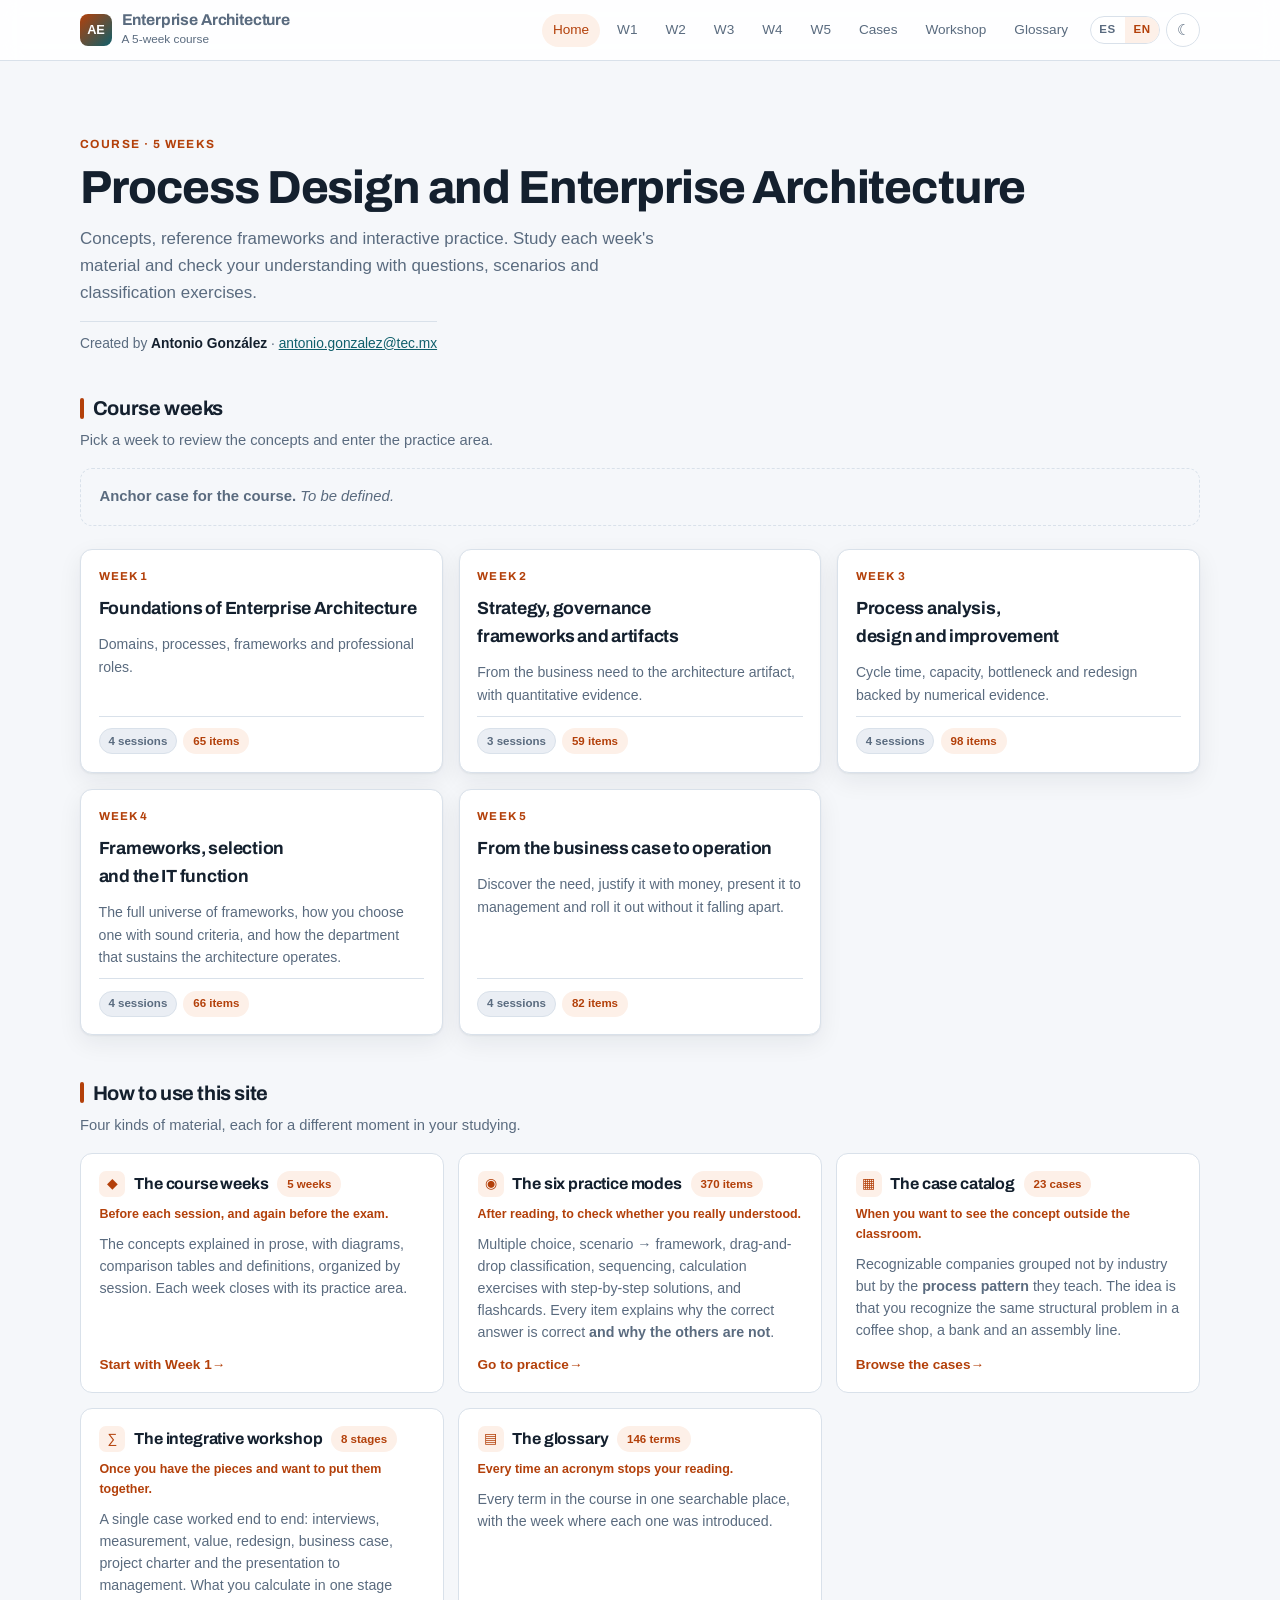
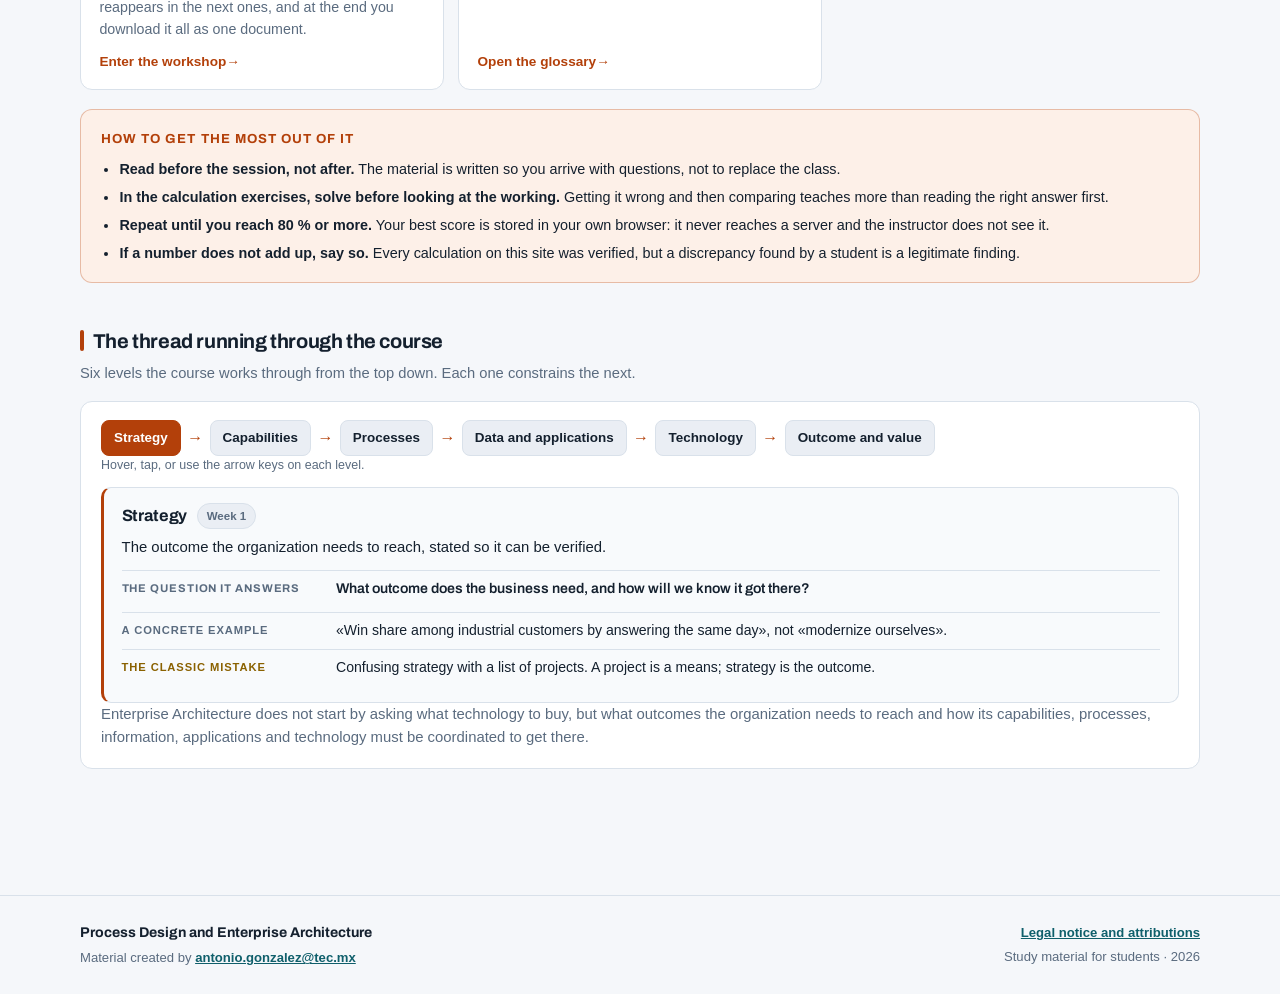
<file: index.html>
<!DOCTYPE html>
<html lang="es">
<head>
<meta charset="utf-8">
<meta http-equiv="Cache-Control" content="no-cache, must-revalidate">
<meta name="viewport" content="width=device-width, initial-scale=1">
<title data-t-titulo="inicio.tituloDoc">Diseño de Procesos y Arquitectura Empresarial</title>
<meta name="description" content="Material de estudio y práctica interactiva del curso Diseño de Procesos y Arquitectura Empresarial.">
<link rel="icon" href="data:image/svg+xml,<svg xmlns='http://www.w3.org/2000/svg' viewBox='0 0 100 100'><rect width='100' height='100' rx='22' fill='%23b3400a'/><text y='68' x='50' text-anchor='middle' font-size='52' font-family='sans-serif' font-weight='bold' fill='white'>AE</text></svg>">
<link rel="preconnect" href="https://fonts.googleapis.com">
<link rel="preconnect" href="https://fonts.gstatic.com" crossorigin>
<link rel="stylesheet" href="https://fonts.googleapis.com/css2?family=Archivo:wght@600;700&family=IBM+Plex+Mono&display=swap">
<link rel="stylesheet" href="assets/css/styles.css?v=202609021205">
<script src="assets/js/nucleo.js?v=202609021205"></script>
<script src="assets/js/idioma.js?v=202609021205"></script>
</head>
<body>

<header class="sitio"><div class="contenedor barra"></div></header>

<main>
  <div class="contenedor">

    <section class="hero">
      <div class="kicker" data-t="inicio.kicker">Curso · 5 semanas</div>
      <h1 data-t="inicio.h1">Diseño de Procesos y Arquitectura Empresarial</h1>
      <p class="lead" data-t="inicio.lead">Conceptos, marcos de referencia y práctica interactiva. Estudia el material de cada semana y comprueba lo que entendiste con reactivos, escenarios y ejercicios de clasificación.</p>
      <p class="firma" data-t="inicio.firma">Material elaborado por <b>Antonio González</b> · <a href="mailto:antonio.gonzalez@tec.mx">antonio.gonzalez@tec.mx</a></p>
    </section>

    <section class="seccion">
      <h2 data-t="inicio.semanas">Semanas del curso</h2>
      <p class="sub" data-t="inicio.semanasSub">Selecciona una semana para revisar los conceptos y entrar a la zona de práctica.</p>
      <div id="semanas"></div>
    </section>

    <section class="seccion">
      <h2 data-t="inicio.comoUsar">Cómo usar este sitio</h2>
      <p class="sub" data-t="inicio.comoUsarSub">Cuatro tipos de material, cada uno para un momento distinto del estudio.</p>
      <div id="guia"></div>
    </section>

    <section class="seccion">
      <h2 data-t="inicio.hilo">Hilo conductor del curso</h2>
      <p class="sub" data-t="inicio.hiloSub">Seis niveles que el curso recorre de arriba abajo. Cada uno acota al siguiente.</p>
      <div class="bloque">
        <div id="hilo"></div>
        <p class="hilo-cierre" data-t="inicio.hiloTexto">La Arquitectura Empresarial no comienza preguntando qué tecnología comprar, sino qué resultados necesita alcanzar la organización y cómo deben coordinarse sus capacidades, procesos, información, aplicaciones y tecnología para lograrlos.</p>
      </div>
    </section>

  </div>
</main>

<footer class="sitio"><div class="contenedor"></div></footer>

<script src="data/curso.js?v=202609021205"></script>
<script src="data/semana-1.js?v=202609021205"></script>
<script src="data/semana-2.js?v=202609021205"></script>
<script src="data/semana-3.js?v=202609021205"></script>
<script src="data/semana-4.js?v=202609021205"></script>
<script src="data/semana-5.js?v=202609021205"></script>
<script src="data/casos.js?v=202609021205"></script>
<script src="data/taller.js?v=202609021205"></script>
<script src="assets/js/vistas.js?v=202609021205"></script>
<script>
  EA.montarCascaron("inicio");
  EA.vistas.renderPortada(document.getElementById("semanas"));
  EA.vistas.renderGuia(document.getElementById("guia"));
  EA.vistas.renderHilo(document.getElementById("hilo"));
</script>
</body>
</html>
</file>
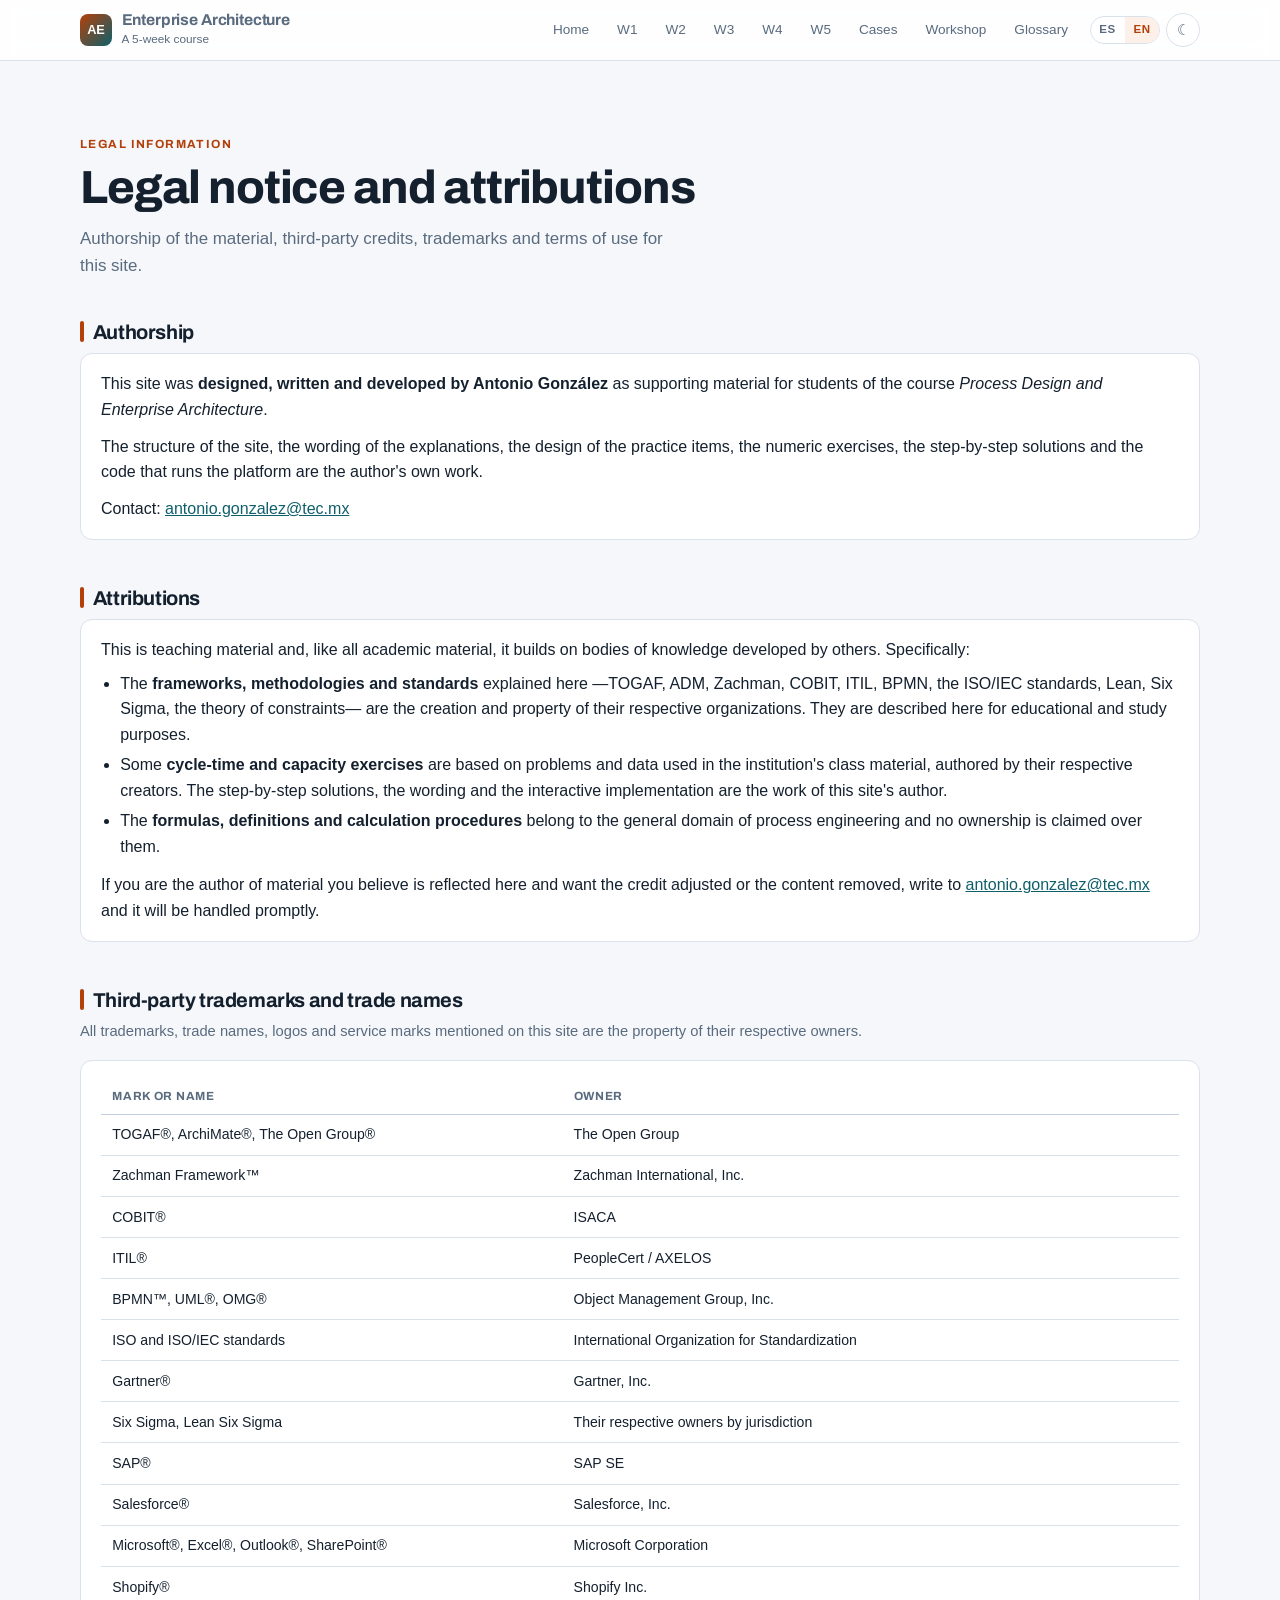
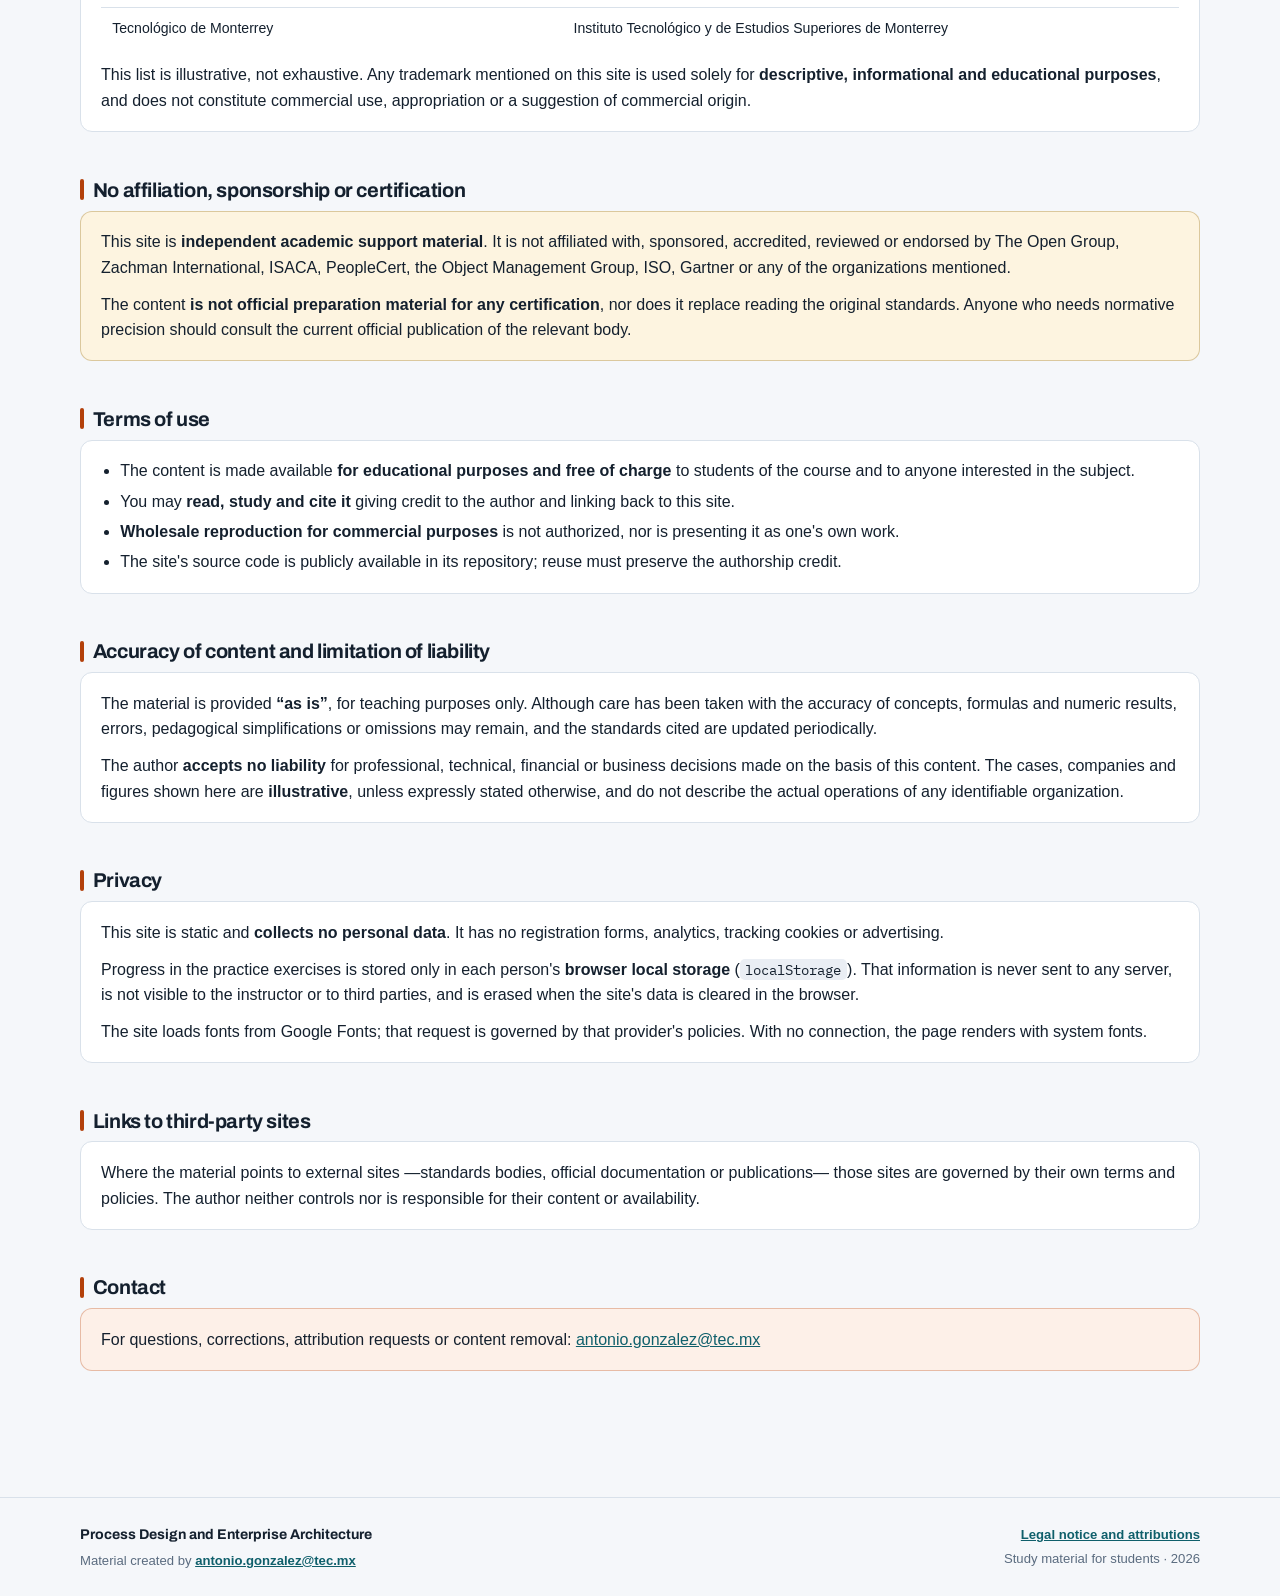
<file: aviso-legal.html>
<!DOCTYPE html>
<html lang="es">
<head>
<meta charset="utf-8">
<meta http-equiv="Cache-Control" content="no-cache, must-revalidate">
<meta name="viewport" content="width=device-width, initial-scale=1">
<title data-t-titulo="legal.tituloDoc">Aviso legal y atribuciones · Arquitectura Empresarial</title>
<meta name="description" content="Autoría, atribuciones, marcas de terceros y condiciones de uso del material del curso.">
<link rel="icon" href="data:image/svg+xml,<svg xmlns='http://www.w3.org/2000/svg' viewBox='0 0 100 100'><rect width='100' height='100' rx='22' fill='%23b3400a'/><text y='68' x='50' text-anchor='middle' font-size='52' font-family='sans-serif' font-weight='bold' fill='white'>AE</text></svg>">
<link rel="preconnect" href="https://fonts.googleapis.com">
<link rel="preconnect" href="https://fonts.gstatic.com" crossorigin>
<link rel="stylesheet" href="https://fonts.googleapis.com/css2?family=Archivo:wght@600;700&family=IBM+Plex+Mono&display=swap">
<link rel="stylesheet" href="assets/css/styles.css?v=202609021205">
<script src="assets/js/nucleo.js?v=202609021205"></script>
<script src="assets/js/idioma.js?v=202609021205"></script>
</head>
<body>

<header class="sitio"><div class="contenedor barra"></div></header>

<main>
  <div class="contenedor">

    <section class="hero">
      <div class="kicker" data-t="legal.kicker">Información legal</div>
      <h1 data-t="legal.h1">Aviso legal y atribuciones</h1>
      <p class="lead" data-t="legal.lead">Autoría del material, créditos de terceros, marcas registradas y condiciones de uso de este sitio.</p>
    </section>

    <section class="seccion">
      <h2 data-t="legal.autoria.h">Autoría</h2>
      <div class="bloque">
        <p data-t="legal.autoria.p1">Este sitio fue <b>diseñado, redactado y desarrollado por Antonio González</b> como material de apoyo
        para los estudiantes del curso <i>Diseño de Procesos y Arquitectura Empresarial</i>.</p>
        <p data-t="legal.autoria.p2">La estructura del sitio, la redacción de las explicaciones, el diseño de los reactivos de práctica,
        los ejercicios numéricos, las soluciones paso a paso y el código que hace funcionar la plataforma son
        obra del autor.</p>
        <p data-t="legal.autoria.p3">Contacto: <a href="mailto:antonio.gonzalez@tec.mx">antonio.gonzalez@tec.mx</a></p>
      </div>
    </section>

    <section class="seccion">
      <h2 data-t="legal.atrib.h">Atribuciones</h2>
      <div class="bloque">
        <p data-t="legal.atrib.p1">Este material es de naturaleza didáctica y, como todo material académico, se apoya en cuerpos de
        conocimiento desarrollados por terceros. En particular:</p>
        <ul>
          <li data-t="legal.atrib.li1">Los <b>marcos de referencia, metodologías y estándares</b> que aquí se explican —TOGAF, ADM,
          Zachman, COBIT, ITIL, BPMN, las normas ISO/IEC, Lean, Six Sigma, la teoría de restricciones— son
          creación y propiedad de sus respectivas organizaciones. Aquí se describen con fines educativos y
          de estudio.</li>
          <li data-t="legal.atrib.li2">Algunos <b>ejercicios de cálculo de tiempo de ciclo y capacidad</b> se basan en planteamientos y
          datos utilizados en el material de clase de la institución, cuya autoría corresponde a sus
          respectivos elaboradores. Las soluciones paso a paso, la redacción y la implementación interactiva
          son del autor de este sitio.</li>
          <li data-t="legal.atrib.li3">Las <b>fórmulas, definiciones y procedimientos de cálculo</b> pertenecen al dominio general de la
          ingeniería de procesos y no se reclama titularidad sobre ellos.</li>
        </ul>
        <p data-t="legal.atrib.p2">Si eres autor de algún material que consideras reflejado aquí y deseas que se ajuste el crédito o
        se retire el contenido, escribe a <a href="mailto:antonio.gonzalez@tec.mx">antonio.gonzalez@tec.mx</a>
        y se atenderá a la brevedad.</p>
      </div>
    </section>

    <section class="seccion">
      <h2 data-t="legal.marcas.h">Marcas y nombres comerciales de terceros</h2>
      <p class="sub" data-t="legal.marcas.sub">Todas las marcas, nombres comerciales, logotipos y marcas de servicio mencionados en este
      sitio son propiedad de sus respectivos titulares.</p>

      <div class="bloque">
        <div class="tabla-envoltura">
          <table class="datos">
            <thead>
              <tr><th data-t="legal.marcas.th1">Marca o denominación</th><th data-t="legal.marcas.th2">Titular</th></tr>
            </thead>
            <tbody>
              <tr><td>TOGAF®, ArchiMate®, The Open Group®</td><td>The Open Group</td></tr>
              <tr><td>Zachman Framework™</td><td>Zachman International, Inc.</td></tr>
              <tr><td>COBIT®</td><td>ISACA</td></tr>
              <tr><td>ITIL®</td><td>PeopleCert / AXELOS</td></tr>
              <tr><td>BPMN™, UML®, OMG®</td><td>Object Management Group, Inc.</td></tr>
              <tr><td data-t="legal.marcas.iso">Normas ISO e ISO/IEC</td><td>International Organization for Standardization</td></tr>
              <tr><td>Gartner®</td><td>Gartner, Inc.</td></tr>
              <tr><td>Six Sigma, Lean Six Sigma</td><td data-t="legal.marcas.six">Sus respectivos titulares según jurisdicción</td></tr>
              <tr><td>SAP®</td><td>SAP SE</td></tr>
              <tr><td>Salesforce®</td><td>Salesforce, Inc.</td></tr>
              <tr><td>Microsoft®, Excel®, Outlook®, SharePoint®</td><td>Microsoft Corporation</td></tr>
              <tr><td>Shopify®</td><td>Shopify Inc.</td></tr>
              <tr><td>Tecnológico de Monterrey</td><td>Instituto Tecnológico y de Estudios Superiores de Monterrey</td></tr>
            </tbody>
          </table>
        </div>
        <p style="margin-top:.9rem" data-t="legal.marcas.p">Esta lista es enunciativa y no limitativa. La mención de cualquier marca en
        este sitio se hace únicamente con <b>fines descriptivos, informativos y educativos</b>, y no constituye
        uso comercial, apropiación ni sugerencia de origen empresarial.</p>
      </div>
    </section>

    <section class="seccion">
      <h2 data-t="legal.afil.h">Ausencia de afiliación, patrocinio y certificación</h2>
      <div class="bloque nota">
        <p data-t="legal.afil.p1">Este sitio es un <b>material de apoyo académico independiente</b>. No está afiliado, patrocinado,
        acreditado, revisado ni avalado por The Open Group, Zachman International, ISACA, PeopleCert, el
        Object Management Group, ISO, Gartner ni por ninguna de las organizaciones mencionadas.</p>
        <p data-t="legal.afil.p2">El contenido <b>no constituye material oficial de preparación para ninguna certificación</b>, ni
        sustituye la lectura de los estándares originales. Quien requiera precisión normativa debe consultar
        la publicación oficial vigente del organismo correspondiente.</p>
      </div>
    </section>

    <section class="seccion">
      <h2 data-t="legal.uso.h">Condiciones de uso</h2>
      <div class="bloque">
        <ul>
          <li data-t="legal.uso.li1">El contenido se pone a disposición <b>con fines educativos y sin costo</b> para los estudiantes
          del curso y para cualquier persona interesada en el tema.</li>
          <li data-t="legal.uso.li2">Se permite <b>consultarlo, estudiarlo y citarlo</b> dando crédito al autor y enlazando a este sitio.</li>
          <li data-t="legal.uso.li3">No se autoriza su <b>reproducción total con fines comerciales</b> ni su presentación como obra
          propia por parte de terceros.</li>
          <li data-t="legal.uso.li4">El código fuente del sitio está disponible públicamente en su repositorio; su reutilización
          debe conservar el crédito de autoría.</li>
        </ul>
      </div>
    </section>

    <section class="seccion">
      <h2 data-t="legal.exact.h">Exactitud del contenido y limitación de responsabilidad</h2>
      <div class="bloque">
        <p data-t="legal.exact.p1">El material se ofrece <b>“tal cual”</b>, con propósitos exclusivamente didácticos. Aunque se ha
        procurado la exactitud de conceptos, fórmulas y resultados numéricos, pueden existir errores,
        simplificaciones pedagógicas u omisiones, y los estándares citados se actualizan periódicamente.</p>
        <p data-t="legal.exact.p2">El autor <b>no asume responsabilidad</b> por decisiones profesionales, técnicas, financieras o de
        negocio que se tomen con base en este contenido. Los casos, empresas y cifras que aquí aparecen son
        <b>ilustrativos y ficticios</b>, salvo mención expresa, y no describen la operación real de ninguna
        organización identificable.</p>
      </div>
    </section>

    <section class="seccion">
      <h2 data-t="legal.priv.h">Privacidad</h2>
      <div class="bloque">
        <p data-t="legal.priv.p1">Este sitio es estático y <b>no recolecta datos personales</b>. No tiene formularios de registro,
        analítica, cookies de seguimiento ni publicidad.</p>
        <p data-t="legal.priv.p2">El avance en los ejercicios de práctica se guarda únicamente en el <b>almacenamiento local del
        navegador</b> de cada persona (<code>localStorage</code>). Esa información no se transmite a ningún
        servidor, no es visible para el profesor ni para terceros, y se elimina al borrar los datos del
        sitio en el navegador.</p>
        <p data-t="legal.priv.p3">El sitio carga tipografías desde Google Fonts; esa solicitud se rige por las políticas de dicho
        proveedor. Si no hay conexión, la página se muestra con las tipografías del sistema.</p>
      </div>
    </section>

    <section class="seccion">
      <h2 data-t="legal.enlaces.h">Enlaces a sitios de terceros</h2>
      <div class="bloque">
        <p data-t="legal.enlaces.p">Cuando el material remite a sitios externos —organismos de estandarización, documentación oficial o
        publicaciones—, dichos sitios se rigen por sus propios términos y políticas. El autor no controla ni
        se responsabiliza por su contenido ni por su disponibilidad.</p>
      </div>
    </section>

    <section class="seccion">
      <h2 data-t="legal.contacto.h">Contacto</h2>
      <div class="bloque clave">
        <p data-t="legal.contacto.p">Para dudas, correcciones, solicitudes de atribución o de retiro de contenido:
        <a href="mailto:antonio.gonzalez@tec.mx">antonio.gonzalez@tec.mx</a></p>
      </div>
    </section>

  </div>
</main>

<footer class="sitio"><div class="contenedor"></div></footer>

<script src="data/curso.js?v=202609021205"></script>
<script src="data/semana-1.js?v=202609021205"></script>
<script src="data/semana-2.js?v=202609021205"></script>
<script src="data/semana-3.js?v=202609021205"></script>
<script src="data/semana-4.js?v=202609021205"></script>
<script src="data/semana-5.js?v=202609021205"></script>
<script>
  EA.montarCascaron("aviso");
</script>
</body>
</html>
</file>
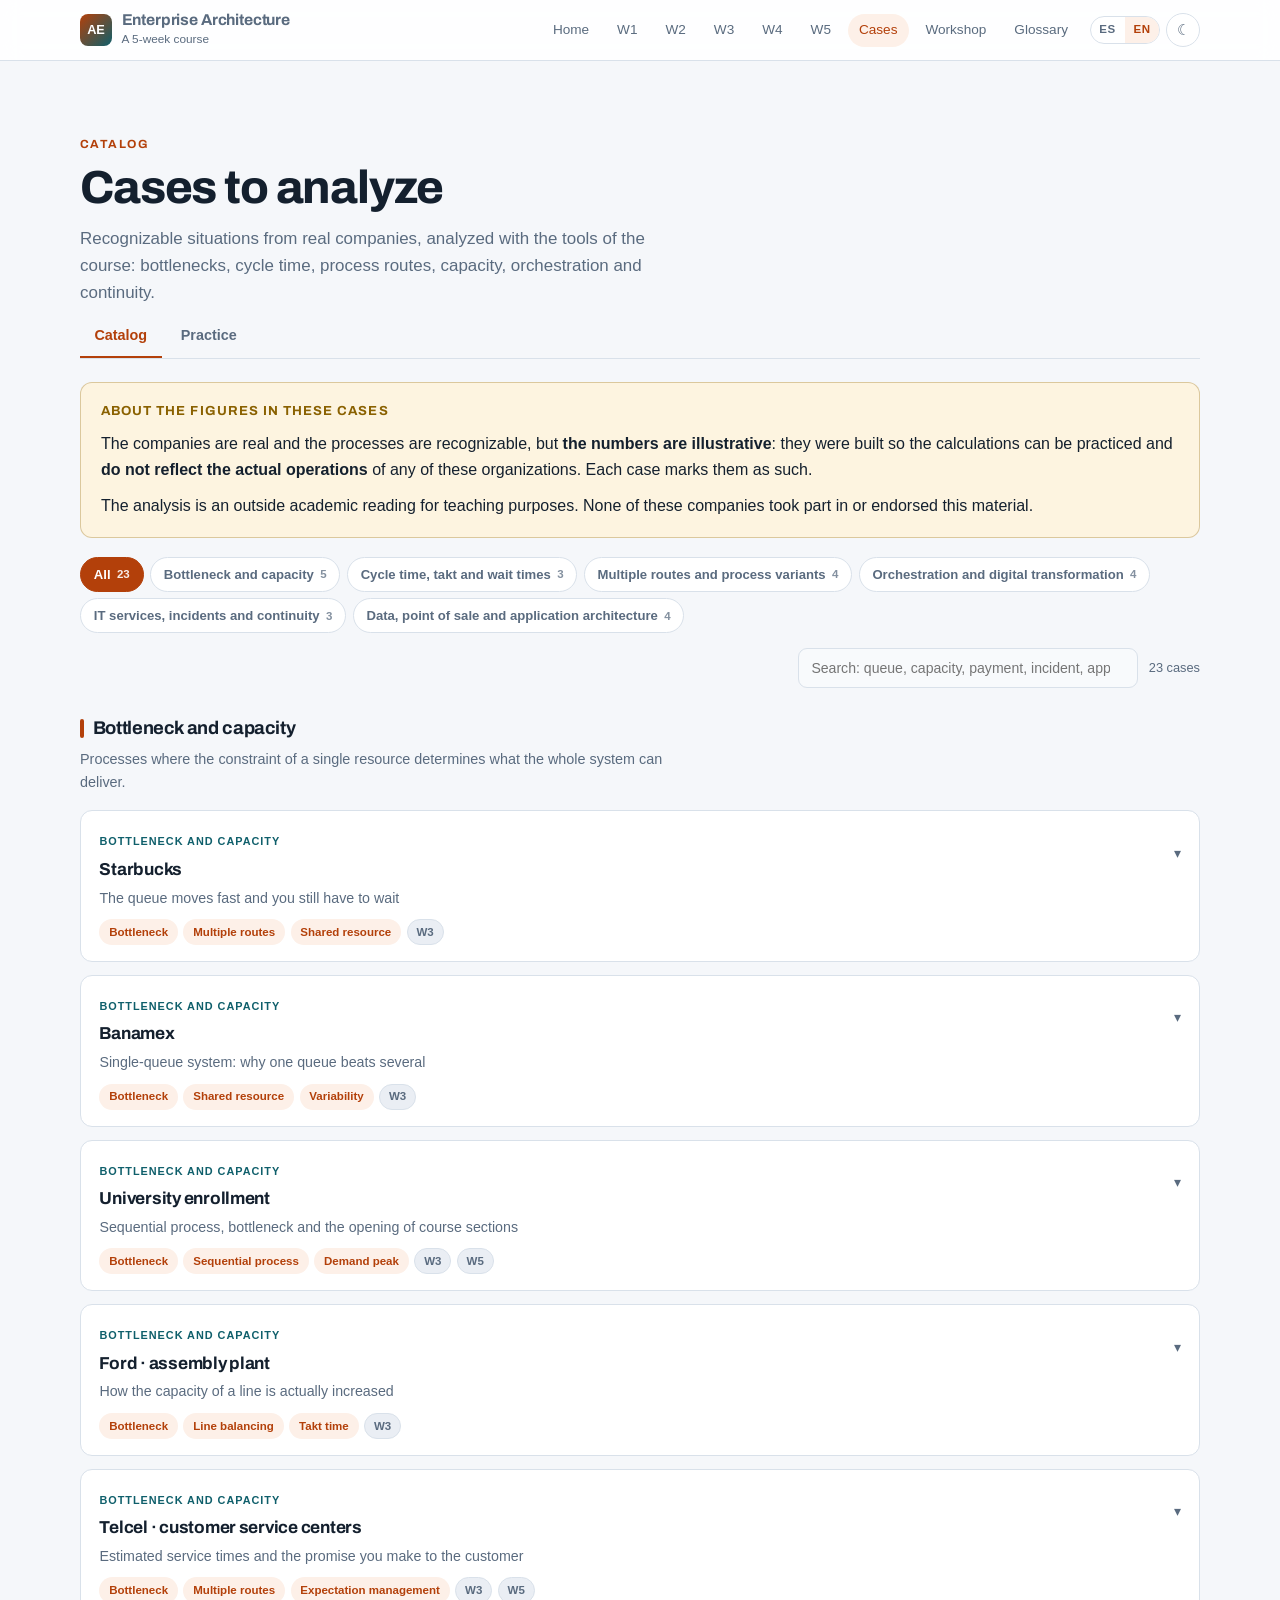
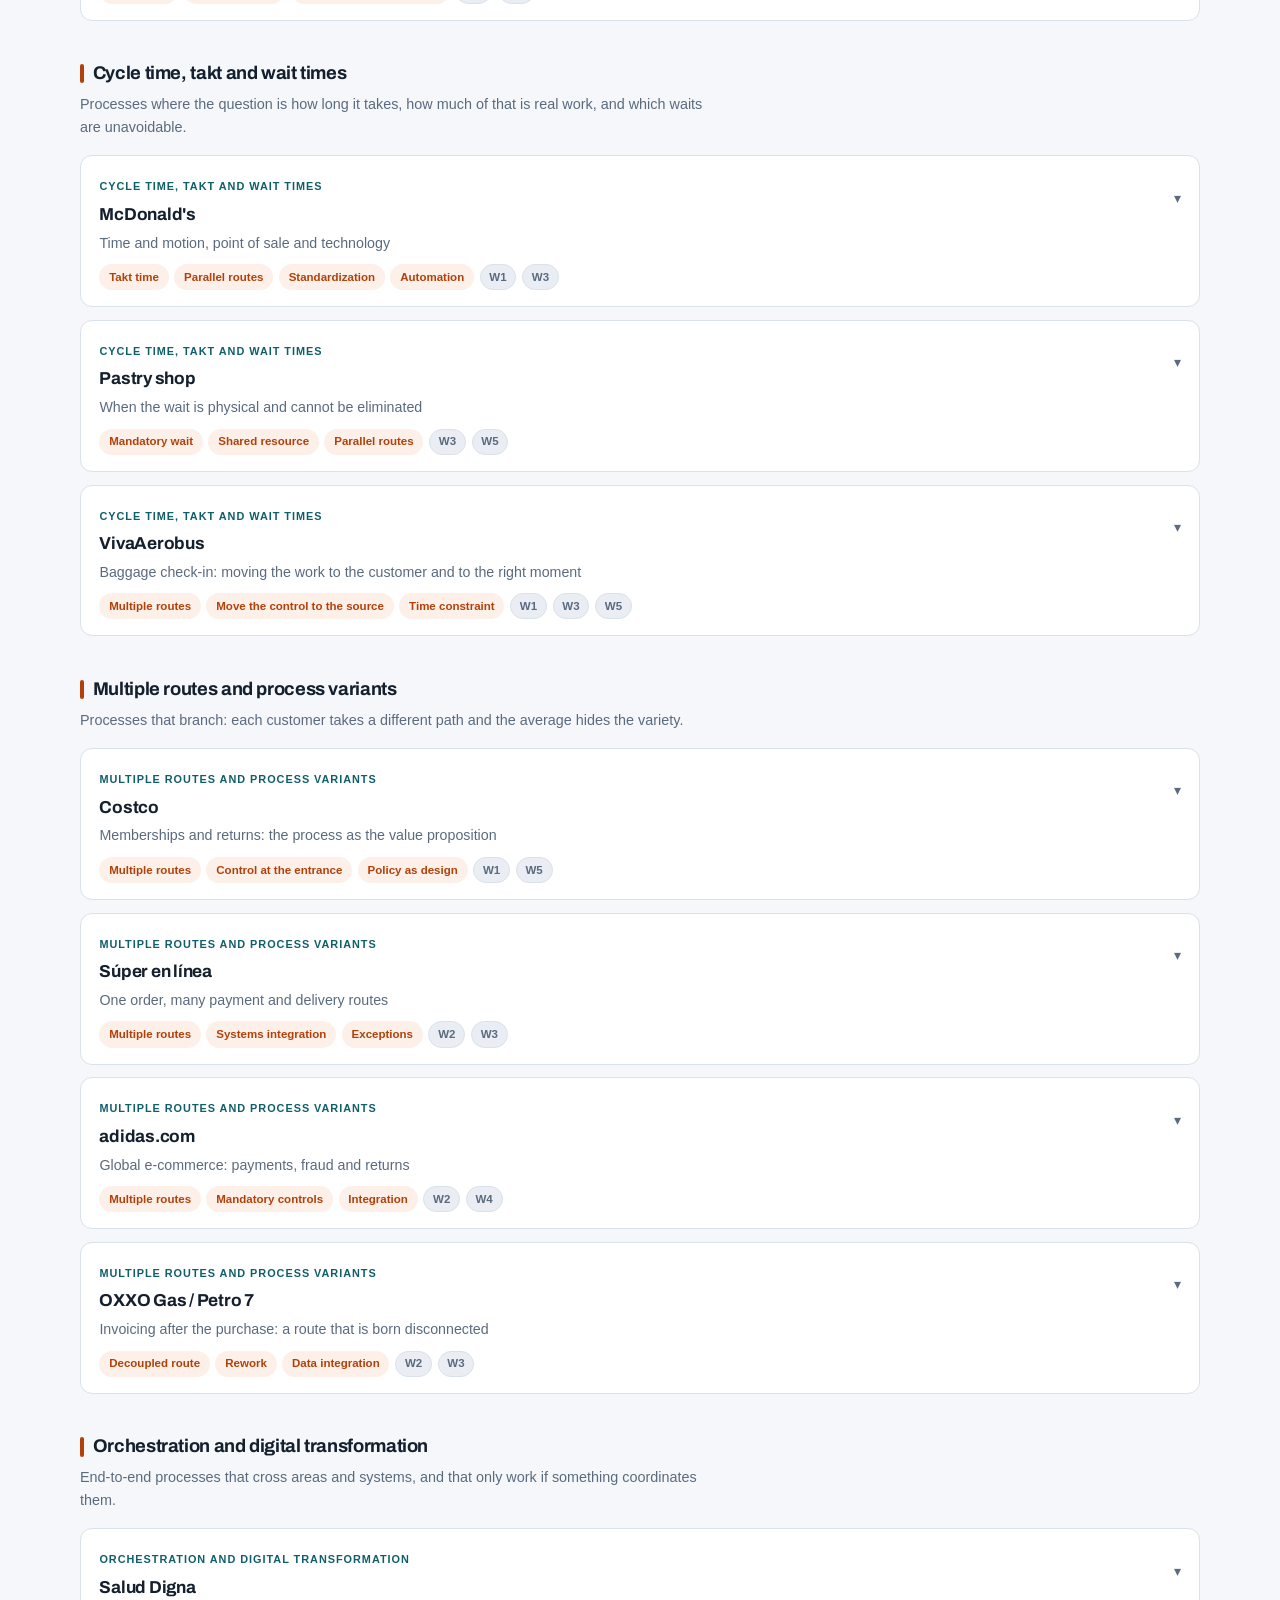
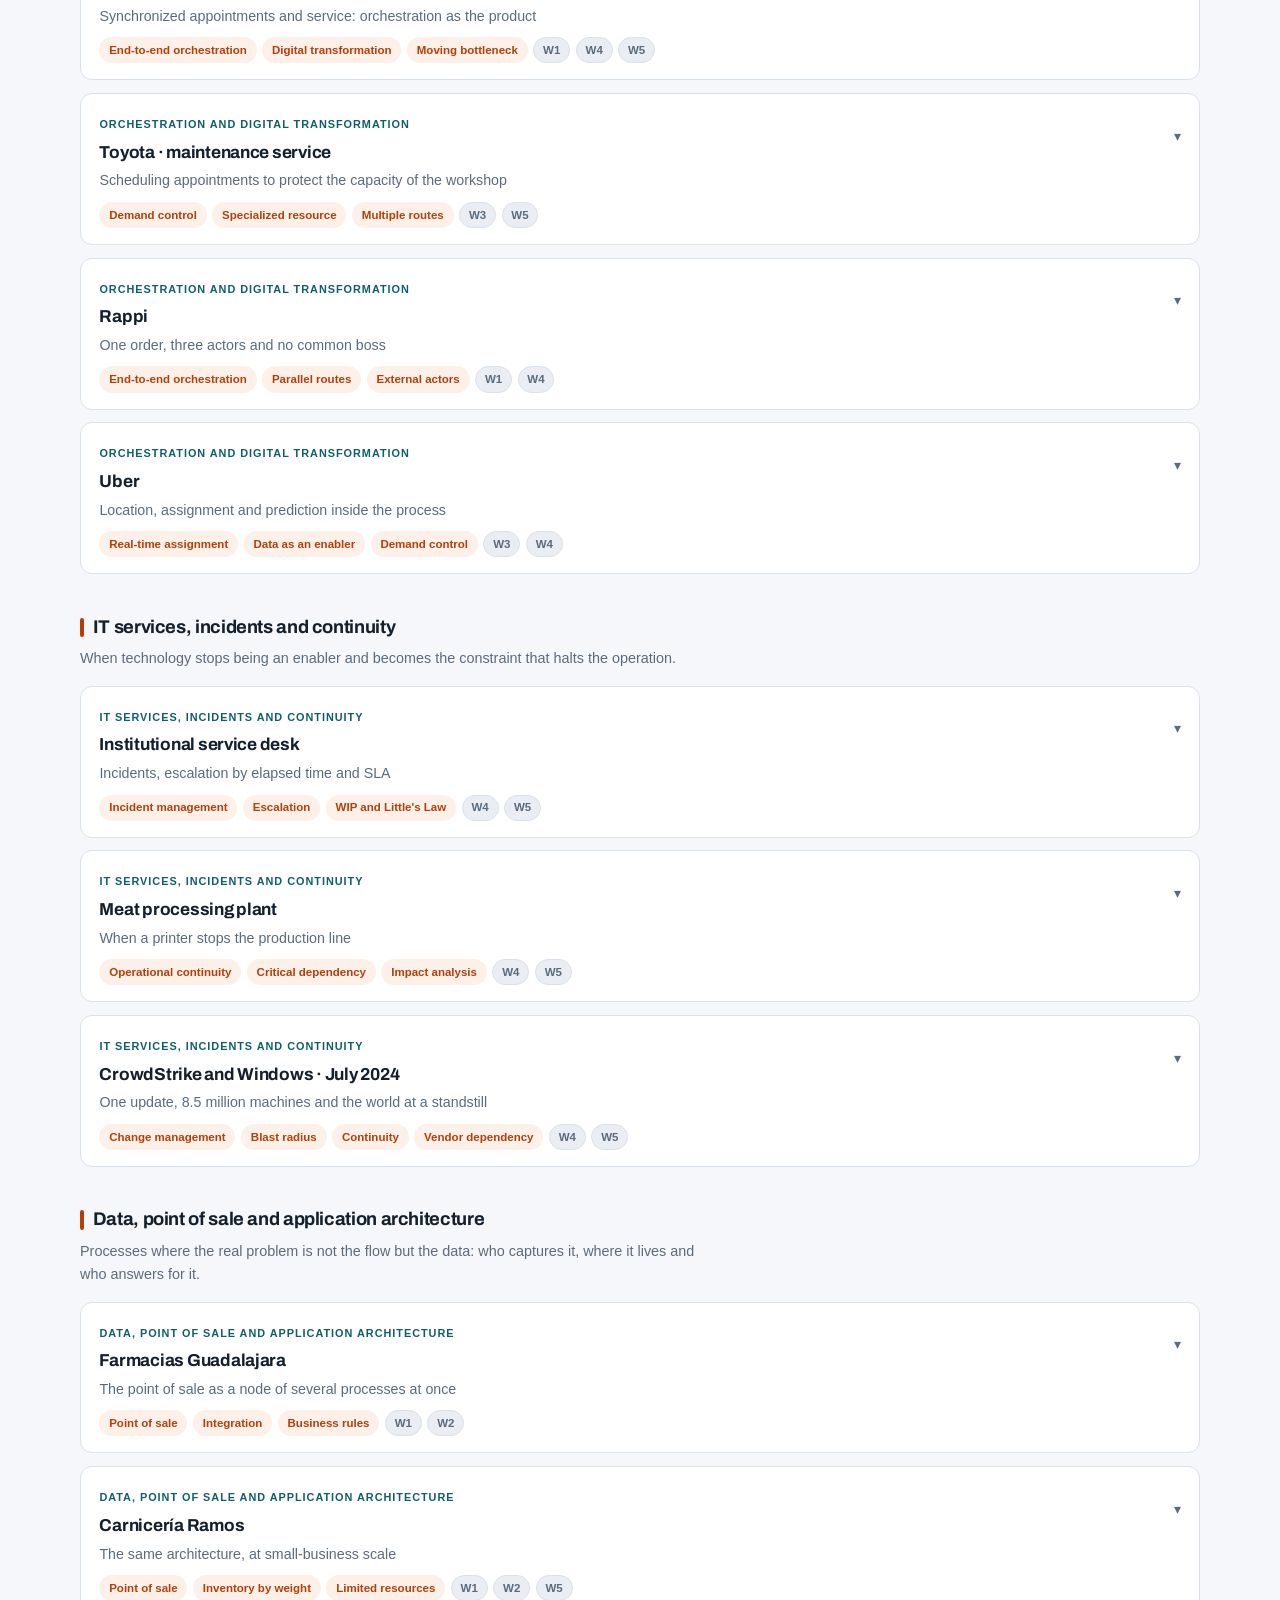
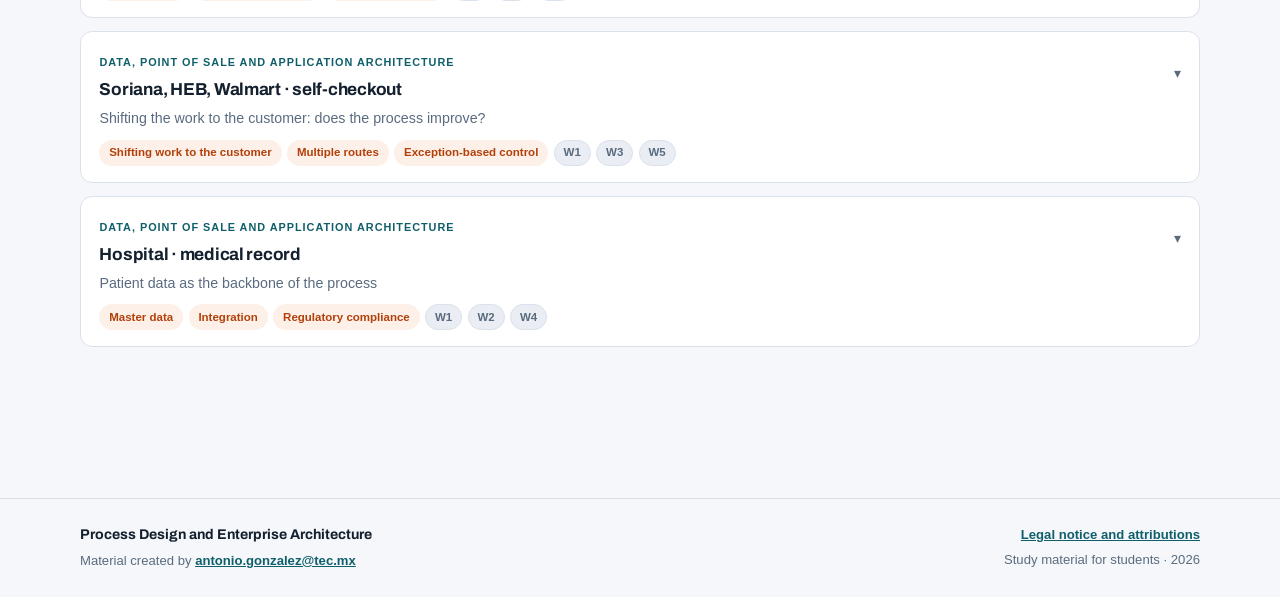
<file: casos.html>
<!DOCTYPE html>
<html lang="es">
<head>
<meta charset="utf-8">
<meta http-equiv="Cache-Control" content="no-cache, must-revalidate">
<meta name="viewport" content="width=device-width, initial-scale=1">
<title data-t-titulo="casos.tituloDoc">Casos · Arquitectura Empresarial</title>
<meta name="description" content="Catálogo de casos reales de diseño de procesos y arquitectura empresarial para analizar en clase.">
<link rel="icon" href="data:image/svg+xml,<svg xmlns='http://www.w3.org/2000/svg' viewBox='0 0 100 100'><rect width='100' height='100' rx='22' fill='%23b3400a'/><text y='68' x='50' text-anchor='middle' font-size='52' font-family='sans-serif' font-weight='bold' fill='white'>AE</text></svg>">
<link rel="preconnect" href="https://fonts.googleapis.com">
<link rel="preconnect" href="https://fonts.gstatic.com" crossorigin>
<link rel="stylesheet" href="https://fonts.googleapis.com/css2?family=Archivo:wght@600;700&family=IBM+Plex+Mono&display=swap">
<link rel="stylesheet" href="assets/css/styles.css?v=202609021205">
<script src="assets/js/nucleo.js?v=202609021205"></script>
<script src="assets/js/idioma.js?v=202609021205"></script>
</head>
<body>

<header class="sitio"><div class="contenedor barra"></div></header>

<main>
  <div class="contenedor">

    <section class="hero">
      <div class="kicker" data-t="casos.kicker">Catálogo</div>
      <h1 data-t="casos.titulo">Casos para analizar</h1>
      <p class="lead" data-t="casos.lead">Situaciones reconocibles de empresas reales, analizadas con las herramientas del curso: cuellos de botella, tiempo de ciclo, rutas del proceso, capacidad, orquestación y continuidad.</p>
    </section>

    <div class="pestanas" role="tablist">
      <button id="tab-casos" role="tab" aria-selected="true" data-t="casos.tab">Catálogo</button>
      <button id="tab-practica" role="tab" aria-selected="false" data-t="tab.practica">Práctica</button>
    </div>

    <div id="panel-casos" role="tabpanel">

      <div class="bloque nota" style="margin-bottom:1.2rem">
        <h4 data-t="casos.avisoTitulo">Sobre las cifras de estos casos</h4>
        <p data-t="casos.avisoP1">Las empresas son reales y los procesos son reconocibles, pero <b>los números son ilustrativos</b>: se
        construyeron para poder practicar el cálculo y <b>no corresponden a la operación real</b> de ninguna de
        estas organizaciones. Están marcados como tales en cada ficha.</p>
        <p data-t="casos.avisoP2">El análisis es una lectura académica desde afuera, con fines didácticos. Ninguna de estas empresas
        participó ni avaló este material.</p>
      </div>

      <div class="barra-filtros">
        <div class="chips" id="filtros"></div>
        <div class="busqueda-casos">
          <input id="buscar-caso" type="search" data-t-attr="placeholder:casos.buscar" placeholder="Buscar: cola, capacidad, pago, incidente, cita…">
          <span class="contador" id="contador"></span>
        </div>
      </div>

      <div id="catalogo"></div>
    </div>

    <div id="panel-practica" role="tabpanel" hidden></div>

  </div>
</main>

<footer class="sitio"><div class="contenedor"></div></footer>

<script src="data/curso.js?v=202609021205"></script>
<script src="data/semana-1.js?v=202609021205"></script>
<script src="data/semana-2.js?v=202609021205"></script>
<script src="data/semana-3.js?v=202609021205"></script>
<script src="data/semana-4.js?v=202609021205"></script>
<script src="data/semana-5.js?v=202609021205"></script>
<script src="assets/js/vistas.js?v=202609021205"></script>
<script src="assets/js/practica.js?v=202609021205"></script>
<script src="assets/js/casos.js?v=202609021205"></script>
<script src="data/casos.js?v=202609021205"></script>
<script>
(function () {
  EA.montarCascaron("casos");

  EA.vistas.renderCatalogoCasos(
    document.getElementById("catalogo"),
    document.getElementById("filtros"),
    document.getElementById("buscar-caso"),
    document.getElementById("contador")
  );

  const banco = EA.obtenerCasos();
  EA.practica.crear({ id: "casos", practica: banco.practica || {} },
                    document.getElementById("panel-practica"));

  const tabC = document.getElementById("tab-casos");
  const tabP = document.getElementById("tab-practica");
  const panC = document.getElementById("panel-casos");
  const panP = document.getElementById("panel-practica");

  function activa(cual) {
    const esCatalogo = cual === "casos";
    tabC.setAttribute("aria-selected", String(esCatalogo));
    tabP.setAttribute("aria-selected", String(!esCatalogo));
    panC.hidden = !esCatalogo;
    panP.hidden = esCatalogo;
  }
  tabC.addEventListener("click", function () { activa("casos"); });
  tabP.addEventListener("click", function () { activa("practica"); });
})();
</script>
</body>
</html>
</file>
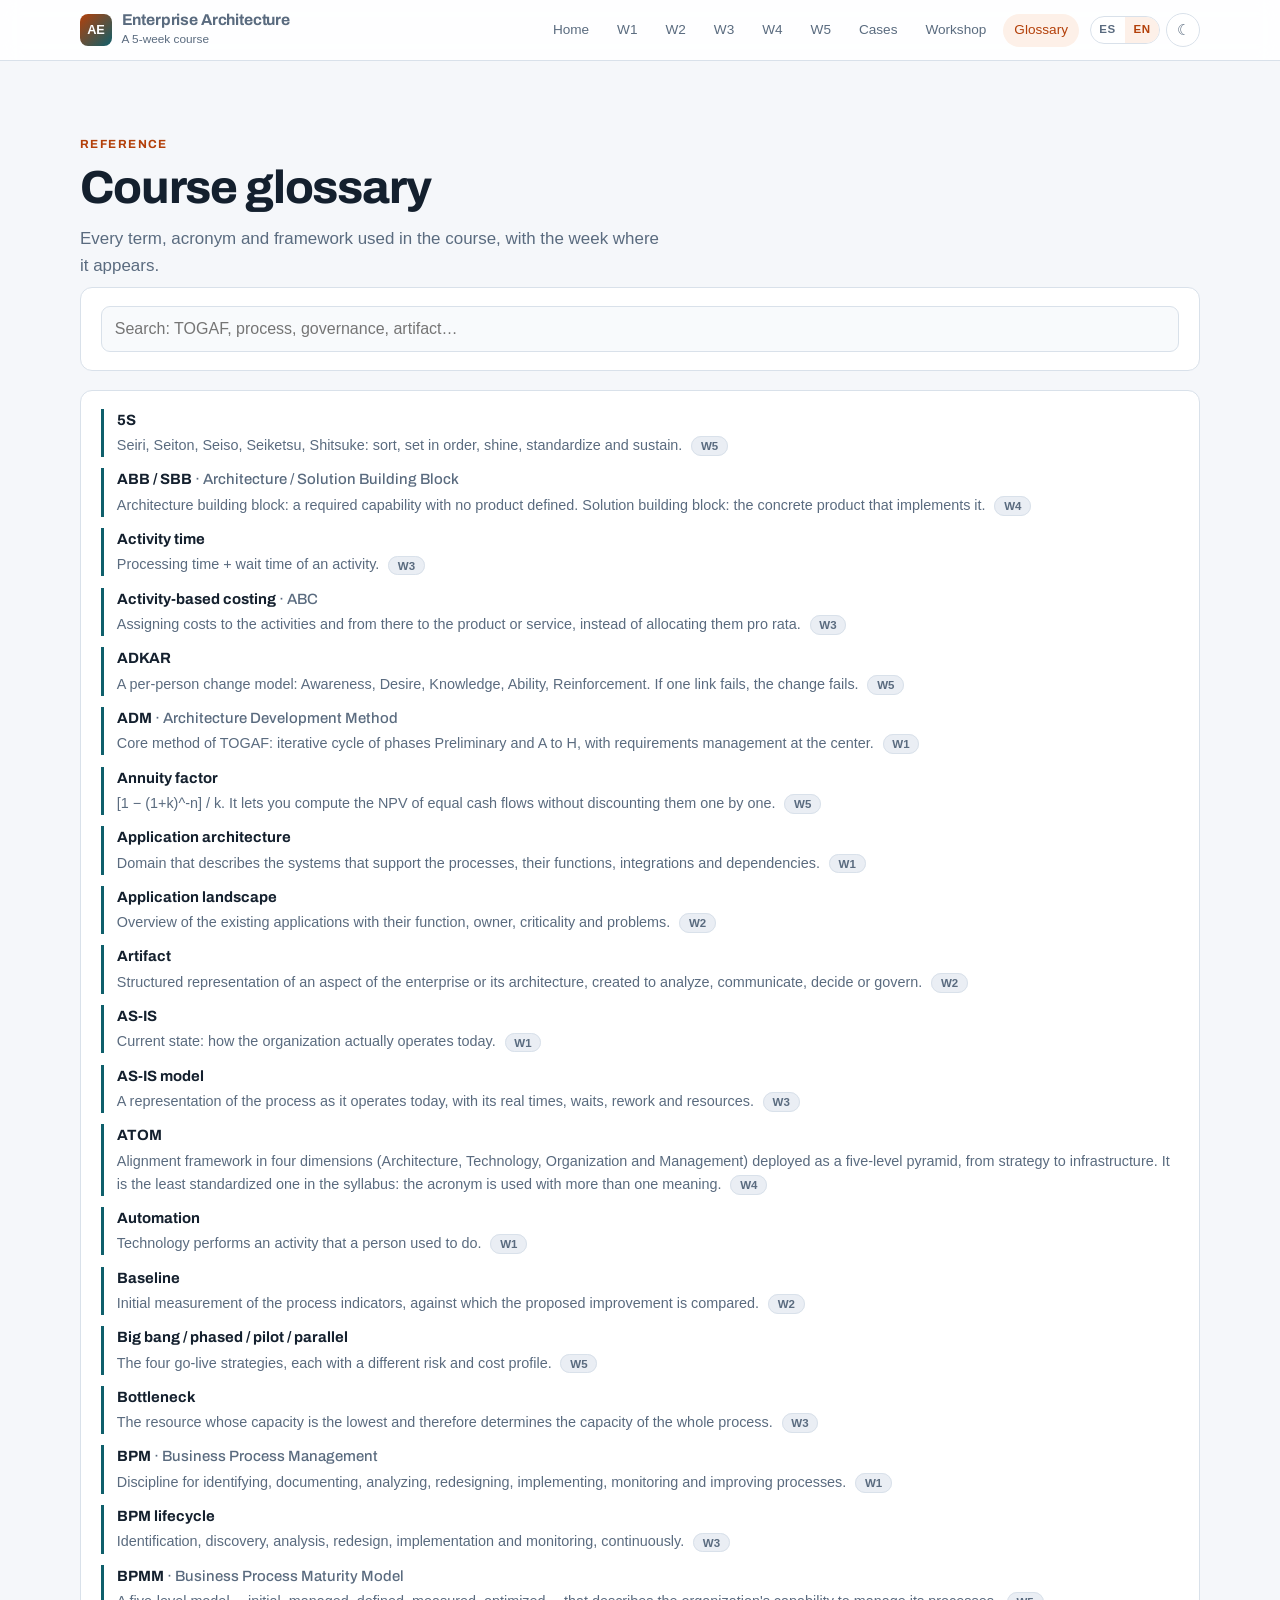
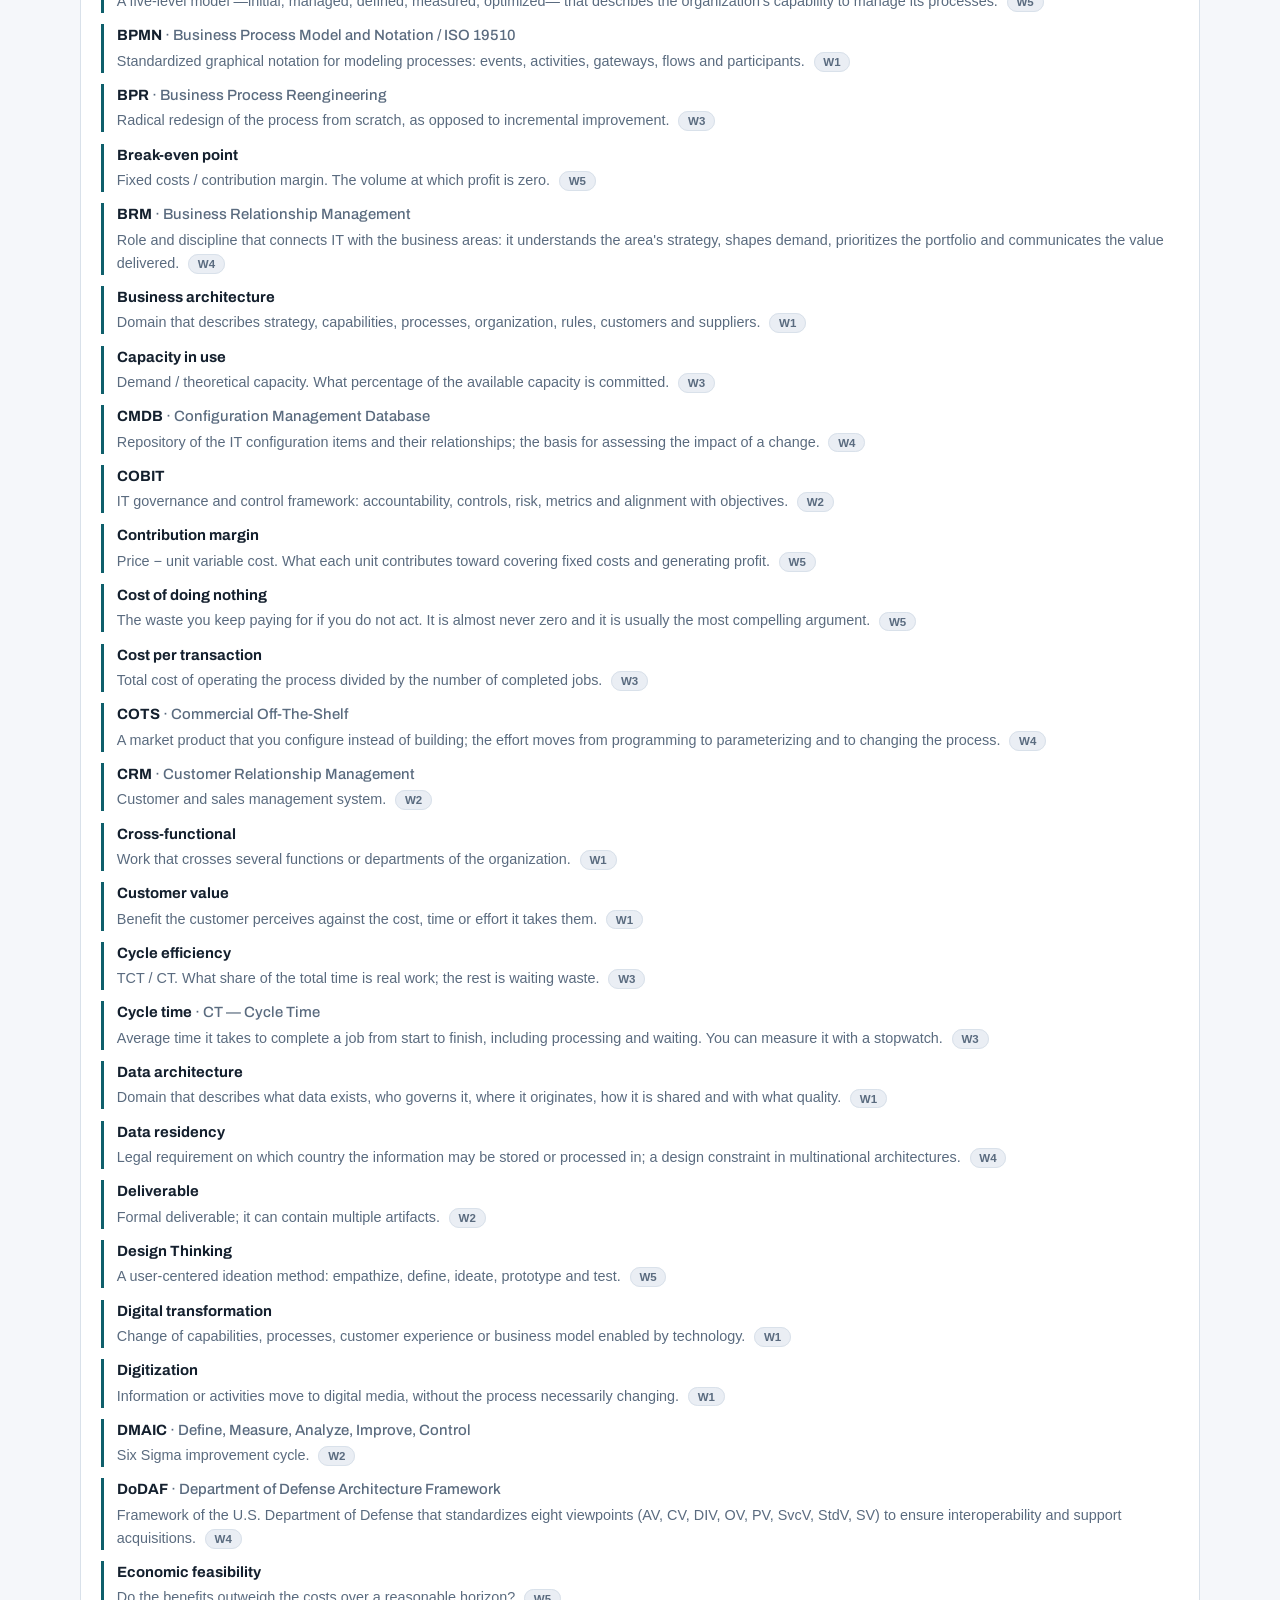
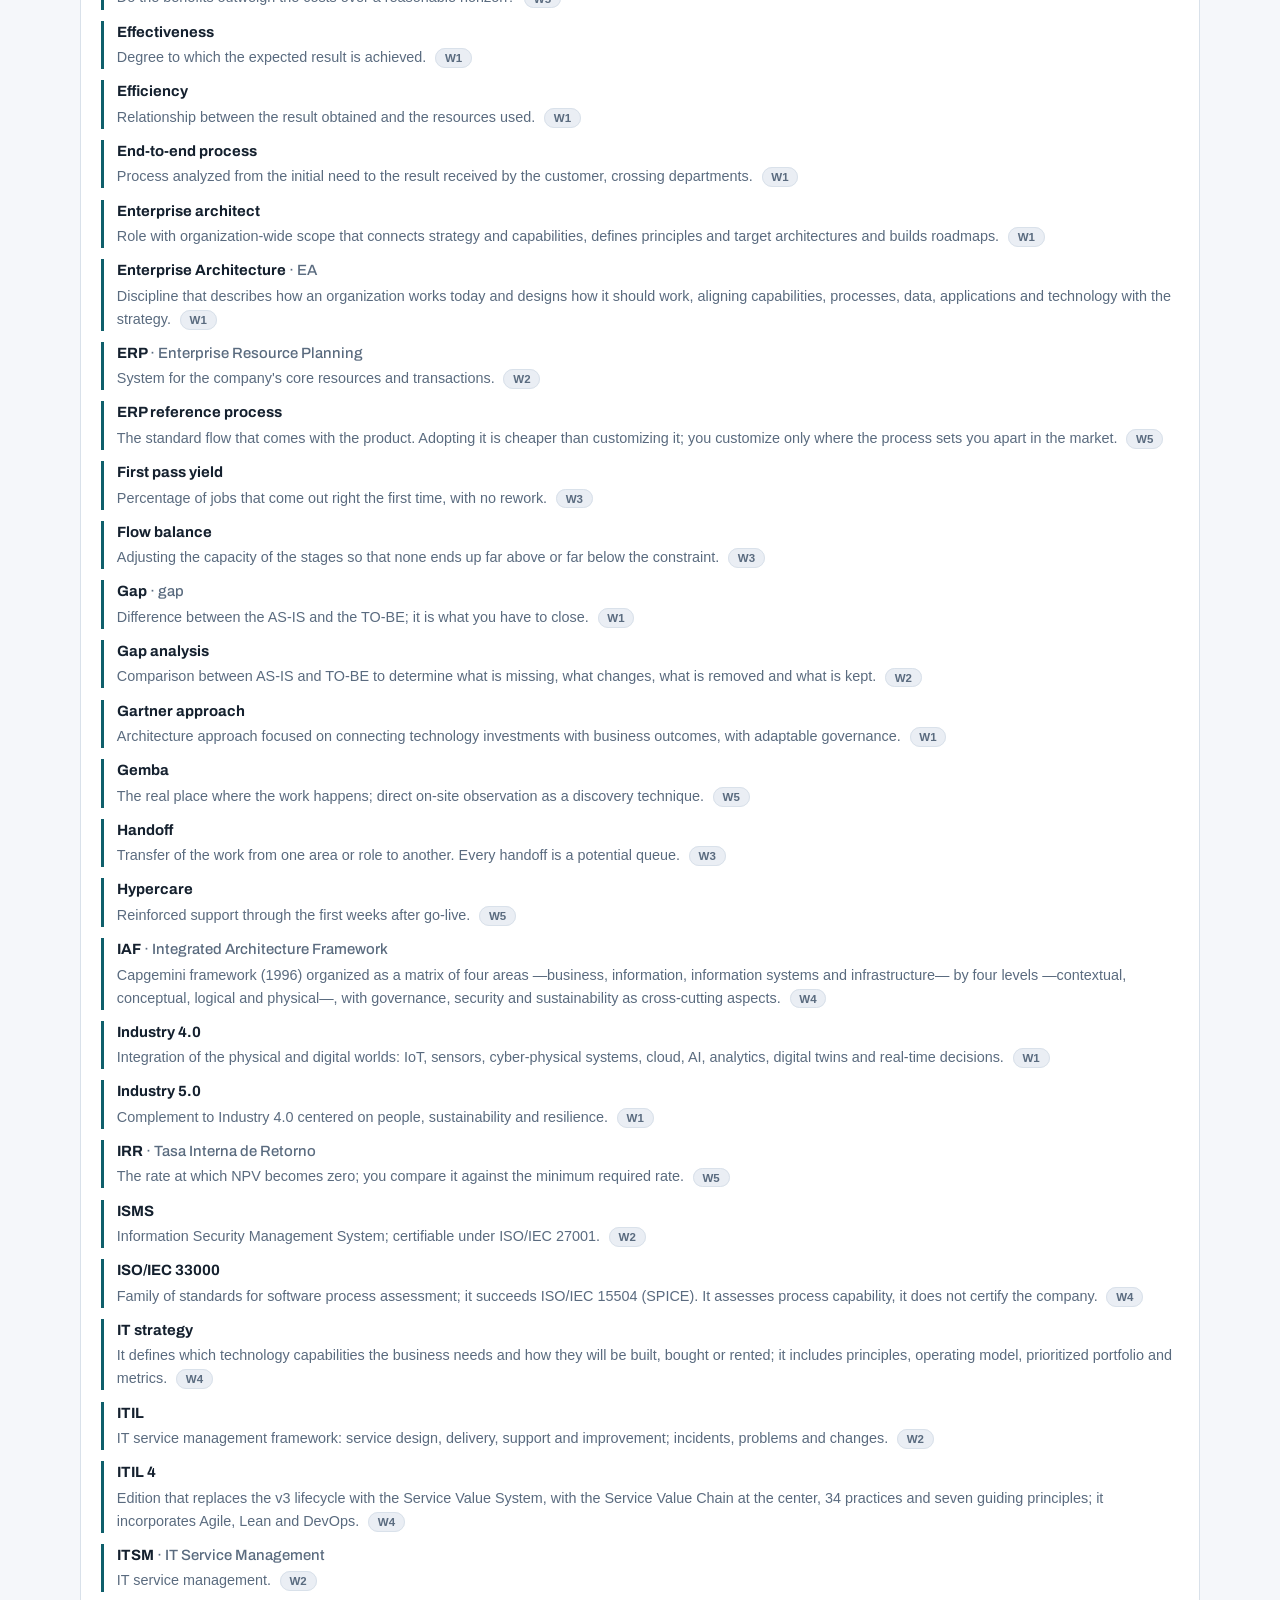
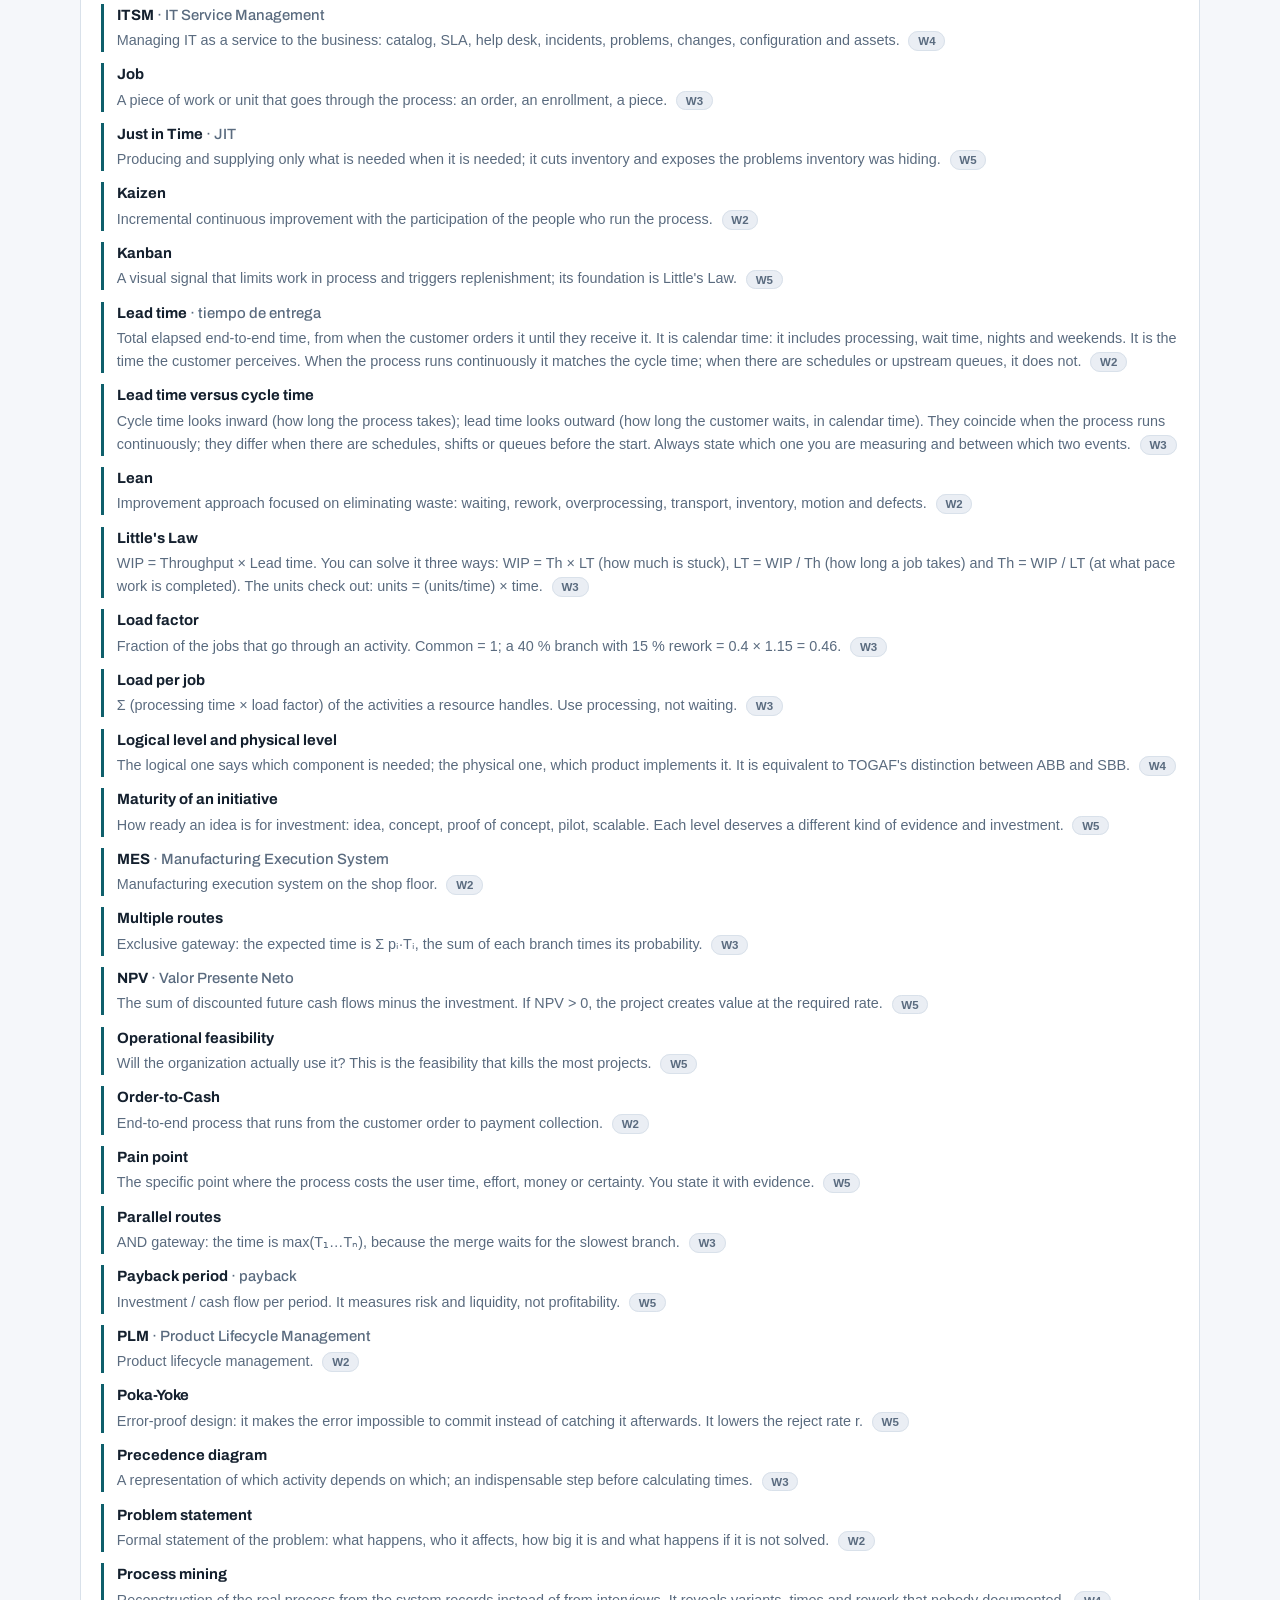
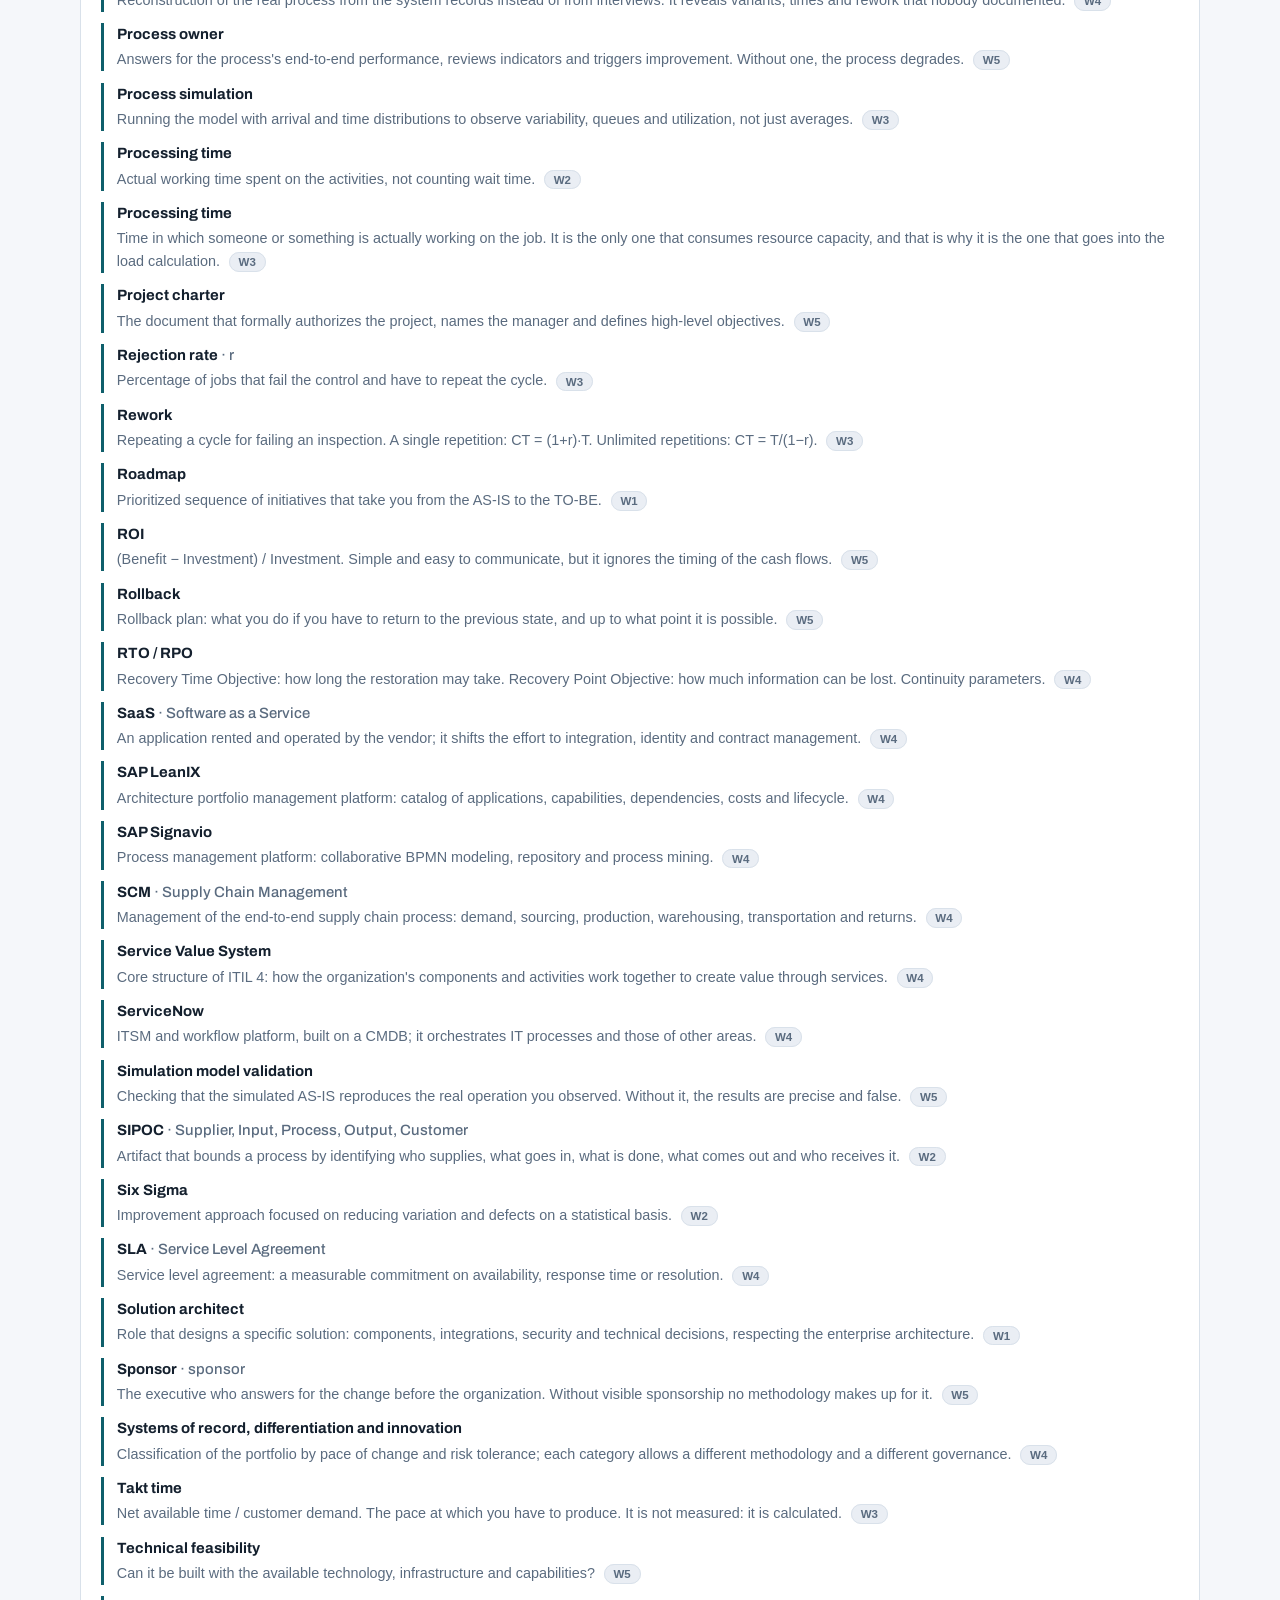
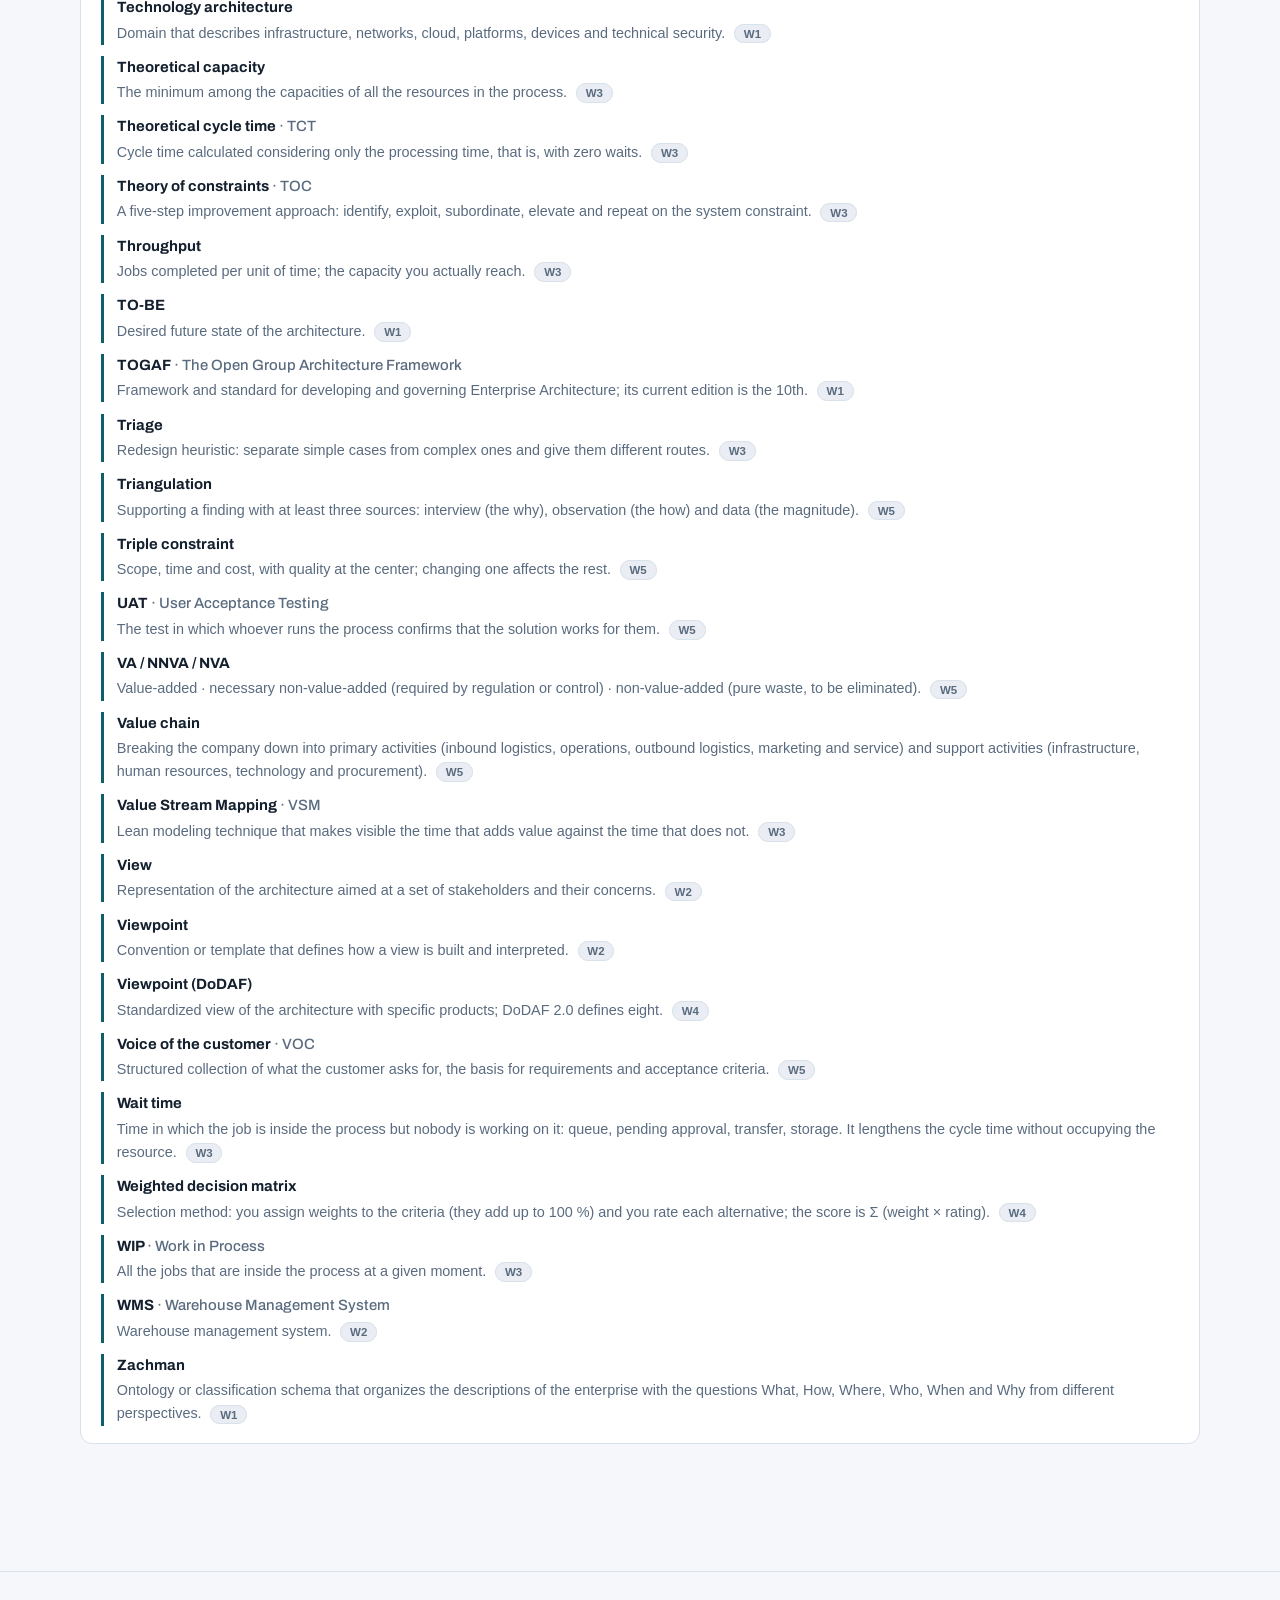
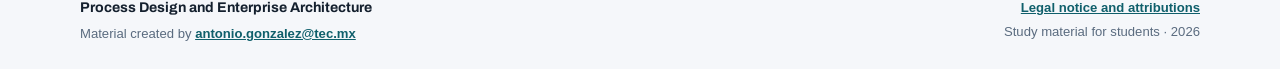
<file: glosario.html>
<!DOCTYPE html>
<html lang="es">
<head>
<meta charset="utf-8">
<meta http-equiv="Cache-Control" content="no-cache, must-revalidate">
<meta name="viewport" content="width=device-width, initial-scale=1">
<title data-t-titulo="glosario.tituloDoc">Glosario · Arquitectura Empresarial</title>
<link rel="icon" href="data:image/svg+xml,<svg xmlns='http://www.w3.org/2000/svg' viewBox='0 0 100 100'><rect width='100' height='100' rx='22' fill='%23b3400a'/><text y='68' x='50' text-anchor='middle' font-size='52' font-family='sans-serif' font-weight='bold' fill='white'>AE</text></svg>">
<link rel="preconnect" href="https://fonts.googleapis.com">
<link rel="preconnect" href="https://fonts.gstatic.com" crossorigin>
<link rel="stylesheet" href="https://fonts.googleapis.com/css2?family=Archivo:wght@600;700&family=IBM+Plex+Mono&display=swap">
<link rel="stylesheet" href="assets/css/styles.css?v=202609021205">
<script src="assets/js/nucleo.js?v=202609021205"></script>
<script src="assets/js/idioma.js?v=202609021205"></script>
</head>
<body>

<header class="sitio"><div class="contenedor barra"></div></header>

<main>
  <div class="contenedor">
    <section class="hero">
      <div class="kicker" data-t="glosario.kicker">Referencia</div>
      <h1 data-t="glosario.h1">Glosario del curso</h1>
      <p class="lead" data-t="glosario.lead">Todos los términos, siglas y marcos que aparecen en el curso, con la semana en la que se ven.</p>
    </section>

    <div class="bloque" style="margin-bottom:1.2rem">
      <input id="buscar" type="search" data-t-attr="placeholder:glosario.buscar" placeholder="Buscar: TOGAF, proceso, gobierno, artefacto…"
             style="width:100%;font:inherit;padding:.6rem .8rem;border-radius:9px;border:1px solid var(--border);background:var(--surface-2);color:var(--text)">
    </div>

    <div id="glosario"></div>
  </div>
</main>

<footer class="sitio"><div class="contenedor"></div></footer>

<script src="data/curso.js?v=202609021205"></script>
<script src="data/semana-1.js?v=202609021205"></script>
<script src="data/semana-2.js?v=202609021205"></script>
<script src="data/semana-3.js?v=202609021205"></script>
<script src="data/semana-4.js?v=202609021205"></script>
<script src="data/semana-5.js?v=202609021205"></script>
<script src="assets/js/vistas.js?v=202609021205"></script>
<script>
  EA.montarCascaron("glosario");
  EA.vistas.renderGlosario(document.getElementById("glosario"), document.getElementById("buscar"));
</script>
</body>
</html>
</file>
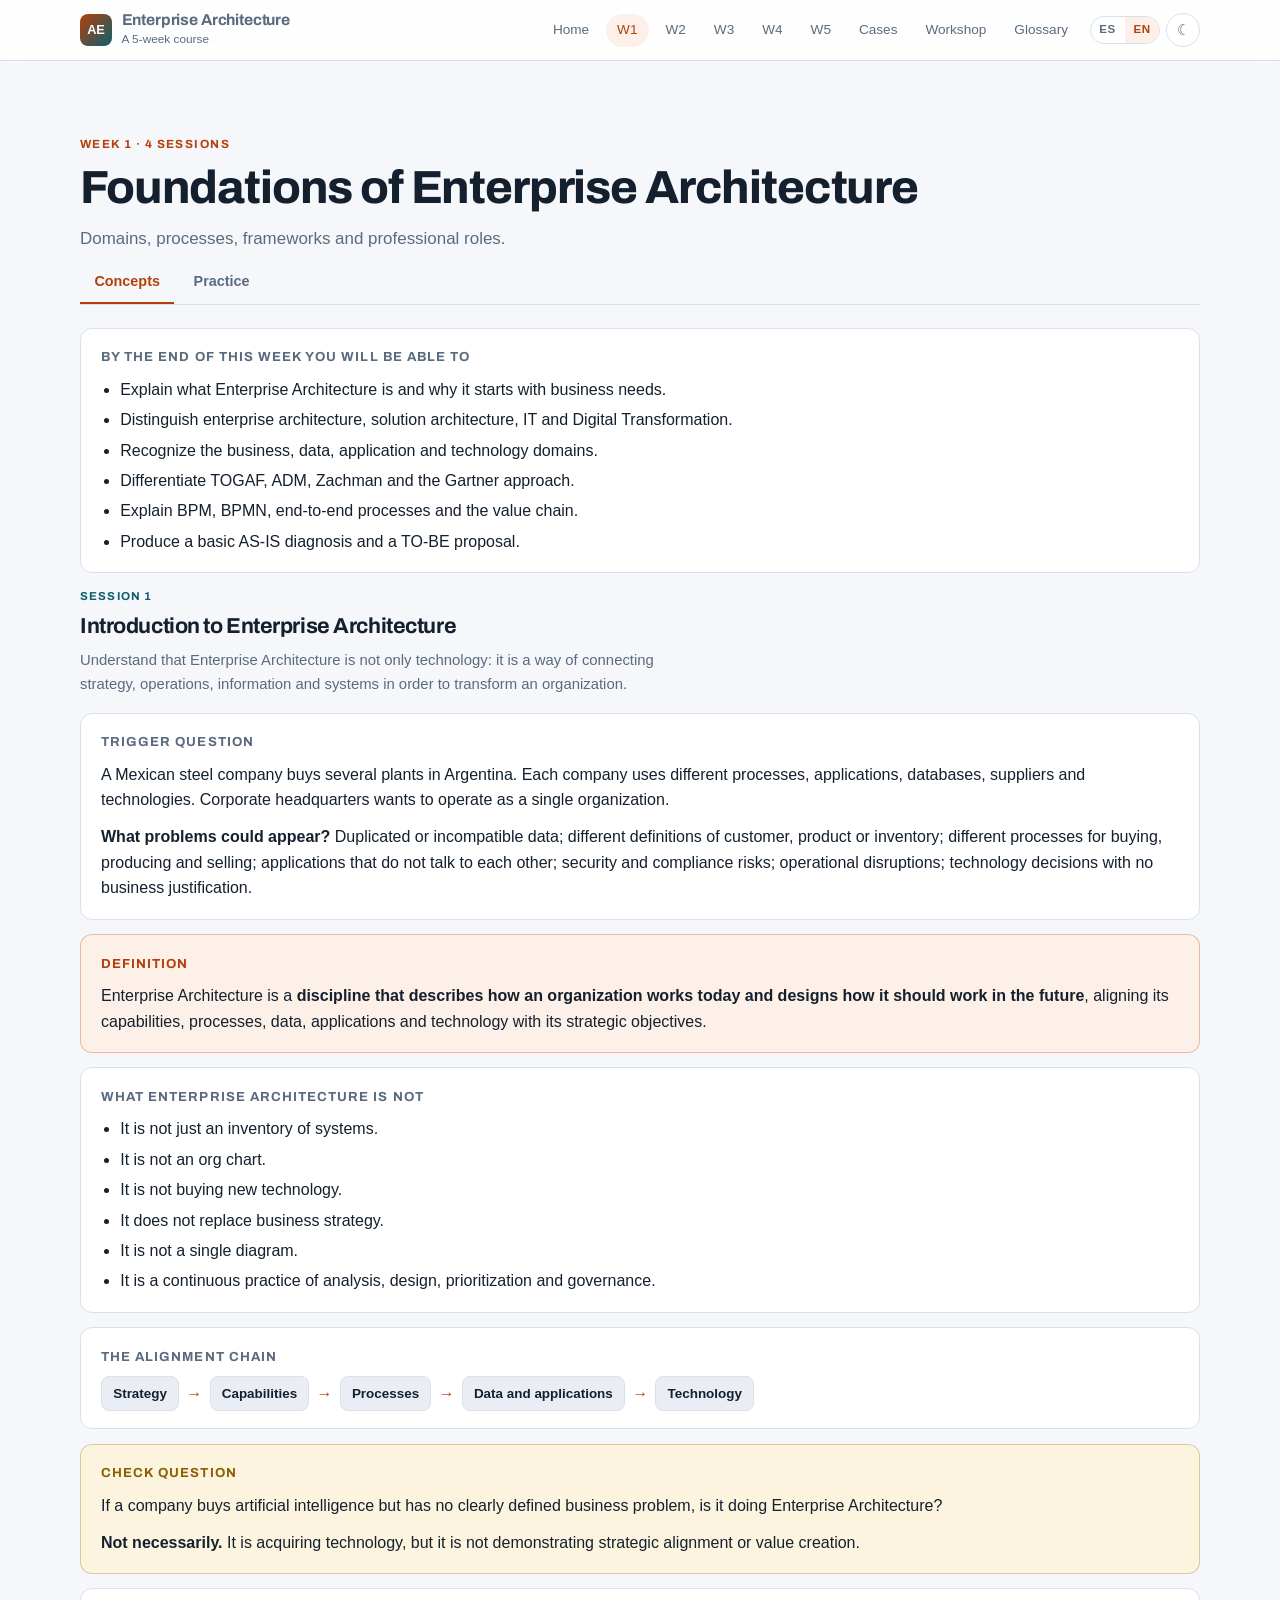
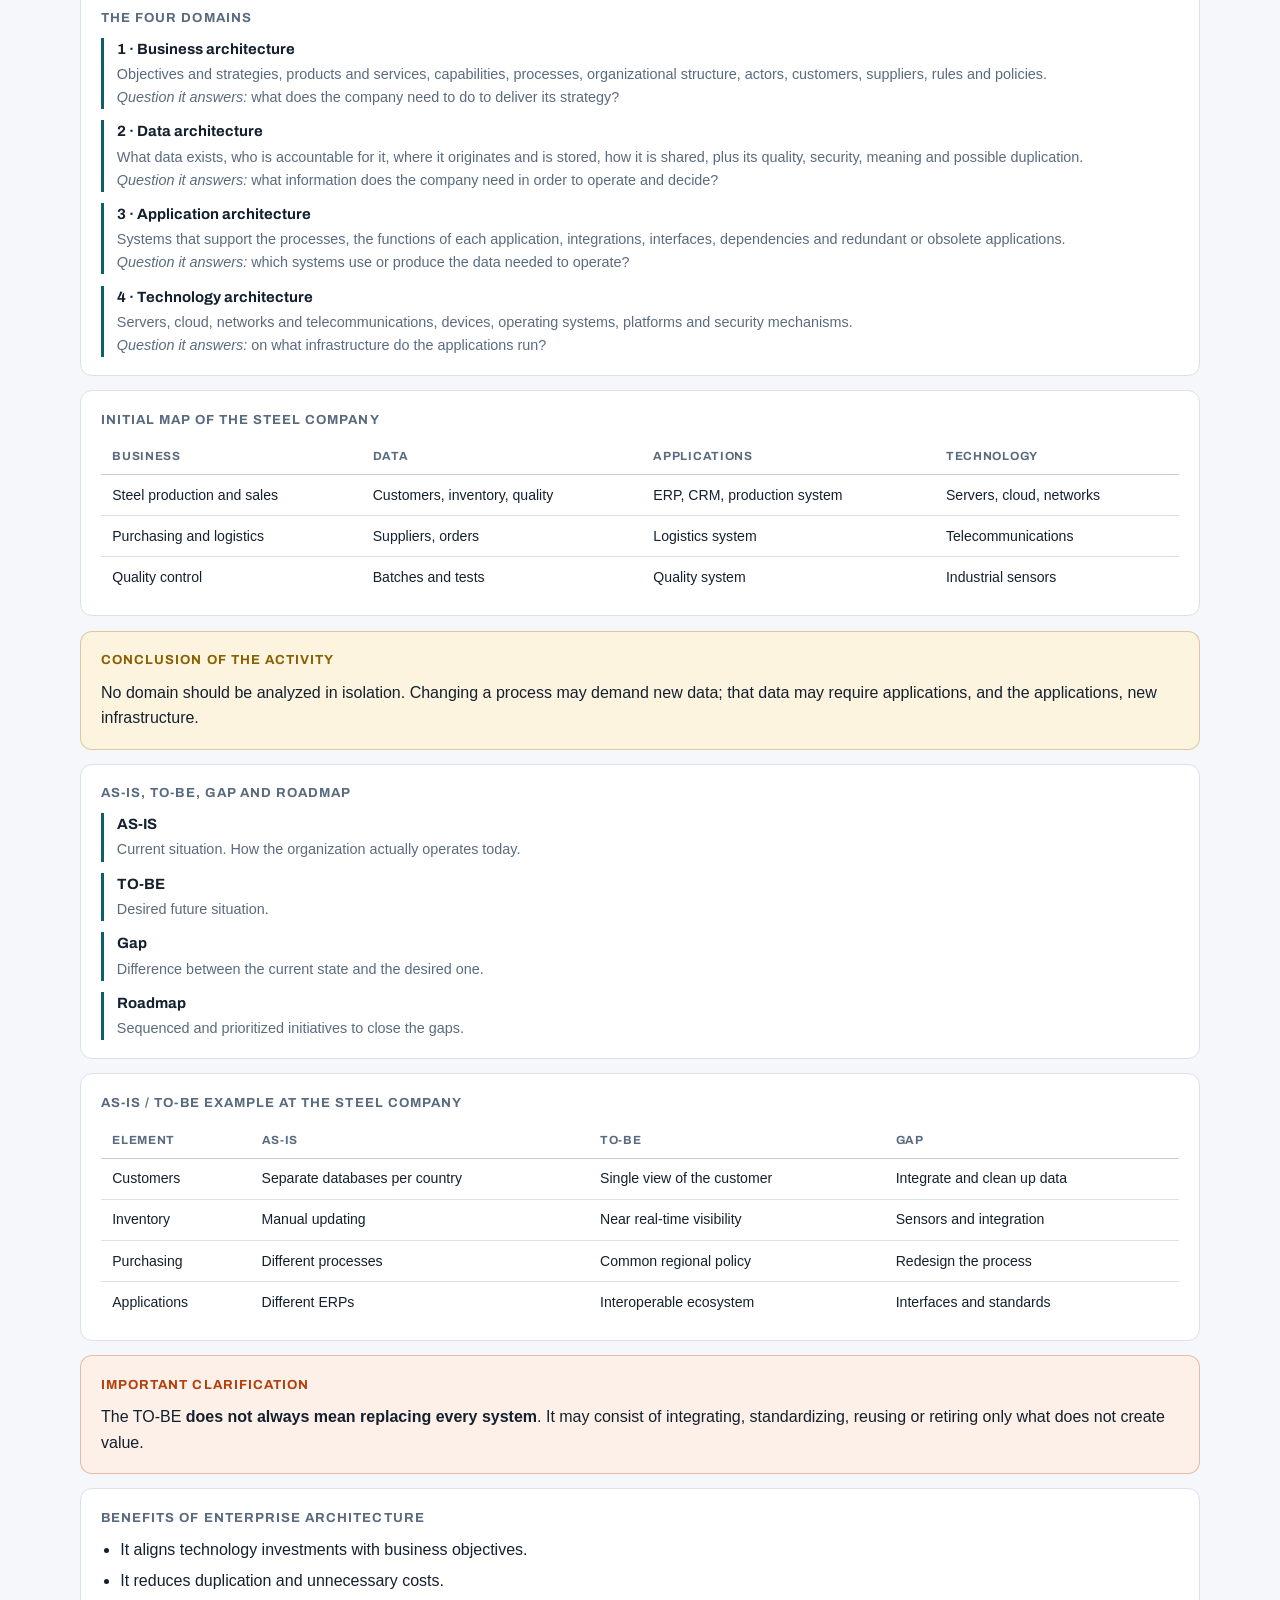
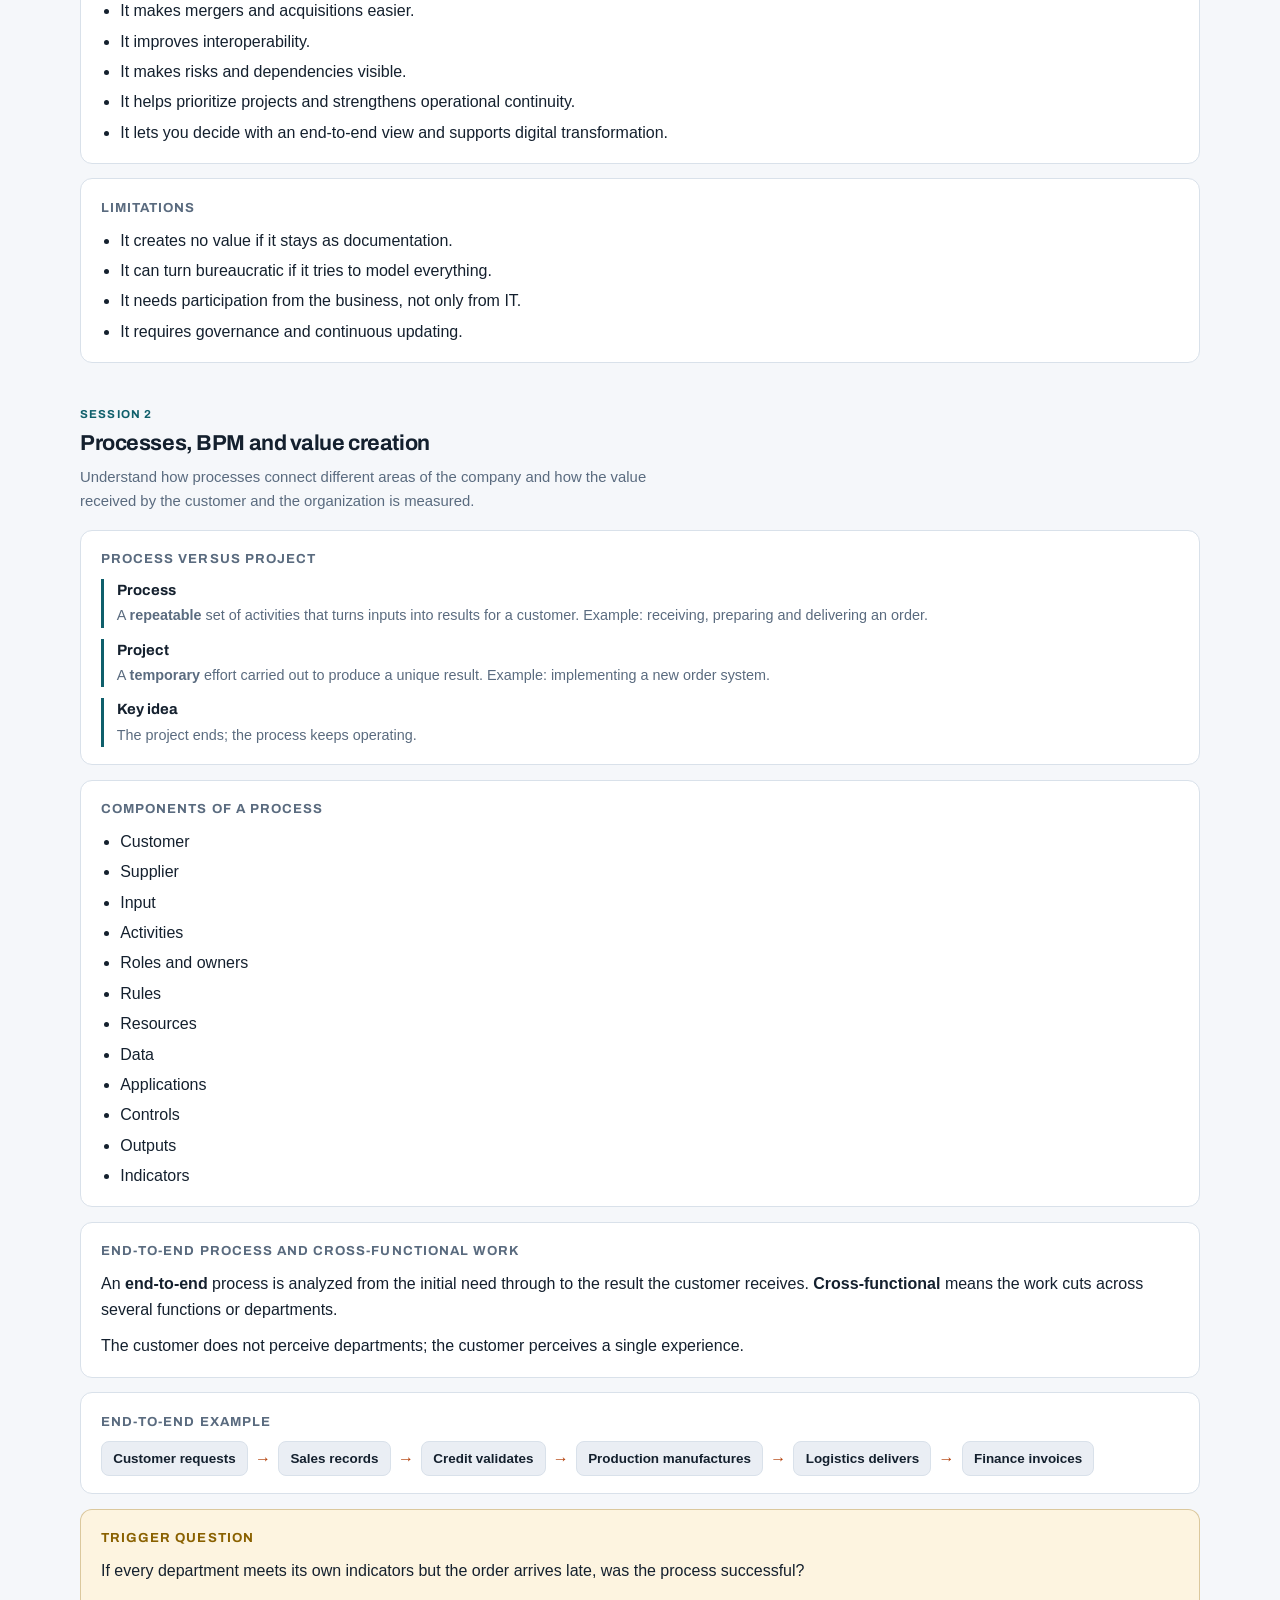
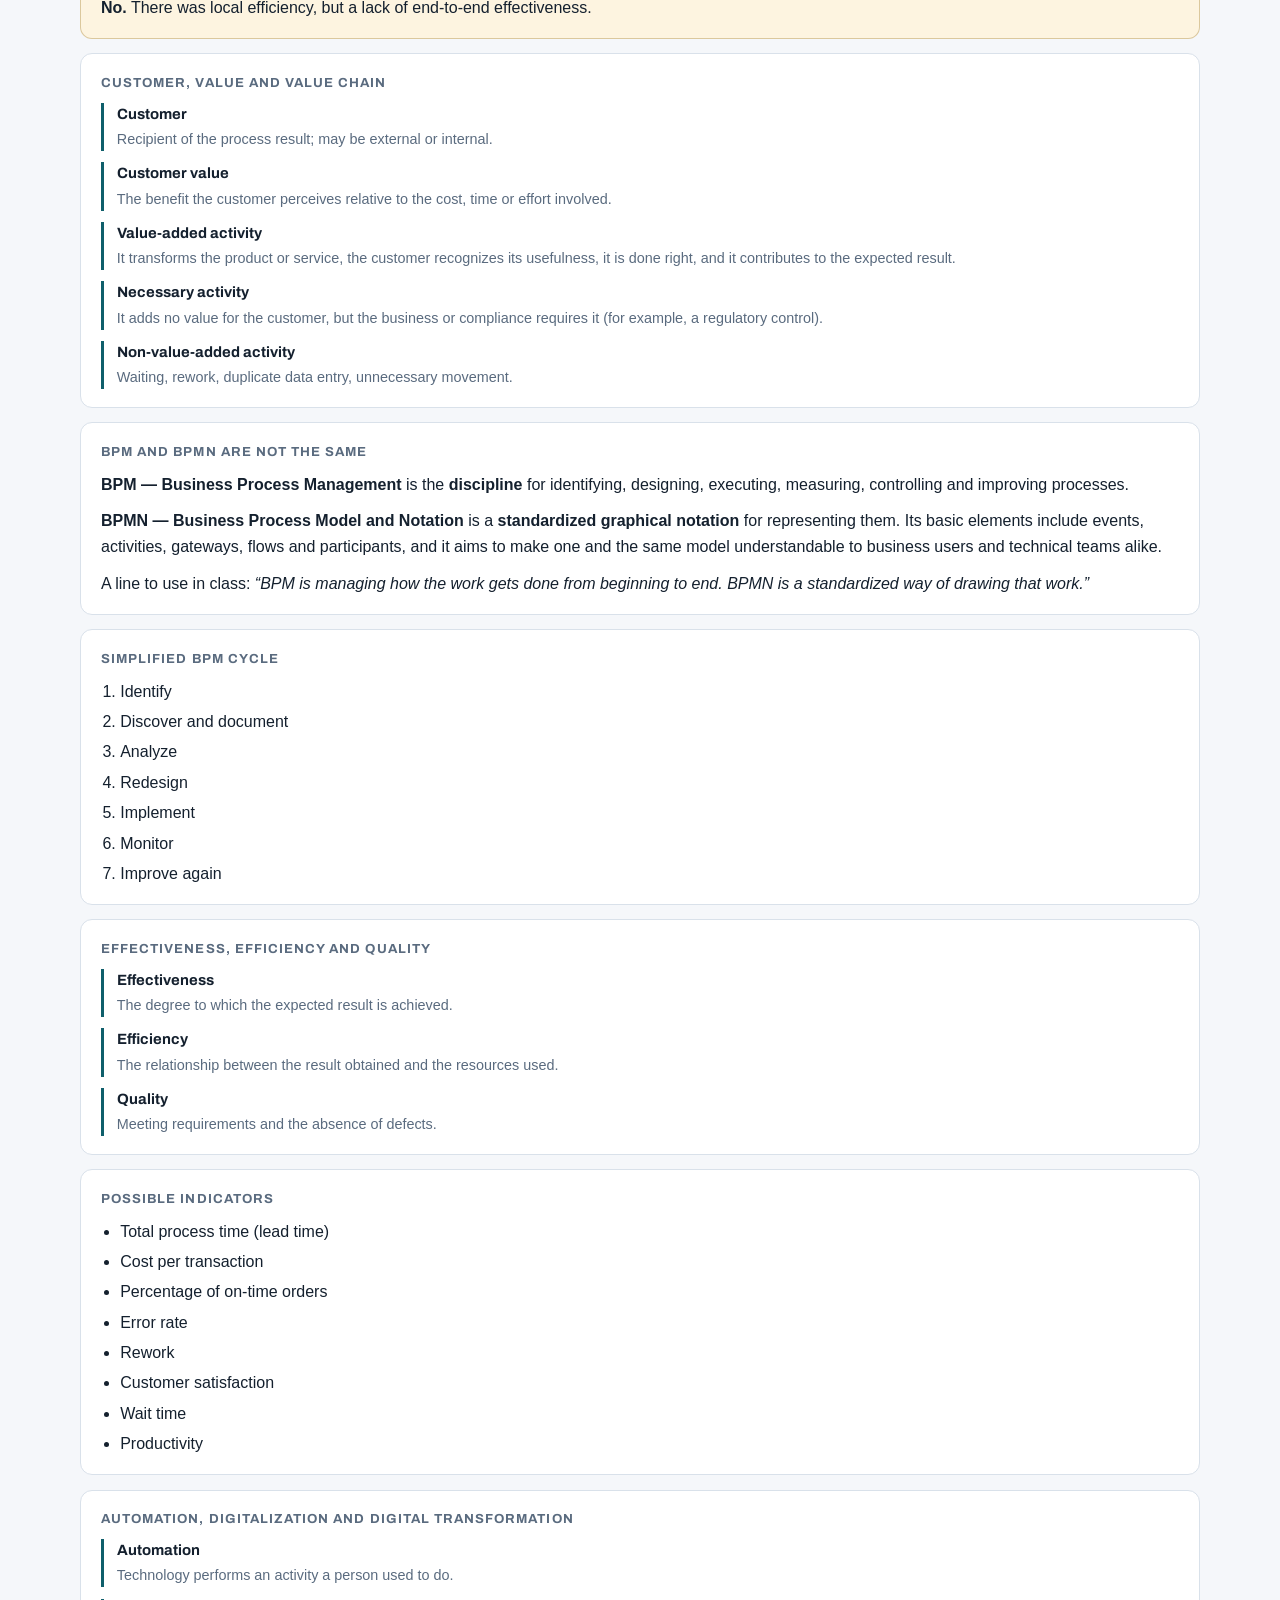
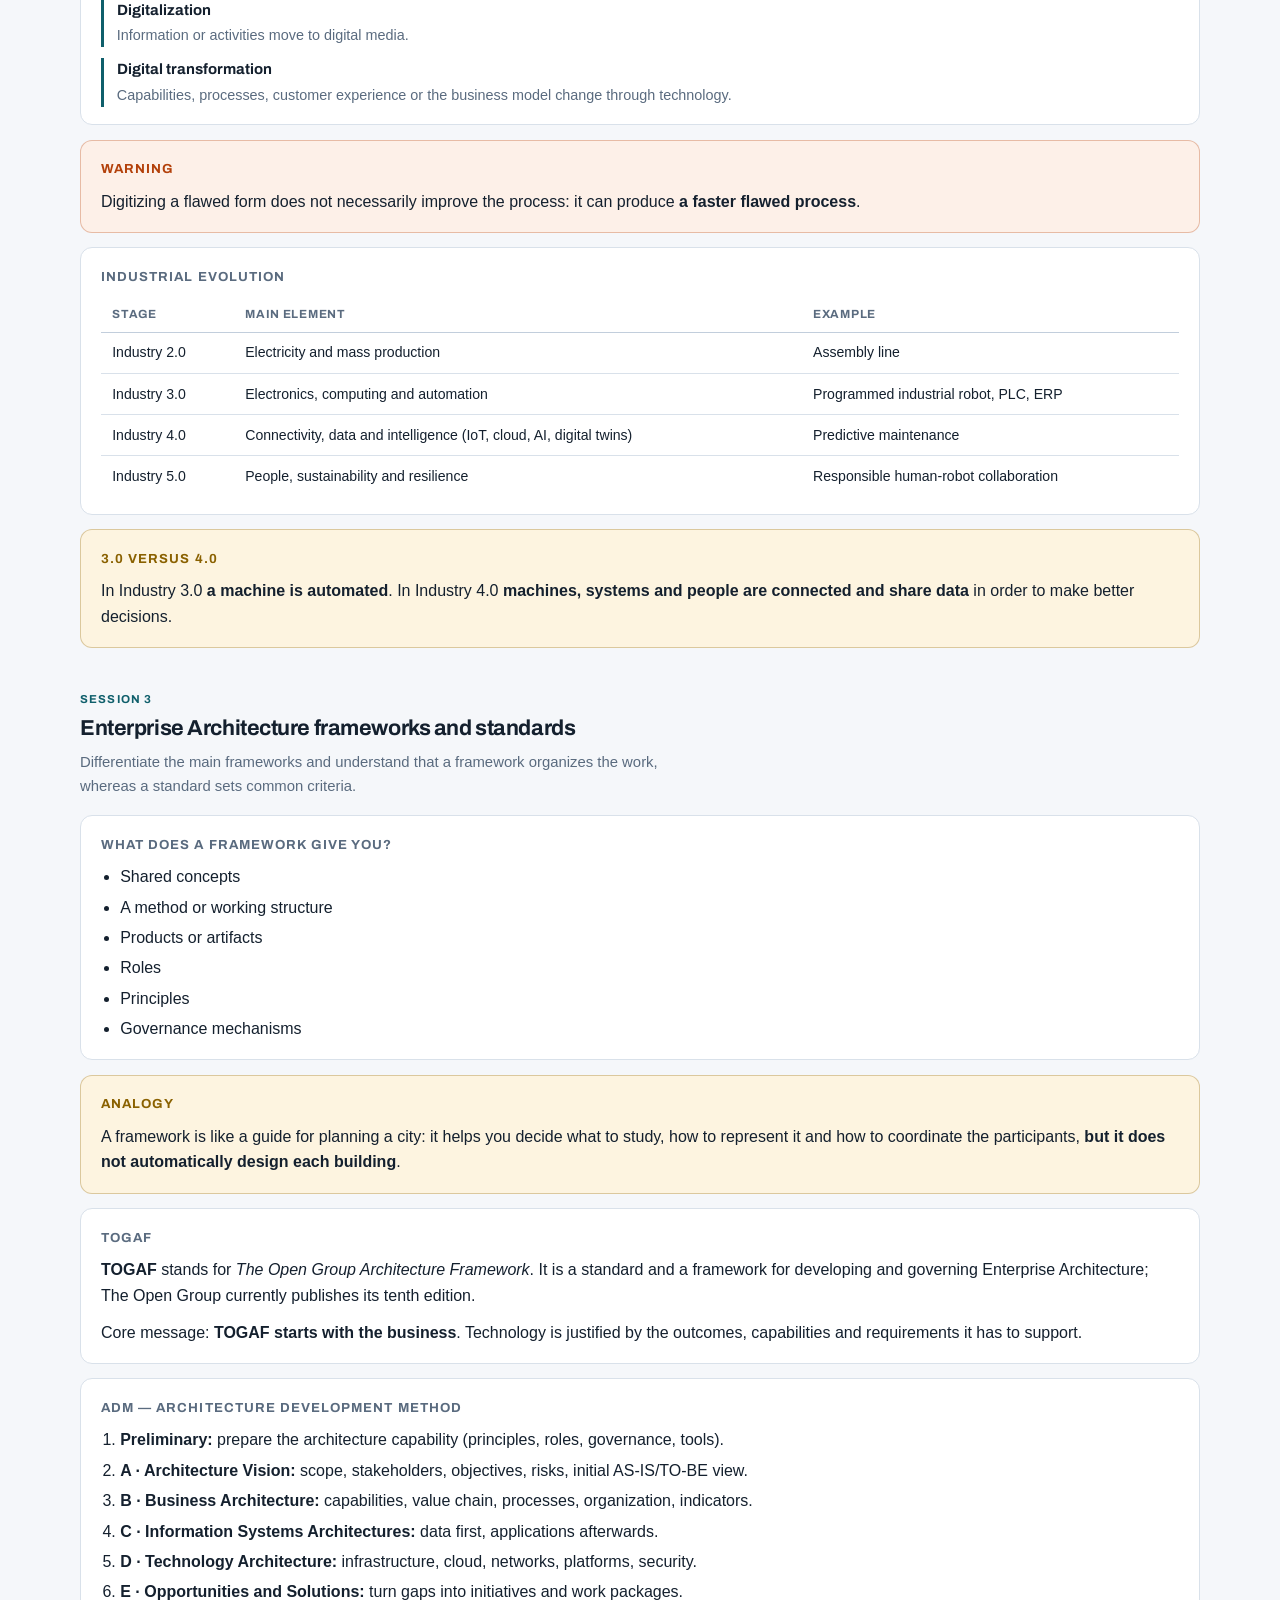
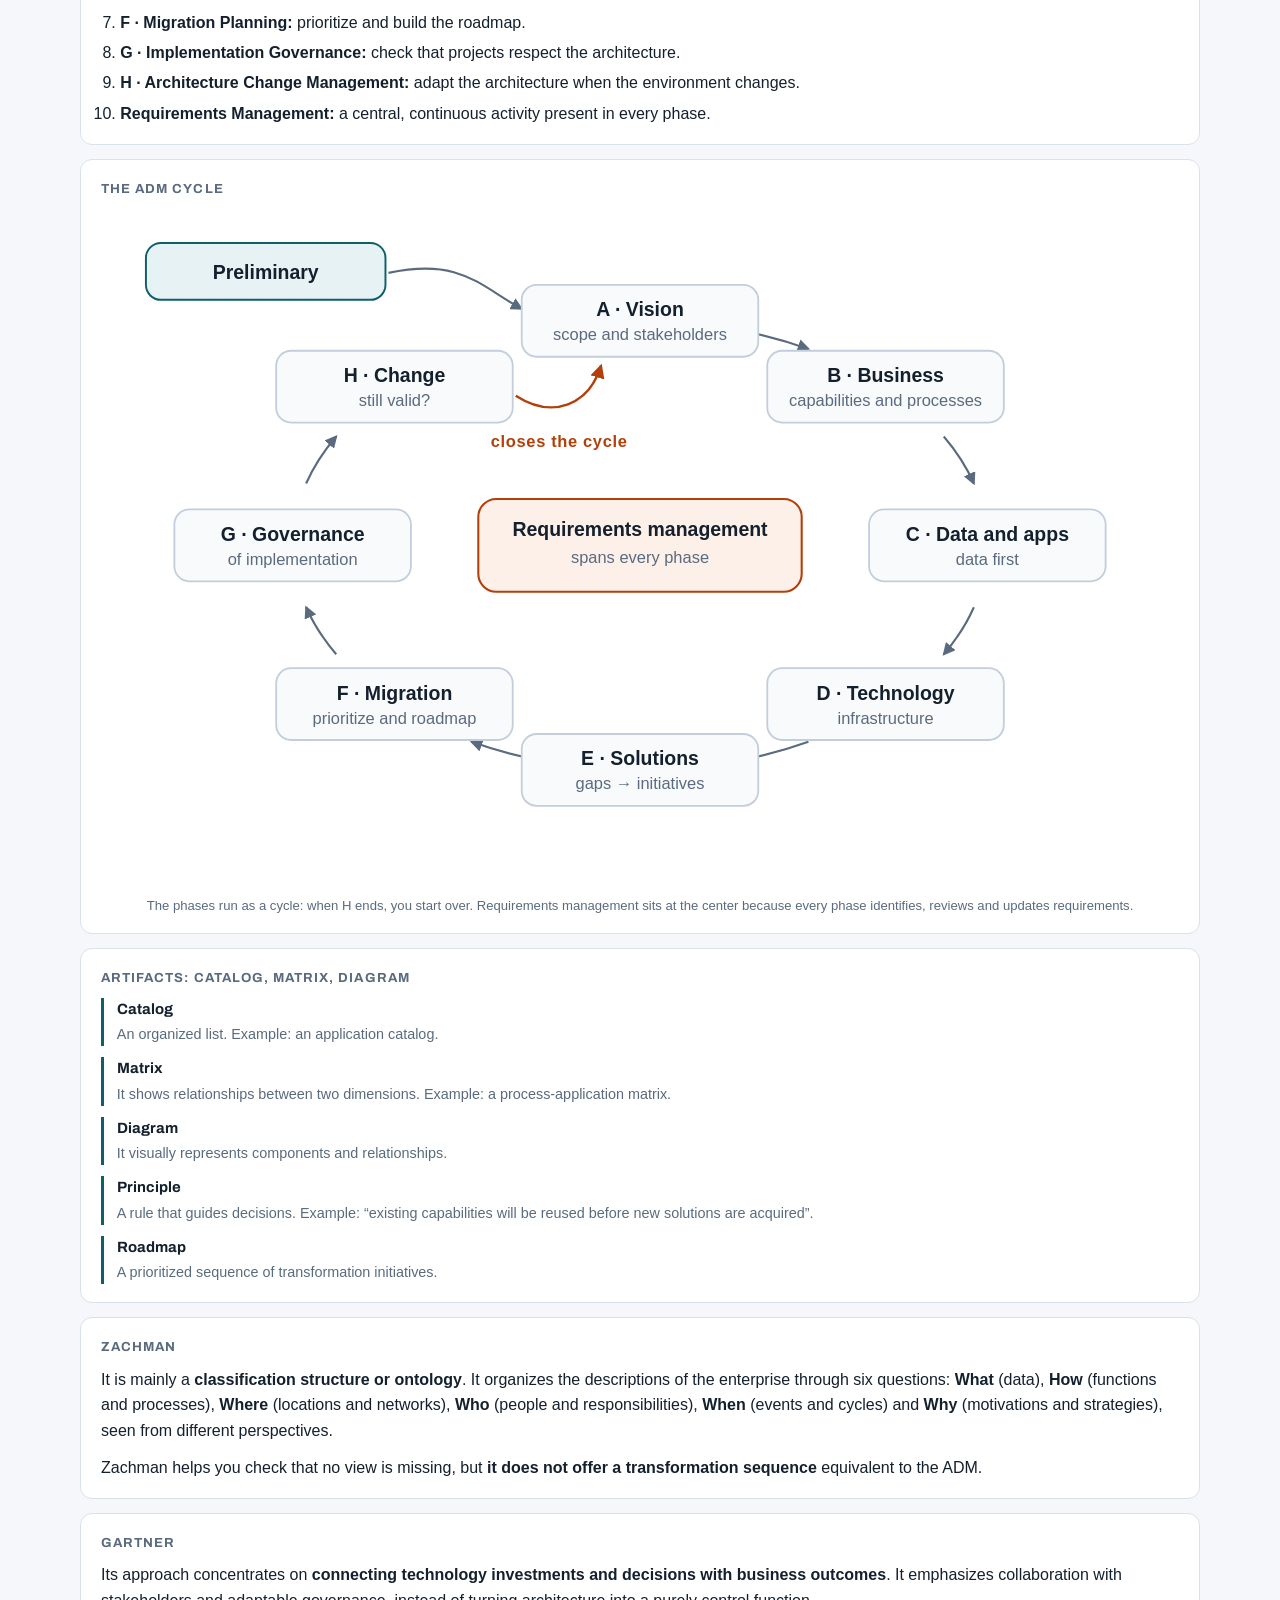
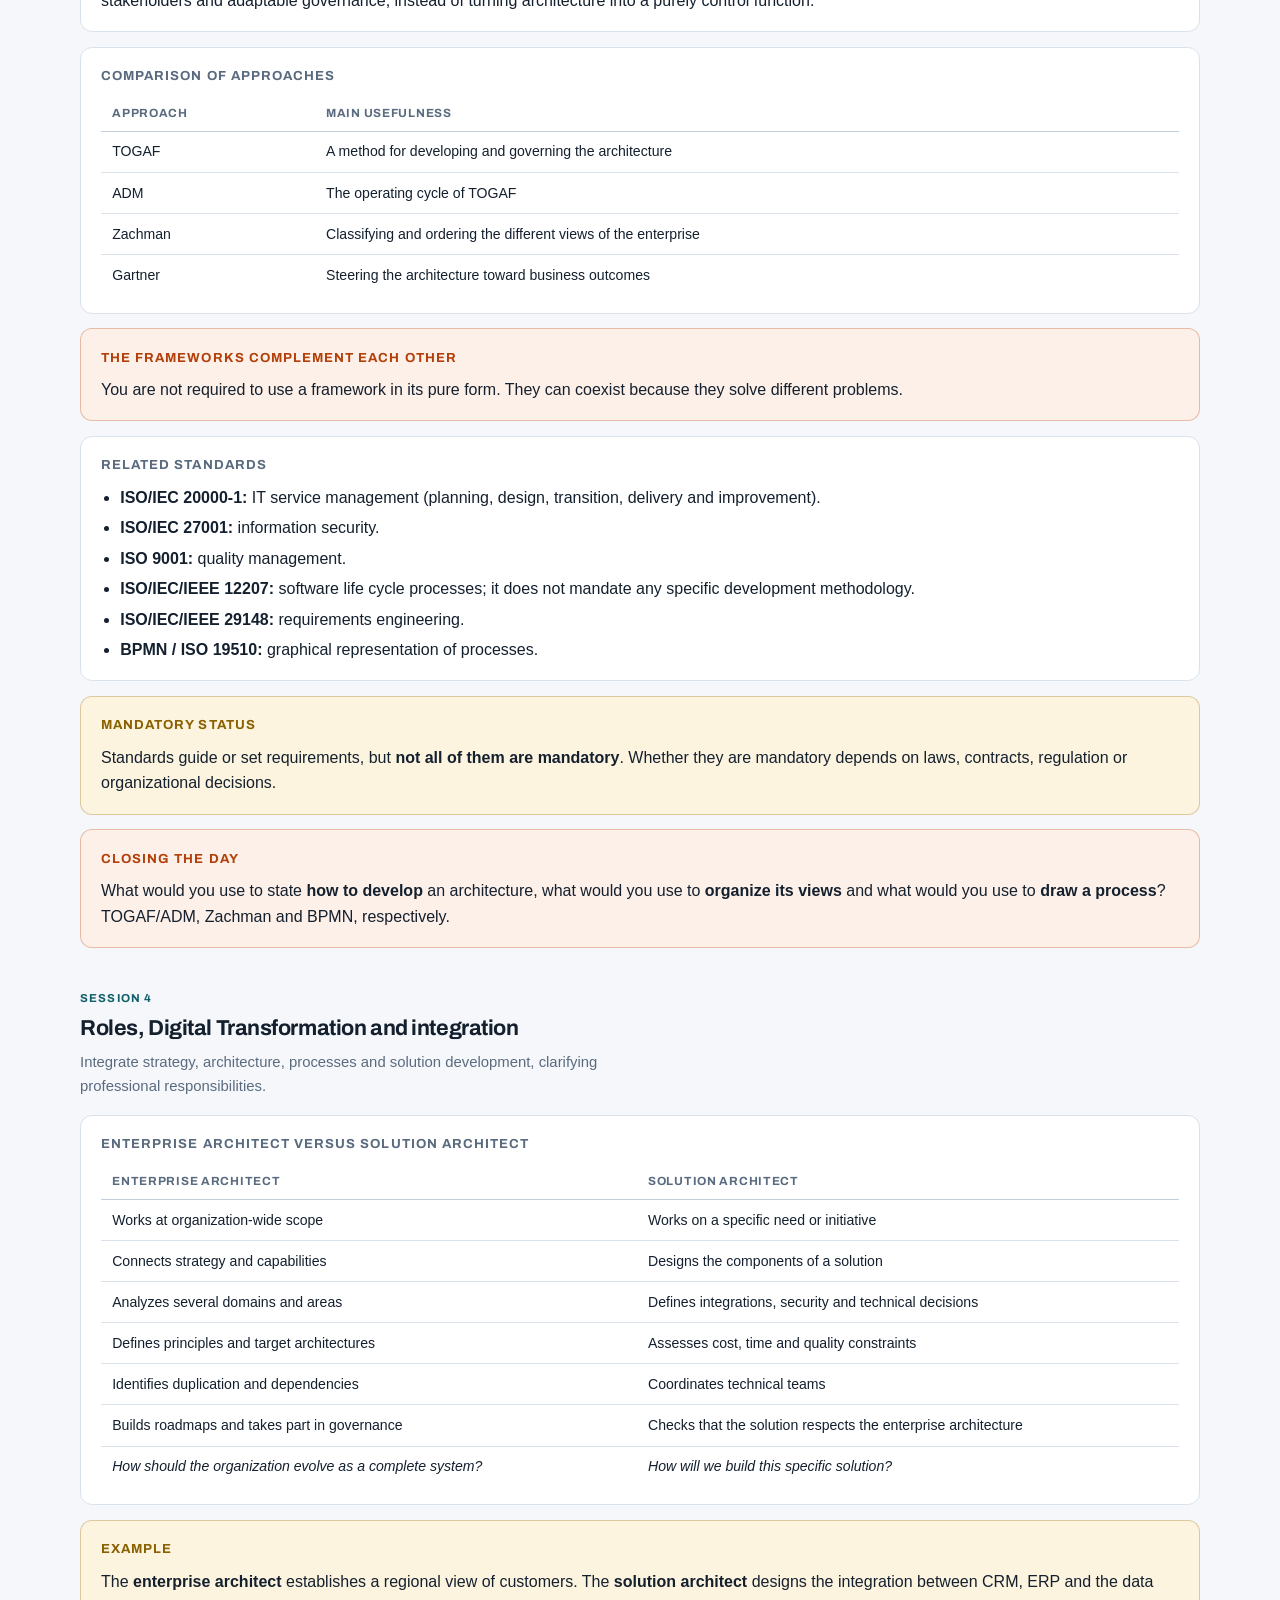
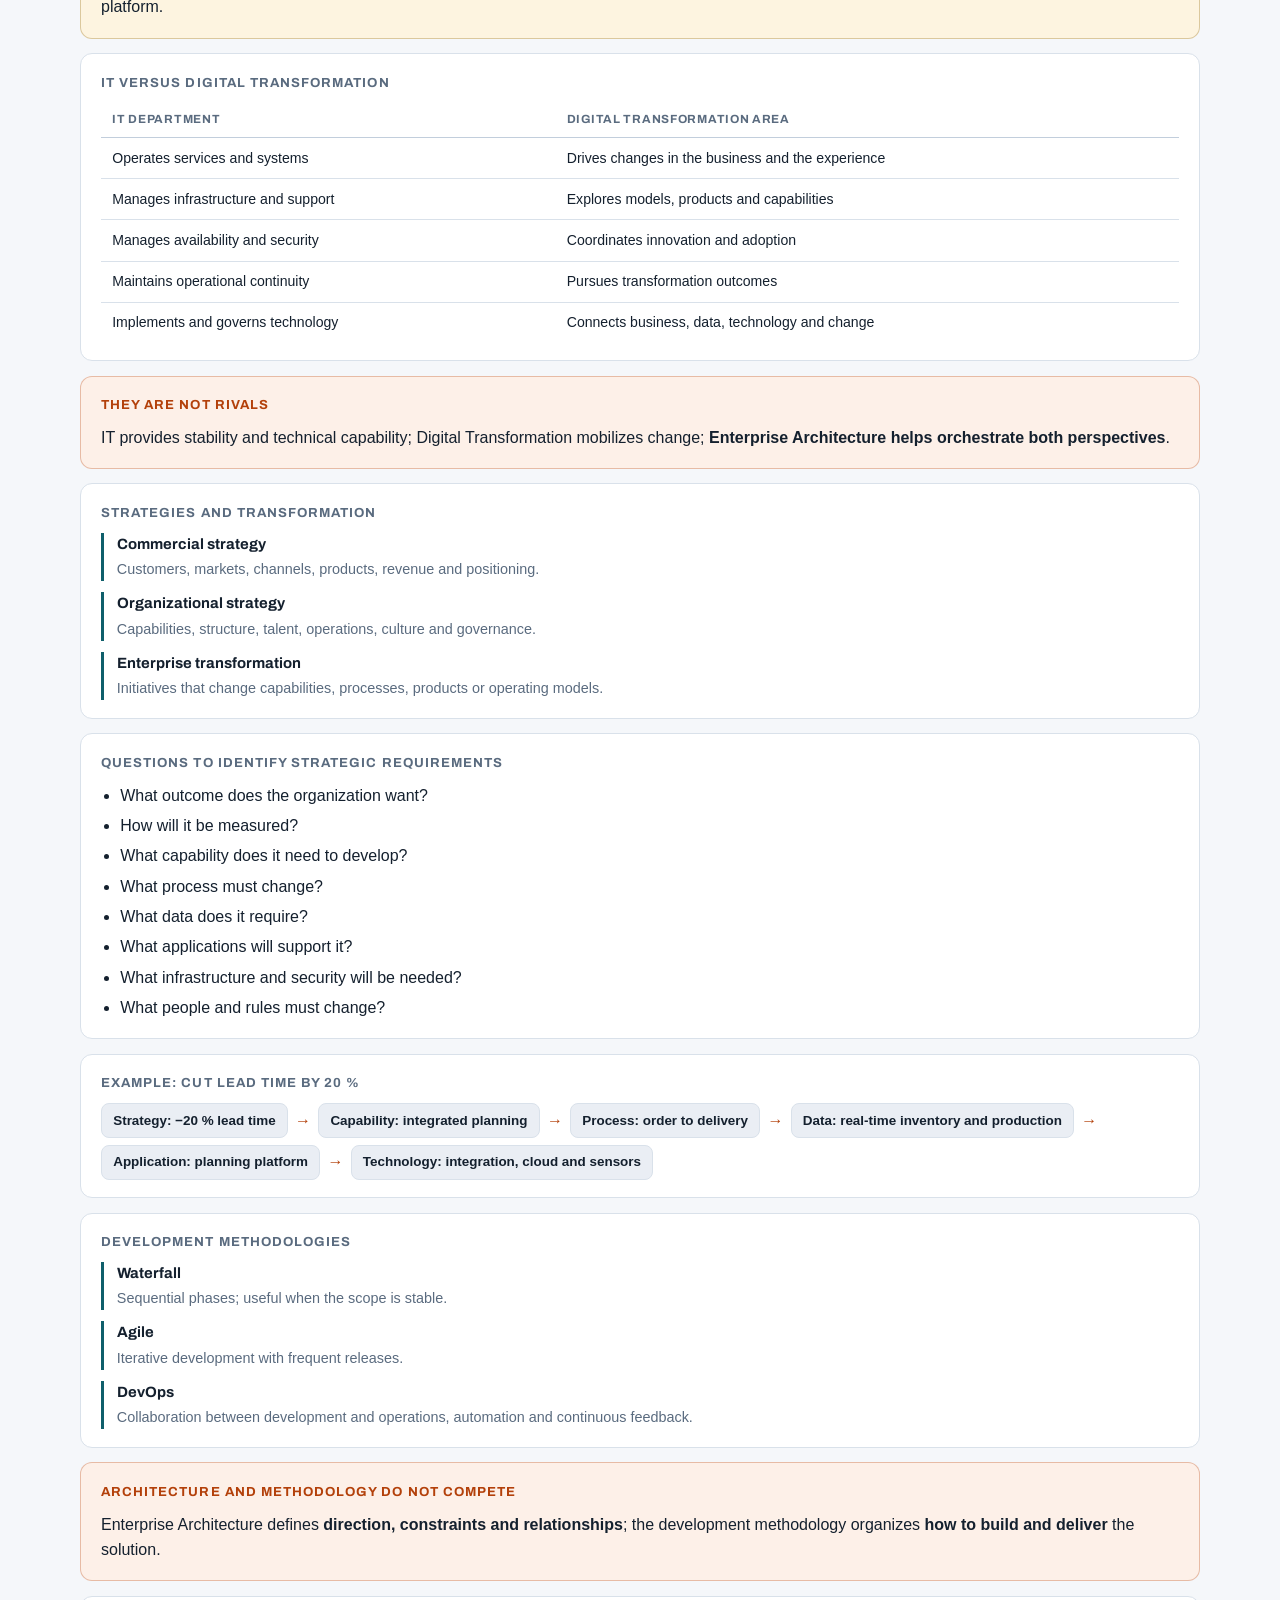
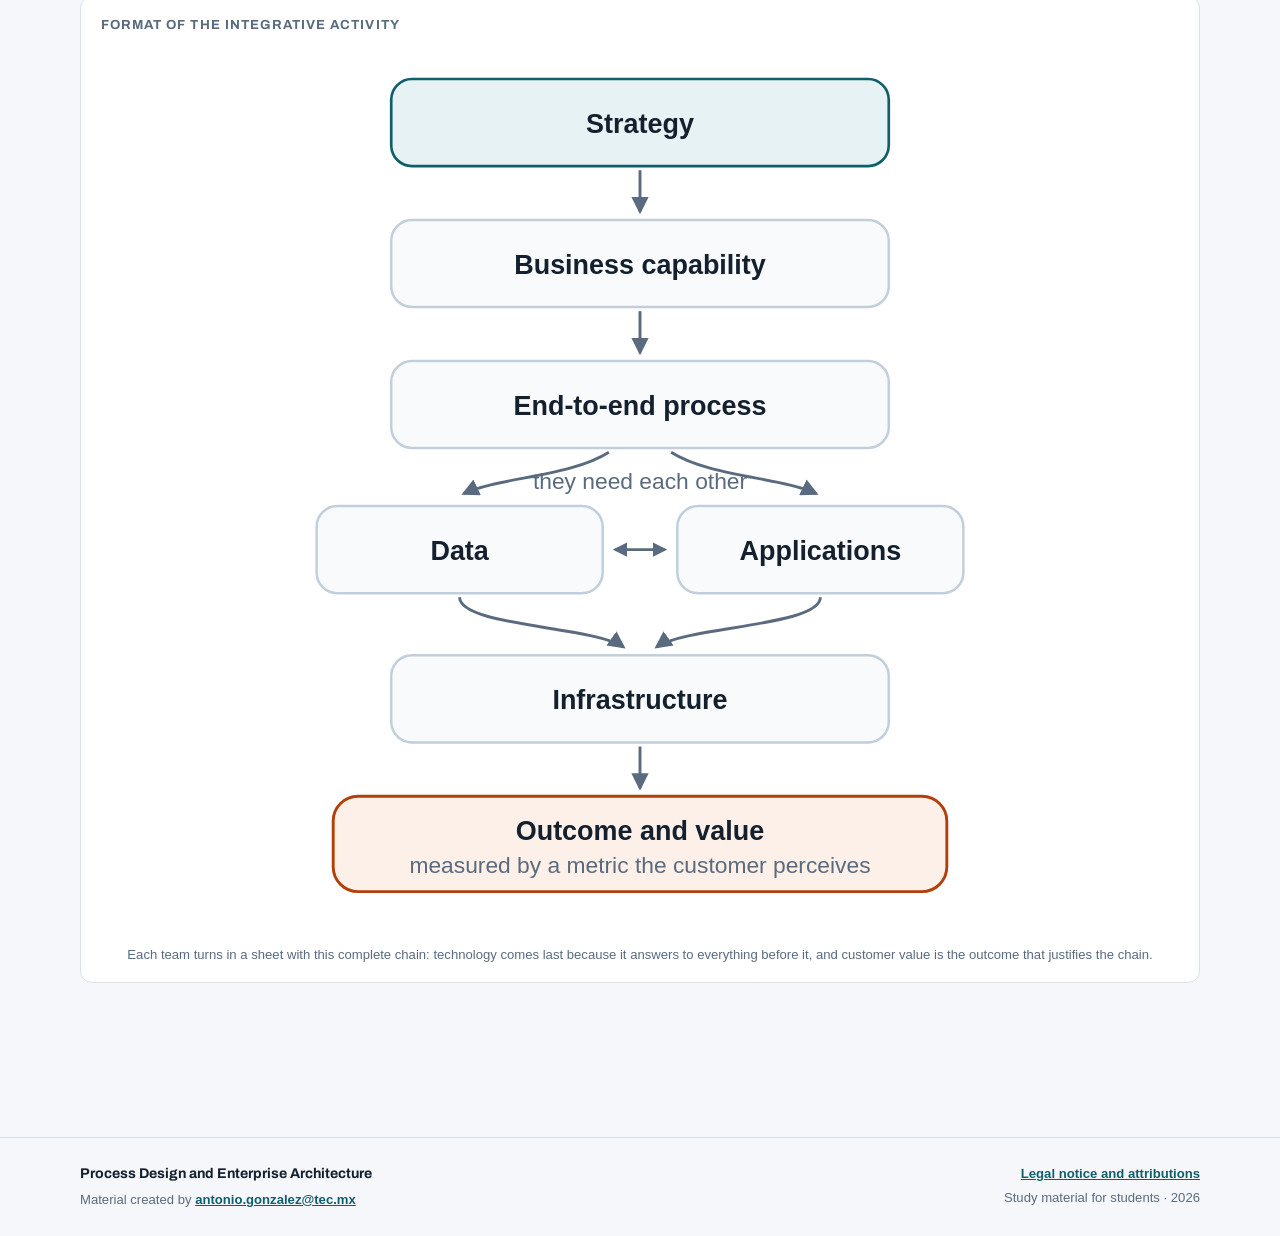
<file: semana.html>
<!DOCTYPE html>
<html lang="es">
<head>
<meta charset="utf-8">
<meta http-equiv="Cache-Control" content="no-cache, must-revalidate">
<meta name="viewport" content="width=device-width, initial-scale=1">
<title data-t-titulo="semana.tituloBase">Semana · Arquitectura Empresarial</title>
<link rel="icon" href="data:image/svg+xml,<svg xmlns='http://www.w3.org/2000/svg' viewBox='0 0 100 100'><rect width='100' height='100' rx='22' fill='%23b3400a'/><text y='68' x='50' text-anchor='middle' font-size='52' font-family='sans-serif' font-weight='bold' fill='white'>AE</text></svg>">
<link rel="preconnect" href="https://fonts.googleapis.com">
<link rel="preconnect" href="https://fonts.gstatic.com" crossorigin>
<link rel="stylesheet" href="https://fonts.googleapis.com/css2?family=Archivo:wght@600;700&family=IBM+Plex+Mono&display=swap">
<link rel="stylesheet" href="assets/css/styles.css?v=202609021205">
<script src="assets/js/nucleo.js?v=202609021205"></script>
<script src="assets/js/idioma.js?v=202609021205"></script>
</head>
<body>

<header class="sitio"><div class="contenedor barra"></div></header>

<main>
  <div class="contenedor">
    <section class="hero" id="cabecera"></section>

    <div class="pestanas" role="tablist">
      <button id="tab-conceptos" role="tab" aria-selected="true" data-t="tab.conceptos">Conceptos</button>
      <button id="tab-practica"  role="tab" aria-selected="false" data-t="tab.practica">Práctica</button>
    </div>

    <div id="conceptos" role="tabpanel"></div>
    <div id="practica"  role="tabpanel" hidden></div>
  </div>
</main>

<footer class="sitio"><div class="contenedor"></div></footer>

<script src="data/curso.js?v=202609021205"></script>
<script src="data/semana-1.js?v=202609021205"></script>
<script src="data/semana-2.js?v=202609021205"></script>
<script src="data/semana-3.js?v=202609021205"></script>
<script src="data/semana-4.js?v=202609021205"></script>
<script src="data/semana-5.js?v=202609021205"></script>
<script src="assets/js/vistas.js?v=202609021205"></script>
<script src="assets/js/practica.js?v=202609021205"></script>
<script>
(function () {
  const id = EA.parametro("s", "1");
  const semana = EA.obtenerSemana(id);
  EA.montarCascaron("semana-" + id);

  const cabecera  = document.getElementById("cabecera");
  const conceptos = document.getElementById("conceptos");
  const practica  = document.getElementById("practica");
  const tabC = document.getElementById("tab-conceptos");
  const tabP = document.getElementById("tab-practica");

  if (!semana) {
    cabecera.innerHTML = "<h1>" + EA.t("semana.noEncontrada") + "</h1>";
    conceptos.innerHTML = '<div class="vacio"><h3>' + EA.t("semana.noDisponible") + "</h3>"
      + "<p>" + EA.t("semana.volver") + "</p></div>";
    document.querySelector(".pestanas").hidden = true;
    return;
  }

  document.title = EA.t("semana.tituloDoc", { n: semana.id, t: semana.titulo });
  EA.vistas.renderSemana(semana, conceptos, cabecera);

  if (semana.estado !== "publicada") {
    conceptos.innerHTML = '<div class="vacio"><h3>' + EA.t("semana.proxTitulo") + "</h3>"
      + "<p>" + EA.t("semana.proxCuerpo") + "</p></div>";
  }

  EA.practica.crear(semana, practica);

  function activa(cual) {
    const esConceptos = cual === "conceptos";
    tabC.setAttribute("aria-selected", String(esConceptos));
    tabP.setAttribute("aria-selected", String(!esConceptos));
    conceptos.hidden = !esConceptos;
    practica.hidden = esConceptos;
    history.replaceState(null, "", "?s=" + semana.id + (esConceptos ? "" : "&v=practica"));
  }
  tabC.addEventListener("click", function () { activa("conceptos"); });
  tabP.addEventListener("click", function () { activa("practica"); });

  if (EA.parametro("v", "") === "practica") activa("practica");
})();
</script>
</body>
</html>
</file>
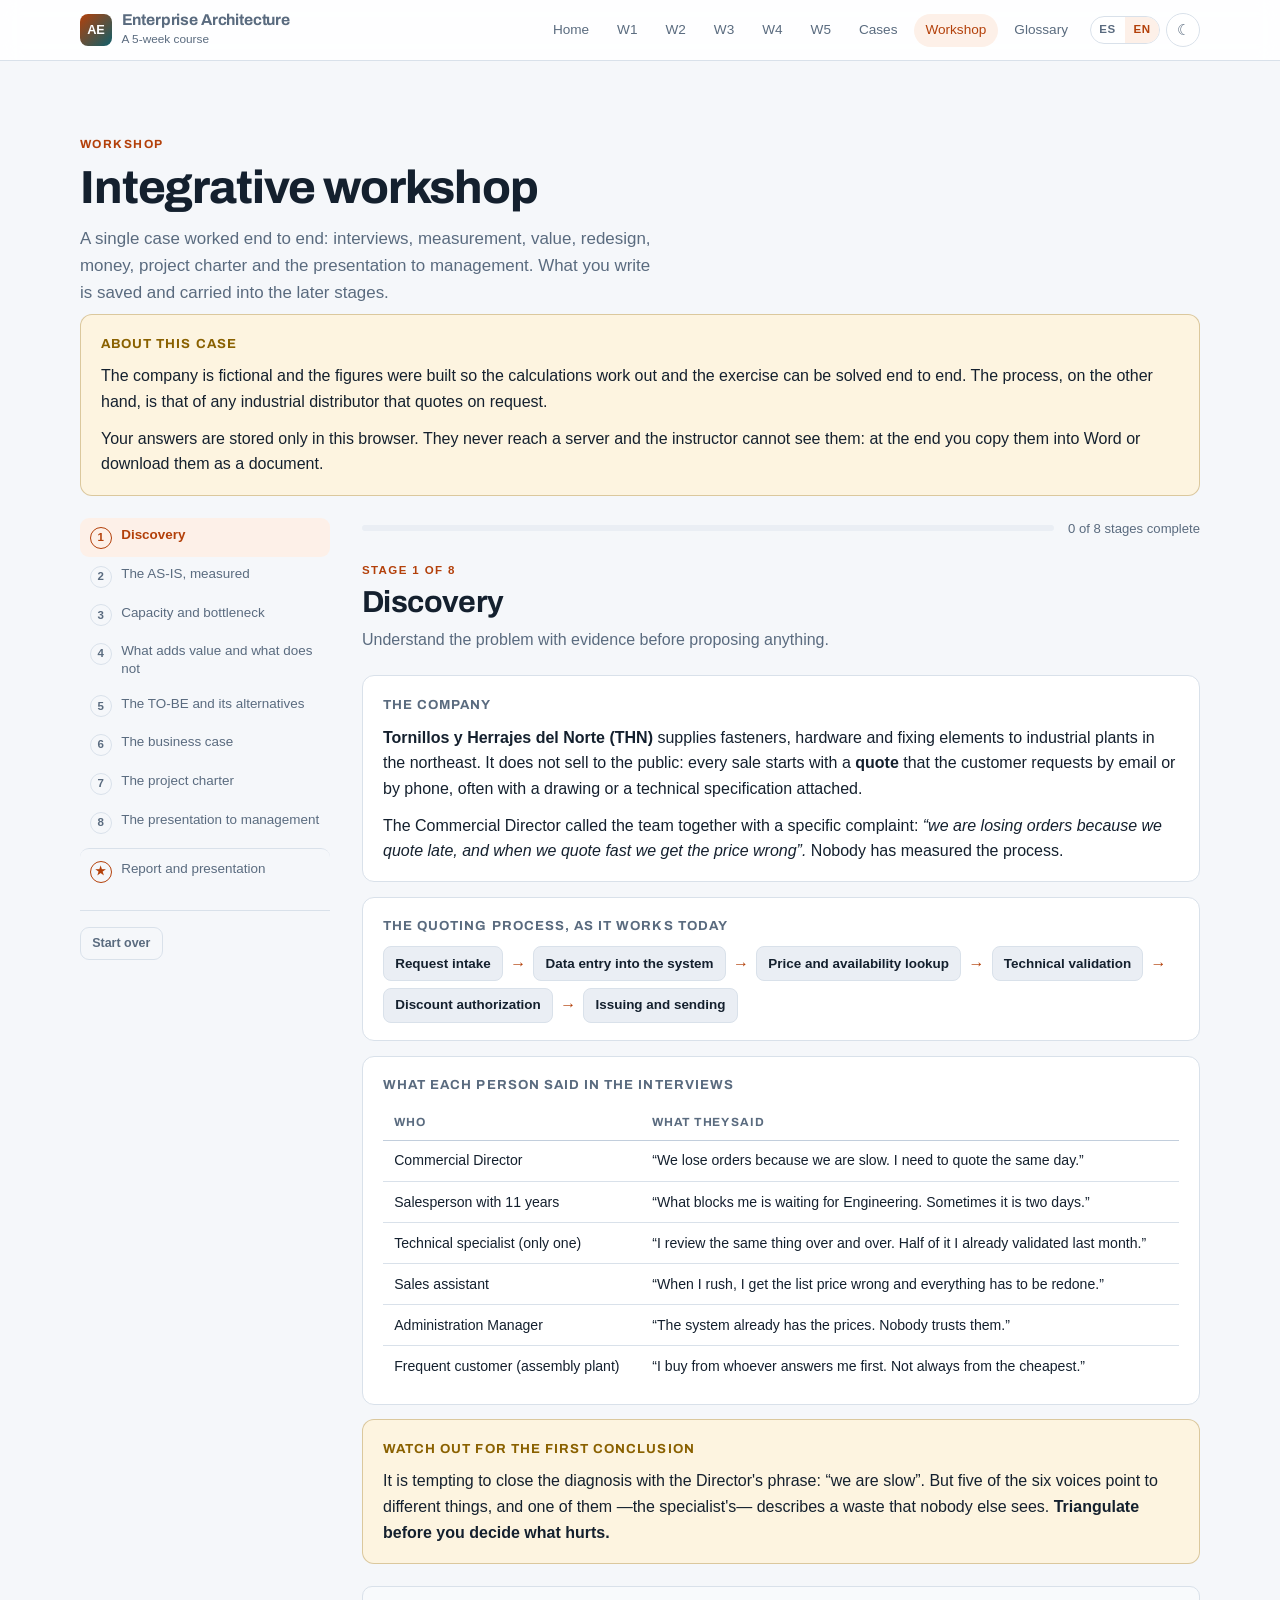
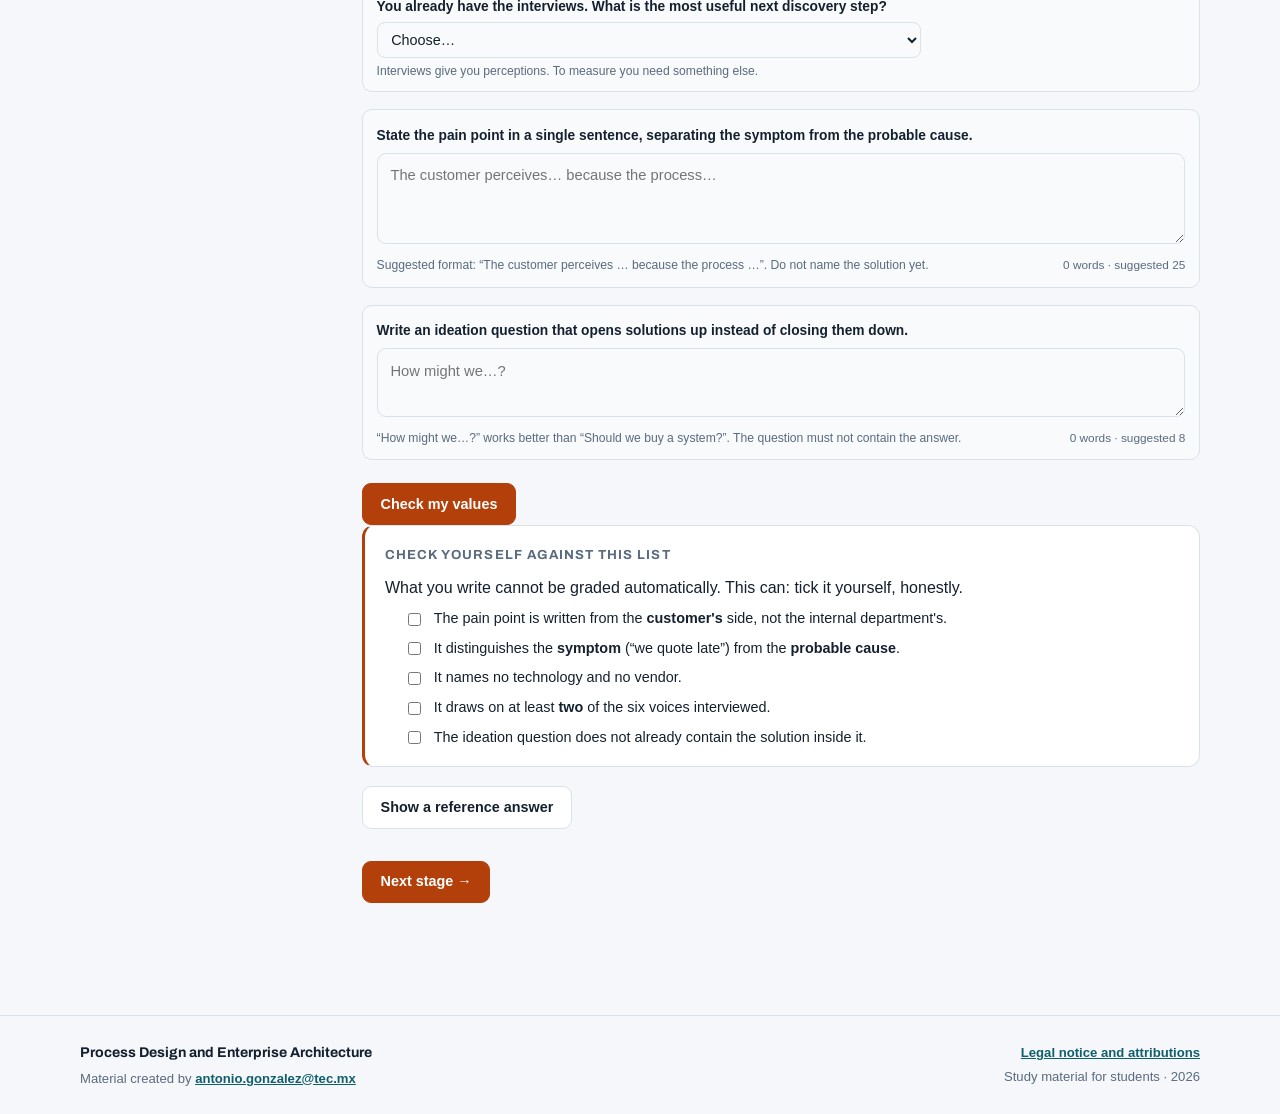
<file: taller.html>
<!DOCTYPE html>
<html lang="es">
<head>
<meta charset="utf-8">
<meta http-equiv="Cache-Control" content="no-cache, must-revalidate">
<meta name="viewport" content="width=device-width, initial-scale=1">
<title data-t-titulo="taller.tituloDoc">Taller integrador · Arquitectura Empresarial</title>
<meta name="description" content="Taller integrador: un caso recorrido de punta a punta, del descubrimiento al acta de constitución y la presentación ejecutiva.">
<link rel="icon" href="data:image/svg+xml,<svg xmlns='http://www.w3.org/2000/svg' viewBox='0 0 100 100'><rect width='100' height='100' rx='22' fill='%23b3400a'/><text y='68' x='50' text-anchor='middle' font-size='52' font-family='sans-serif' font-weight='bold' fill='white'>AE</text></svg>">
<link rel="preconnect" href="https://fonts.googleapis.com">
<link rel="preconnect" href="https://fonts.gstatic.com" crossorigin>
<link rel="stylesheet" href="https://fonts.googleapis.com/css2?family=Archivo:wght@600;700&family=IBM+Plex+Mono&display=swap">
<link rel="stylesheet" href="assets/css/styles.css?v=202609021205">
<script src="assets/js/nucleo.js?v=202609021205"></script>
<script src="assets/js/idioma.js?v=202609021205"></script>
</head>
<body>

<header class="sitio"><div class="contenedor barra"></div></header>

<main>
  <div class="contenedor">

    <section class="hero">
      <div class="kicker" data-t="taller.kicker">Taller</div>
      <h1 data-t="taller.h1">Taller integrador</h1>
      <p class="lead" data-t="taller.lead">Un solo caso recorrido de punta a punta: entrevistas, medición, valor, rediseño, dinero, acta de constitución y presentación a la gerencia. Lo que respondes se guarda y se arrastra a las etapas siguientes.</p>
    </section>

    <div class="bloque nota" style="margin-bottom:1.4rem">
      <h4 data-t="taller.avisoTitulo">Sobre este caso</h4>
      <p data-t="taller.avisoCuerpo">La empresa es ficticia y las cifras se construyeron para que los cálculos cierren y el ejercicio se pueda resolver completo. El proceso, en cambio, es el de cualquier distribuidor industrial que cotiza a solicitud.</p>
      <p data-t="taller.avisoPrivacidad">Tus respuestas se guardan solo en este navegador. No viajan a ningún servidor y el profesor no las ve: al final las copias a Word o las descargas como documento.</p>
    </div>

    <div class="taller-marco">
      <aside class="taller-lateral" id="indice"></aside>
      <div class="taller-cuerpo" id="taller"></div>
    </div>

  </div>
</main>

<footer class="sitio"><div class="contenedor"></div></footer>

<script src="data/curso.js?v=202609021205"></script>
<script src="data/semana-1.js?v=202609021205"></script>
<script src="data/semana-2.js?v=202609021205"></script>
<script src="data/semana-3.js?v=202609021205"></script>
<script src="data/semana-4.js?v=202609021205"></script>
<script src="data/semana-5.js?v=202609021205"></script>
<script src="data/taller.js?v=202609021205"></script>
<script src="assets/js/vistas.js?v=202609021205"></script>
<script src="assets/js/taller.js?v=202609021205"></script>
<script>
  EA.montarCascaron("taller");
  EA.taller.crear(document.getElementById("taller"), document.getElementById("indice"));
</script>
</body>
</html>
</file>
<file: assets/css/styles.css>
/* ============================================================
   Diseño de Procesos y Arquitectura Empresarial
   Hoja de estilo única — sin dependencias externas
   ============================================================ */

:root {
  --bg:        #f5f7fa;
  --bg-alt:    #eaeef4;
  --surface:   #ffffff;
  --surface-2: #f8fafc;
  --text:      #14202e;
  --muted:     #5a6b7f;
  --border:    #d9e1ea;
  --border-strong: #c2cedc;
  --accent:    #b3400a;   /* acero al rojo vivo */
  --accent-soft: #fdf0e8;
  --accent-2:  #0f5f6b;
  --accent-2-soft: #e6f2f3;
  --ok:        #0f7a4a;
  --ok-soft:   #e6f5ee;
  --bad:       #b3261e;
  --bad-soft:  #fdeceb;
  --warn:      #8a6100;
  --warn-soft: #fdf4e0;
  --shadow:    0 1px 2px rgba(16,32,48,.06), 0 8px 24px rgba(16,32,48,.07);
  --radius:    12px;
  --mono: "IBM Plex Mono", ui-monospace, SFMono-Regular, "SF Mono", Menlo, Consolas, monospace;
  --sans: -apple-system, BlinkMacSystemFont, "Segoe UI", Roboto, Helvetica, Arial, sans-serif;
  --display: "Archivo", "Helvetica Neue", Helvetica, Arial, sans-serif;
}

:root[data-tema="oscuro"] {
  --bg:        #0d1520;
  --bg-alt:    #111c29;
  --surface:   #16212e;
  --surface-2: #1c2937;
  --text:      #e7eef6;
  --muted:     #9aacbe;
  --border:    #26374d;
  --border-strong: #33465e;
  --accent:    #f97c4a;
  --accent-soft: #2a1a13;
  --accent-2:  #4fc0cf;
  --accent-2-soft: #12262b;
  --ok:        #4ecf94;
  --ok-soft:   #10281e;
  --bad:       #ff8a80;
  --bad-soft:  #2a1614;
  --warn:      #f2c14e;
  --warn-soft: #2a2313;
  --shadow:    0 1px 2px rgba(0,0,0,.4), 0 10px 30px rgba(0,0,0,.35);
}

* { box-sizing: border-box; }

/* Un display explícito (grid, flex) le gana al [hidden] del navegador.
   Sin esto, ocultar un contenedor con .hidden = true no surte efecto. */
[hidden] { display: none !important; }

/* Familia de despliegue para títulos y etiquetas */
h1, h2, h3, .marca strong, .hero .kicker, .tarjeta-semana .num,
.dia .etiqueta-dia, .pestanas button, .modo .nombre, .pregunta,
.resultado .cifra, table.datos th, .bloque > h4, dl.defs dt {
  font-family: var(--display);
}
h1, h2, h3 { text-wrap: balance; }

html { scroll-behavior: smooth; }

body {
  margin: 0;
  font-family: var(--sans);
  background: var(--bg);
  color: var(--text);
  line-height: 1.6;
  -webkit-font-smoothing: antialiased;
}

a { color: var(--accent-2); }

/* ---------- Layout ---------- */
.contenedor { width: min(1120px, 100% - 2.5rem); margin-inline: auto; }

header.sitio {
  position: sticky; top: 0; z-index: 50;
  background: color-mix(in srgb, var(--surface) 88%, transparent);
  backdrop-filter: blur(10px);
  border-bottom: 1px solid var(--border);
}
.barra {
  display: flex; align-items: center; gap: 1rem;
  padding: .7rem 0; flex-wrap: wrap;
}
.marca { display: flex; align-items: center; gap: .6rem; text-decoration: none; color: var(--text); }
.marca .logo {
  width: 32px; height: 32px; border-radius: 8px;
  background: linear-gradient(135deg, var(--accent), var(--accent-2));
  display: grid; place-items: center; color: #fff; font-weight: 800; font-size: .8rem;
  letter-spacing: -.02em;
}
.marca strong { font-size: .98rem; letter-spacing: -.01em; display: block; line-height: 1.2; }
.marca span { font-size: .74rem; color: var(--muted); }
.nav { margin-left: auto; display: flex; gap: .35rem; align-items: center; flex-wrap: wrap; }
.nav a {
  text-decoration: none; color: var(--muted); font-size: .85rem; font-weight: 500;
  padding: .35rem .7rem; border-radius: 999px;
}
.nav a:hover { background: var(--bg-alt); color: var(--text); }
.nav a[aria-current="page"] { background: var(--accent-soft); color: var(--accent); }

.btn-tema {
  border: 1px solid var(--border); background: var(--surface); color: var(--muted);
  width: 34px; height: 34px; border-radius: 999px; cursor: pointer; font-size: .95rem;
  display: grid; place-items: center;
}
.btn-tema:hover { color: var(--text); border-color: var(--accent); }

/* ---------- Conmutador de idioma ---------- */
.conmutador-idioma {
  display: inline-flex; align-items: center; margin-left: .3rem;
  border: 1px solid var(--border); border-radius: 999px;
  background: var(--surface); overflow: hidden;
}
.opcion-idioma {
  border: 0; background: none; color: var(--muted); cursor: pointer;
  font: inherit; font-size: .72rem; font-weight: 700; letter-spacing: .05em;
  padding: .3rem .55rem; line-height: 1.5;
}
.opcion-idioma:hover { color: var(--text); }
.opcion-idioma[aria-pressed="true"] {
  background: var(--accent-soft); color: var(--accent); cursor: default;
}
.conmutador-idioma:focus-within { border-color: var(--accent); }

@media (max-width: 640px) {
  .opcion-idioma { padding: .28rem .45rem; font-size: .68rem; }
}

@media print { .conmutador-idioma { display: none; } }

main { padding-block: 2.2rem 4rem; }

/* ---------- Hero ---------- */
.hero { padding-block: 2.4rem .5rem; }
.hero .kicker {
  font-size: .74rem; text-transform: uppercase; letter-spacing: .12em;
  color: var(--accent); font-weight: 700;
}
.hero h1 {
  font-size: clamp(1.9rem, 4.2vw, 2.9rem); line-height: 1.12; margin: .5rem 0 .7rem;
  letter-spacing: -.025em; font-weight: 750;
}
.hero p.lead { font-size: 1.06rem; color: var(--muted); max-width: 62ch; margin: 0; }

.hero .firma {
  margin: .9rem 0 0; font-size: .86rem; color: var(--muted);
  padding-top: .7rem; border-top: 1px solid var(--border); display: inline-block;
}
.hero .firma b { color: var(--text); }

.caso {
  margin-top: 1.6rem; padding: 1rem 1.15rem; border-radius: var(--radius);
  background: var(--accent-2-soft); border: 1px solid color-mix(in srgb, var(--accent-2) 25%, transparent);
  font-size: .93rem;
}
.caso b { color: var(--accent-2); }
.caso.pendiente {
  background: transparent; border-style: dashed; border-color: var(--border);
  color: var(--muted); font-style: italic;
}
.caso.pendiente b { color: var(--muted); font-style: normal; }

/* ---------- Tarjetas de semana ---------- */
.grid-semanas {
  display: grid; gap: 1rem; margin-top: 1.4rem;
  grid-template-columns: repeat(auto-fill, minmax(280px, 1fr));
}
.tarjeta-semana {
  display: flex; flex-direction: column; gap: .6rem;
  background: var(--surface); border: 1px solid var(--border);
  border-radius: var(--radius); padding: 1.1rem; text-decoration: none; color: inherit;
  box-shadow: var(--shadow); transition: transform .15s ease, border-color .15s ease;
}
.tarjeta-semana:hover { transform: translateY(-2px); border-color: var(--accent); }
.tarjeta-semana.proximamente { opacity: .72; cursor: default; }
.tarjeta-semana.proximamente:hover { transform: none; border-color: var(--border); }
.tarjeta-semana .num {
  font-size: .72rem; font-weight: 700; letter-spacing: .1em; text-transform: uppercase;
  color: var(--accent);
}
.tarjeta-semana h3 { margin: 0; font-size: 1.1rem; letter-spacing: -.015em; }
.tarjeta-semana p { margin: 0; font-size: .88rem; color: var(--muted); }
.tarjeta-semana footer {
  margin-top: auto; padding-top: .7rem; display: flex; gap: .4rem; flex-wrap: wrap;
  border-top: 1px solid var(--border);
}

.pastilla {
  font-size: .72rem; font-weight: 600; padding: .18rem .55rem; border-radius: 999px;
  background: var(--bg-alt); color: var(--muted); border: 1px solid var(--border);
}
.pastilla.viva { background: var(--accent-soft); color: var(--accent); border-color: transparent; }
.pastilla.ok   { background: var(--ok-soft); color: var(--ok); border-color: transparent; }

/* ---------- Secciones ---------- */
.seccion { margin-top: 2.6rem; }
.hero + .seccion { margin-top: 1.8rem; }
.seccion .caso { margin-top: .9rem; }
.seccion > h2 {
  font-size: 1.25rem; letter-spacing: -.02em; margin: 0 0 .3rem;
  display: flex; align-items: center; gap: .55rem;
}
.seccion > h2::before {
  content: ""; width: 4px; height: 1.05em; border-radius: 2px; background: var(--accent);
}
.seccion > p.sub { margin: 0 0 1rem; color: var(--muted); font-size: .92rem; }

/* ---------- Pestañas ---------- */
.pestanas {
  display: flex; gap: .3rem; border-bottom: 1px solid var(--border);
  margin-bottom: 1.4rem; overflow-x: auto; scrollbar-width: thin;
}
.pestanas button {
  border: 0; background: none; padding: .6rem .9rem; cursor: pointer;
  font: inherit; font-size: .9rem; font-weight: 600; color: var(--muted);
  border-bottom: 2px solid transparent; white-space: nowrap;
}
.pestanas button:hover { color: var(--text); }
.pestanas button[aria-selected="true"] { color: var(--accent); border-bottom-color: var(--accent); }

/* ---------- Bloques de contenido ---------- */
.dia { margin-bottom: 2.6rem; }
.dia > header { margin-bottom: 1rem; }
.dia .etiqueta-dia {
  font-size: .72rem; font-weight: 700; letter-spacing: .1em; text-transform: uppercase;
  color: var(--accent-2);
}
.dia h3 { margin: .2rem 0 .35rem; font-size: 1.35rem; letter-spacing: -.02em; }
.dia .proposito { margin: 0; color: var(--muted); font-size: .93rem; max-width: 72ch; }

.bloque {
  background: var(--surface); border: 1px solid var(--border);
  border-radius: var(--radius); padding: 1.1rem 1.25rem; margin-bottom: .9rem;
}
.bloque > h4 {
  margin: 0 0 .6rem; font-size: .82rem; text-transform: uppercase;
  letter-spacing: .08em; color: var(--muted); font-weight: 700;
}
.bloque p { margin: 0 0 .7rem; }
.bloque p:last-child { margin-bottom: 0; }
.bloque ul, .bloque ol { margin: 0; padding-left: 1.2rem; }
.bloque li { margin-bottom: .3rem; }
.bloque li:last-child { margin-bottom: 0; }
.bloque ul + p, .bloque ol + p, .bloque .tabla-envoltura + p { margin-top: .8rem; }
.bloque p + ul, .bloque p + ol { margin-top: -.2rem; }
.bloque code {
  font-family: var(--mono); font-size: .86em; background: var(--bg-alt);
  padding: .1rem .35rem; border-radius: 5px;
}

.bloque.nota { background: var(--warn-soft); border-color: color-mix(in srgb, var(--warn) 30%, transparent); }
.bloque.nota > h4 { color: var(--warn); }
.bloque.clave { background: var(--accent-soft); border-color: color-mix(in srgb, var(--accent) 30%, transparent); }
.bloque.clave > h4 { color: var(--accent); }
.bloque.clave p { font-weight: 500; }

/* Tabla */
.tabla-envoltura { overflow-x: auto; }
table.datos {
  width: 100%; border-collapse: collapse; font-size: .88rem; min-width: 420px;
}
table.datos th {
  text-align: left; font-weight: 700; font-size: .74rem; text-transform: uppercase;
  letter-spacing: .06em; color: var(--muted); padding: .5rem .7rem;
  border-bottom: 1px solid var(--border-strong, var(--border));
}
table.datos td { padding: .55rem .7rem; border-bottom: 1px solid var(--border); vertical-align: top; }
table.datos tr:last-child td { border-bottom: 0; }
table.datos tbody tr:hover { background: var(--surface-2); }

/* Flujo / cadena */
.flujo { display: flex; flex-wrap: wrap; align-items: center; gap: .45rem; }
.flujo .paso {
  background: var(--bg-alt); border: 1px solid var(--border);
  padding: .35rem .7rem; border-radius: 8px; font-size: .84rem; font-weight: 600;
}
.flujo .sep { color: var(--accent); font-weight: 700; }

/* Preformateado (diagramas ASCII) */
pre.diagrama {
  font-family: var(--mono); font-size: .8rem; line-height: 1.45;
  background: var(--surface-2); border: 1px solid var(--border);
  border-radius: 10px; padding: .9rem 1rem; overflow-x: auto; margin: 0;
  color: var(--text);
}

/* Figuras SVG */
.figura { margin: 0; }
.figura-lienzo {
  overflow-x: auto; padding: .3rem 0;
  scrollbar-width: thin;
}
.figura svg {
  display: block; margin-inline: auto;
  width: 100%; max-width: 100%; height: auto;
  color: var(--text);
  font-family: var(--sans);
  min-width: 460px;
}
.figura figcaption {
  margin-top: .7rem; font-size: .82rem; color: var(--muted);
  line-height: 1.5; text-align: center;
}
/* Tokens de dibujo, para que las figuras sigan el tema */
.figura svg .caja      { fill: var(--surface-2); stroke: var(--border-strong, var(--border)); stroke-width: 1.2; }
.figura svg .caja-viva { fill: var(--accent-soft);  stroke: var(--accent);   stroke-width: 1.4; }
.figura svg .caja-alt  { fill: var(--accent-2-soft); stroke: var(--accent-2); stroke-width: 1.3; }
.figura svg .rotulo    { fill: var(--text); font-size: 13px; font-weight: 600; }
.figura svg .rotulo-sm { fill: var(--muted); font-size: 11px; font-weight: 500; }
.figura svg .rotulo-viva { fill: var(--accent); font-size: 11px; font-weight: 700; letter-spacing: .04em; }
.figura svg .rotulo-alt  { fill: var(--accent-2); font-size: 11px; font-weight: 700; letter-spacing: .04em; }
.figura svg .arista   { stroke: var(--muted); stroke-width: 1.4; fill: none; }
.figura svg .arista-viva { stroke: var(--accent); stroke-width: 1.6; fill: none; }
.figura svg .arista-punteada { stroke: var(--muted); stroke-width: 1.3; fill: none; stroke-dasharray: 5 4; }
.figura svg .zona { fill: none; stroke: var(--accent); stroke-width: 1.1; stroke-dasharray: 6 5; opacity: .75; }
.figura svg .zona-alt { fill: none; stroke: var(--accent-2); stroke-width: 1.1; stroke-dasharray: 6 5; opacity: .75; }
.figura svg .punta { fill: var(--muted); }
.figura svg .punta-viva { fill: var(--accent); }

/* Definiciones */
dl.defs { margin: 0; display: grid; gap: .7rem; }
dl.defs > div { border-left: 3px solid var(--accent-2); padding-left: .8rem; }
dl.defs dt { font-weight: 700; font-size: .93rem; }
dl.defs dd { margin: .1rem 0 0; color: var(--muted); font-size: .9rem; }

/* ---------- Práctica ---------- */
.modos {
  display: grid; gap: .7rem; grid-template-columns: repeat(auto-fill, minmax(210px, 1fr));
  margin-bottom: 1.6rem;
}
.modo {
  text-align: left; cursor: pointer; font: inherit;
  background: var(--surface); border: 1px solid var(--border); border-radius: var(--radius);
  padding: .85rem .95rem; display: flex; flex-direction: column; gap: .2rem;
  transition: border-color .15s ease, transform .15s ease;
}
.modo:hover { border-color: var(--accent); transform: translateY(-1px); }
.modo[aria-pressed="true"] { border-color: var(--accent); background: var(--accent-soft); }
.modo .icono { font-size: 1.15rem; }
.modo .nombre { font-weight: 700; font-size: .92rem; }
.modo .desc { font-size: .78rem; color: var(--muted); line-height: 1.4; }

.panel-practica {
  background: var(--surface); border: 1px solid var(--border);
  border-radius: var(--radius); padding: 1.4rem; box-shadow: var(--shadow);
}

.barra-progreso {
  display: flex; align-items: center; gap: .8rem; margin-bottom: 1.2rem;
  font-size: .8rem; color: var(--muted); flex-wrap: wrap;
}
.barra-progreso .pista {
  flex: 1; min-width: 120px; height: 6px; background: var(--bg-alt);
  border-radius: 999px; overflow: hidden;
}
.barra-progreso .relleno {
  height: 100%; background: linear-gradient(90deg, var(--accent), var(--accent-2));
  width: 0%; transition: width .3s ease;
}
.marcador { font-variant-numeric: tabular-nums; font-weight: 700; color: var(--text); }

.pregunta { font-size: 1.08rem; font-weight: 600; line-height: 1.45; margin: 0 0 .3rem; }
.pregunta-tema {
  font-size: .72rem; text-transform: uppercase; letter-spacing: .08em;
  color: var(--accent-2); font-weight: 700; margin-bottom: .5rem;
}
.escenario-caja {
  background: var(--surface-2); border-left: 3px solid var(--accent-2);
  padding: .8rem 1rem; border-radius: 0 8px 8px 0; margin-bottom: 1rem;
  font-size: .95rem;
}

.opciones { display: grid; gap: .5rem; margin: 1rem 0 0; }
.opcion {
  display: flex; align-items: flex-start; gap: .7rem; text-align: left;
  background: var(--surface); border: 1px solid var(--border); border-radius: 10px;
  padding: .75rem .9rem; cursor: pointer; font: inherit; font-size: .93rem;
  transition: border-color .12s ease, background .12s ease;
  color: var(--text);
}
.opcion:hover:not(:disabled) { border-color: var(--accent); background: var(--surface-2); }
.opcion:disabled { cursor: default; }
.opcion .letra {
  flex: 0 0 auto; width: 22px; height: 22px; border-radius: 6px; display: grid; place-items: center;
  background: var(--bg-alt); font-size: .75rem; font-weight: 700; color: var(--muted); margin-top: .1rem;
}
.opcion.correcta { border-color: var(--ok); background: var(--ok-soft); }
.opcion.correcta .letra { background: var(--ok); color: #fff; }
.opcion.incorrecta { border-color: var(--bad); background: var(--bad-soft); }
.opcion.incorrecta .letra { background: var(--bad); color: #fff; }
.opcion.atenuada { opacity: .55; }

.retro {
  margin-top: 1rem; padding: .9rem 1rem; border-radius: 10px; font-size: .9rem;
  border: 1px solid var(--border); background: var(--surface-2);
}
.retro .veredicto { font-weight: 700; margin-bottom: .35rem; display: flex; align-items: center; gap: .4rem; }
.retro.bien .veredicto { color: var(--ok); }
.retro.mal  .veredicto { color: var(--bad); }
.retro p { margin: 0 0 .5rem; }
.retro p:last-child { margin-bottom: 0; }
.retro ul { margin: .4rem 0 0; padding-left: 1.1rem; color: var(--muted); font-size: .86rem; }

.acciones { display: flex; gap: .6rem; margin-top: 1.2rem; flex-wrap: wrap; }
.btn {
  font: inherit; font-size: .9rem; font-weight: 600; cursor: pointer;
  padding: .55rem 1.1rem; border-radius: 9px; border: 1px solid var(--border);
  background: var(--surface); color: var(--text);
}
.btn:hover { border-color: var(--accent); }
.btn.primario { background: var(--accent); border-color: var(--accent); color: #fff; }
.btn.primario:hover { filter: brightness(1.08); }
.btn:disabled { opacity: .45; cursor: not-allowed; }

/* Clasificar (drag & drop) */
.banco-items {
  display: flex; flex-wrap: wrap; gap: .45rem; padding: .8rem;
  border: 1px dashed var(--border); border-radius: 10px; min-height: 62px;
  background: var(--surface-2); margin-bottom: 1.1rem;
}
.ficha {
  background: var(--surface); border: 1px solid var(--border-strong, var(--border));
  border-radius: 8px; padding: .4rem .7rem; font-size: .85rem; font-weight: 500;
  cursor: grab; user-select: none; box-shadow: 0 1px 2px rgba(0,0,0,.06);
}
.ficha:active { cursor: grabbing; }
.ficha.seleccionada { border-color: var(--accent); background: var(--accent-soft); color: var(--accent); }
.ficha.bien { border-color: var(--ok); background: var(--ok-soft); }
.ficha.mal  { border-color: var(--bad); background: var(--bad-soft); }
.ficha .correccion { font-size: .72rem; color: var(--bad); display: block; }

.columnas-dominio {
  display: grid; gap: .7rem; grid-template-columns: repeat(auto-fit, minmax(170px, 1fr));
}
.columna-dominio {
  border: 1px solid var(--border); border-radius: 10px; background: var(--surface-2);
  padding: .7rem; min-height: 130px; display: flex; flex-direction: column; gap: .4rem;
}
.columna-dominio.activa { border-color: var(--accent); background: var(--accent-soft); }
.columna-dominio > h5 {
  margin: 0 0 .2rem; font-size: .78rem; text-transform: uppercase; letter-spacing: .07em;
  color: var(--muted); font-weight: 700;
}
.columna-dominio .zona { display: flex; flex-direction: column; gap: .35rem; flex: 1; }

/* Ordenar */
.lista-orden { list-style: none; margin: 0; padding: 0; display: grid; gap: .45rem; }
.lista-orden li {
  display: flex; align-items: center; gap: .7rem;
  background: var(--surface); border: 1px solid var(--border); border-radius: 9px;
  padding: .55rem .75rem; font-size: .9rem;
}
.lista-orden li.bien { border-color: var(--ok); background: var(--ok-soft); }
.lista-orden li.mal  { border-color: var(--bad); background: var(--bad-soft); }
.lista-orden .indice {
  width: 22px; height: 22px; border-radius: 6px; background: var(--bg-alt);
  display: grid; place-items: center; font-size: .75rem; font-weight: 700; color: var(--muted);
  flex: 0 0 auto;
}
.lista-orden .texto { flex: 1; }
.lista-orden .mover { display: flex; gap: .2rem; }
.lista-orden .mover button {
  width: 26px; height: 26px; border-radius: 6px; border: 1px solid var(--border);
  background: var(--surface); cursor: pointer; color: var(--muted); font-size: .75rem; line-height: 1;
}
.lista-orden .mover button:hover:not(:disabled) { border-color: var(--accent); color: var(--accent); }
.lista-orden .mover button:disabled { opacity: .3; cursor: not-allowed; }

/* Cálculo numérico */
.campos-calculo {
  display: grid; gap: .7rem; margin-top: 1.1rem;
  grid-template-columns: repeat(auto-fit, minmax(320px, 1fr));
}
.campo {
  display: flex; flex-direction: column; gap: .3rem;
  background: var(--surface-2); border: 1px solid var(--border);
  border-radius: 10px; padding: .7rem .85rem;
}
.campo-etiqueta { font-size: .86rem; font-weight: 600; line-height: 1.35; }
.campo-entrada { display: flex; align-items: center; gap: .45rem; flex-wrap: wrap; }
.entrada-num {
  font: inherit; font-family: var(--mono); font-size: .95rem;
  width: 8.5rem; padding: .4rem .6rem; border-radius: 8px;
  border: 1px solid var(--border-strong, var(--border));
  background: var(--surface); color: var(--text);
  font-variant-numeric: tabular-nums;
}
.entrada-num:focus { outline: 2px solid var(--accent); outline-offset: 1px; border-color: var(--accent); }
.entrada-num.bien { border-color: var(--ok); background: var(--ok-soft); }
.entrada-num.mal  { border-color: var(--bad); background: var(--bad-soft); }
.entrada-num:disabled { opacity: 1; }
.campo-unidad { font-size: .82rem; color: var(--muted); font-weight: 600; }
.campo-pista { font-size: .76rem; color: var(--muted); line-height: 1.4; }
.campo-veredicto { font-size: .84rem; font-weight: 700; font-variant-numeric: tabular-nums; }
.campo-veredicto.bien { color: var(--ok); }
.campo-veredicto.mal  { color: var(--bad); }

.bloque.solucion { margin-top: 1rem; background: var(--accent-2-soft);
  border-color: color-mix(in srgb, var(--accent-2) 28%, transparent); }
.bloque.solucion > h4 { color: var(--accent-2); }
.bloque.solucion .paso-calc {
  font-family: var(--mono); font-size: .84rem; background: var(--surface);
  border: 1px solid var(--border); border-radius: 8px;
  padding: .5rem .7rem; margin: .45rem 0; overflow-x: auto; white-space: pre-wrap;
}
.bloque.solucion .resaltado { font-weight: 700; color: var(--accent-2); }

/* Flashcards */
.tarjeta-flash {
  border: 1px solid var(--border); border-radius: var(--radius); background: var(--surface-2);
  min-height: 190px; display: grid; place-items: center; text-align: center;
  padding: 2rem 1.5rem; cursor: pointer; position: relative;
}
.tarjeta-flash:hover { border-color: var(--accent); }
.tarjeta-flash .cara-etiqueta {
  position: absolute; top: .7rem; left: .9rem; font-size: .68rem; letter-spacing: .1em;
  text-transform: uppercase; color: var(--muted); font-weight: 700;
}
.tarjeta-flash .contenido { font-size: 1.08rem; line-height: 1.5; max-width: 55ch; }
.tarjeta-flash .contenido.frente { font-weight: 700; font-size: 1.2rem; }
.tarjeta-flash .pista-clic { position: absolute; bottom: .7rem; font-size: .74rem; color: var(--muted); }

/* Resultado */
.resultado { text-align: center; padding: 1.5rem 0; }
.resultado .cifra { font-size: 3rem; font-weight: 800; letter-spacing: -.03em; line-height: 1; }
.resultado .cifra.alta { color: var(--ok); }
.resultado .cifra.media { color: var(--warn); }
.resultado .cifra.baja { color: var(--bad); }
.resultado p { color: var(--muted); margin: .5rem 0 0; }
.repaso-errores { margin-top: 1.4rem; text-align: left; }
.repaso-errores h4 { font-size: .82rem; text-transform: uppercase; letter-spacing: .07em; color: var(--muted); }
.repaso-errores li { margin-bottom: .5rem; font-size: .88rem; }

/* Vacío / próximamente */
.vacio {
  text-align: center; padding: 3.5rem 1.5rem; border: 1px dashed var(--border);
  border-radius: var(--radius); color: var(--muted);
}
.vacio h3 { color: var(--text); margin: .5rem 0; }

footer.sitio {
  border-top: 1px solid var(--border); padding: 1.6rem 0; margin-top: 3rem;
  font-size: .82rem; color: var(--muted);
}
footer.sitio .contenedor {
  display: flex; justify-content: space-between; gap: 1rem 2rem; flex-wrap: wrap;
  align-items: flex-start;
}
.pie-autoria, .pie-legal { display: flex; flex-direction: column; gap: .2rem; }
.pie-legal { text-align: right; align-items: flex-end; }
.pie-autoria strong { color: var(--text); font-size: .88rem; font-family: var(--display); }
.pie-correo { font-weight: 600; }
.pie-legal a { font-weight: 600; }
@media (max-width: 560px) {
  .pie-legal { text-align: left; align-items: flex-start; }
}

@media (max-width: 640px) {
  .contenedor { width: min(1120px, 100% - 1.6rem); }
  .panel-practica { padding: 1rem; }
  .hero { padding-block: 1.4rem 1rem; }
}

@media print {
  header.sitio, .pestanas, .modos, .btn-tema, footer.sitio { display: none; }
  body { background: #fff; }
}

/* ---------- Guía de secciones (portada) ---------- */
/* Son cinco tarjetas: a tres por fila quedan 3+2, que se lee mejor que
   el 4+1 que dejaba la quinta huérfana. */
.guia {
  display: grid; gap: .9rem; margin-bottom: 1.2rem;
  grid-template-columns: repeat(auto-fit, minmax(330px, 1fr));
}
.guia-tarjeta {
  background: var(--surface); border: 1px solid var(--border); border-radius: 12px;
  padding: 1.05rem 1.15rem; display: flex; flex-direction: column; gap: .5rem;
}
.guia-cabeza { display: flex; align-items: center; gap: .55rem; flex-wrap: wrap; }
.guia-icono {
  width: 26px; height: 26px; flex: 0 0 auto; border-radius: 7px;
  display: grid; place-items: center; font-size: .85rem;
  background: var(--accent-soft); color: var(--accent);
}
.guia-cabeza h3 { margin: 0; font-size: 1rem; letter-spacing: -.01em; }
.guia-cuando {
  margin: 0; font-size: .78rem; font-weight: 600; color: var(--accent);
  text-transform: none; letter-spacing: 0;
}
.guia-cuerpo { margin: 0; font-size: .89rem; color: var(--muted); line-height: 1.55; flex: 1; }
.guia-enlace {
  align-self: flex-start; margin-top: .15rem; font-size: .85rem; font-weight: 600;
  color: var(--accent); text-decoration: none;
}
.guia-enlace:hover { text-decoration: underline; }
.guia-enlace .guia-flecha { transition: transform .15s ease; display: inline-block; }
.guia-enlace:hover .guia-flecha { transform: translateX(3px); }

.consejos ul { margin: .5rem 0 0; padding-left: 1.15rem; }
.consejos li { margin: .35rem 0; font-size: .9rem; line-height: 1.55; }

/* ---------- Hilo conductor interactivo ---------- */
.hilo { display: flex; flex-wrap: wrap; align-items: center; gap: .4rem; }
.hilo .paso {
  font: inherit; font-size: .84rem; font-weight: 600; cursor: pointer;
  background: var(--bg-alt); border: 1px solid var(--border); color: var(--text);
  padding: .4rem .75rem; border-radius: 8px;
  transition: background .15s ease, border-color .15s ease, color .15s ease;
}
.hilo .paso:hover { border-color: var(--accent); color: var(--accent); }
.hilo .paso:focus-visible { outline: 2px solid var(--accent); outline-offset: 2px; }
.hilo .paso[aria-selected="true"] {
  background: var(--accent); border-color: var(--accent); color: #fff;
}
.hilo .sep { color: var(--accent); font-weight: 700; }

.hilo-pista { margin: .6rem 0 .9rem; font-size: .78rem; color: var(--muted); }

.hilo-detalle {
  background: var(--surface-2); border: 1px solid var(--border);
  border-left: 3px solid var(--accent); border-radius: 10px; padding: .95rem 1.1rem;
}
.hilo-cabeza { display: flex; align-items: center; gap: .6rem; flex-wrap: wrap; margin-bottom: .4rem; }
.hilo-cabeza h3 { margin: 0; font-size: 1.02rem; letter-spacing: -.01em; }
.hilo-resumen { margin: 0 0 .75rem; font-size: .93rem; line-height: 1.55; }
.hilo-fila {
  display: grid; grid-template-columns: 12.5rem 1fr; gap: .2rem .9rem;
  padding: .45rem 0; border-top: 1px solid var(--border);
}
.hilo-etiqueta {
  font-size: .7rem; font-weight: 700; text-transform: uppercase; letter-spacing: .08em;
  color: var(--muted); padding-top: .1rem;
}
.hilo-fila.error .hilo-etiqueta { color: var(--warn); }
.hilo-valor { font-size: .88rem; line-height: 1.55; }
.hilo-cierre { margin: 1rem 0 0; font-size: .93rem; color: var(--muted); line-height: 1.6; }

@media (max-width: 620px) {
  .hilo-fila { grid-template-columns: 1fr; gap: .15rem; }
  .hilo { gap: .3rem; }
  .hilo .paso { font-size: .8rem; padding: .35rem .6rem; }
}

@media (prefers-reduced-motion: reduce) {
  .hilo .paso, .guia-enlace .guia-flecha { transition: none; }
}

/* ---------- Taller integrador ---------- */
.taller-marco { display: grid; grid-template-columns: 250px 1fr; gap: 2rem; align-items: start; }
/* Sin esto, un bloque ancho (una tabla, el desarrollo monoespaciado) estira
   la columna del grid y saca la página entera de la pantalla en móvil. */
.taller-marco > * { min-width: 0; }
.taller-cuerpo .paso-calc, .taller-cuerpo .diagrama { overflow-x: auto; }

.taller-lateral { position: sticky; top: 5rem; }

.taller-indice { list-style: none; margin: 0; padding: 0; counter-reset: none; }
.taller-indice li { margin: 0; }
.paso-indice {
  display: flex; gap: .6rem; align-items: flex-start; width: 100%;
  background: none; border: 0; cursor: pointer; font: inherit; text-align: left;
  padding: .5rem .6rem; border-radius: 9px; color: var(--muted); line-height: 1.35;
}
.paso-indice:hover { background: var(--bg-alt); color: var(--text); }
.paso-indice[aria-current="step"] { background: var(--accent-soft); color: var(--accent); font-weight: 600; }
.paso-num {
  flex: 0 0 auto; width: 22px; height: 22px; border-radius: 999px;
  border: 1px solid var(--border); display: grid; place-items: center;
  font-size: .72rem; font-weight: 700; margin-top: .05rem;
}
.paso-indice[aria-current="step"] .paso-num { border-color: var(--accent); }
.paso-indice.hecha .paso-num { background: var(--ok); border-color: var(--ok); color: #fff; }
.paso-indice.hecha .paso-num::after { content: "✓"; }
.paso-indice.hecha .paso-num { font-size: .68rem; }
.paso-titulo { font-size: .84rem; }

.taller-reinicio { margin-top: 1.2rem; padding-top: 1rem; border-top: 1px solid var(--border); }
.btn.sutil { font-size: .78rem; padding: .35rem .7rem; color: var(--muted); background: none; }
.btn.sutil:hover { color: var(--bad); border-color: var(--bad); }

.taller-barra { display: flex; align-items: center; gap: .9rem; margin-bottom: 1.4rem; font-size: .82rem; color: var(--muted); }
.taller-barra .pista { flex: 1; height: 6px; background: var(--bg-alt); border-radius: 999px; overflow: hidden; }
.taller-barra .relleno { height: 100%; background: var(--accent); border-radius: 999px; transition: width .3s ease; }

.etapa { margin-bottom: 1.6rem; }
.etapa-cabecera { margin-bottom: 1.4rem; }
.etapa-num {
  font-size: .72rem; text-transform: uppercase; letter-spacing: .12em;
  color: var(--accent); font-weight: 700;
}
.etapa-cabecera h2 {
  font-size: clamp(1.4rem, 3vw, 1.9rem); margin: .3rem 0 .5rem;
  letter-spacing: -.02em; line-height: 1.15;
}
.etapa-objetivo { color: var(--muted); margin: 0; font-size: 1rem; }

.campos-taller { display: grid; gap: 1.1rem; margin: 1.4rem 0; min-width: 0; }
.campos-taller > .campo { min-width: 0; }
.campo-largo { display: block; }
.entrada-texto {
  width: 100%; font: inherit; font-size: .92rem; line-height: 1.55;
  padding: .65rem .8rem; border-radius: 9px; border: 1px solid var(--border);
  background: var(--surface-2); color: var(--text); resize: vertical; margin-top: .35rem;
}
.entrada-texto:focus { outline: 2px solid var(--accent); outline-offset: 1px; border-color: var(--accent); }
/* Un <select> toma su ancho natural de la opción más larga, y aquí las
   opciones son frases completas: hay que acotarlo o desborda la página. */
.entrada-opcion {
  font: inherit; font-size: .9rem; padding: .5rem .6rem; border-radius: 8px;
  border: 1px solid var(--border); background: var(--surface-2); color: var(--text);
  width: 100%; max-width: 34rem;
}
.campo-nota { display: flex; justify-content: space-between; gap: 1rem; align-items: baseline; margin-top: .3rem; }
.campo-conteo { font-size: .74rem; color: var(--muted); font-variant-numeric: tabular-nums; white-space: nowrap; }
.campo-conteo.suficiente { color: var(--ok); }

.hueco {
  display: inline-block; min-width: 2.2rem; text-align: center;
  border-bottom: 2px dotted var(--warn); color: var(--warn); font-weight: 700;
}
.arrastrado { color: var(--accent); }

.rubrica-caja { border-left: 3px solid var(--accent); }
.rubrica { list-style: none; margin: .6rem 0 0; padding: 0; display: grid; gap: .5rem; }
.rubrica li { display: flex; gap: .6rem; align-items: flex-start; margin: 0; }
.rubrica input { margin-top: .28rem; flex: 0 0 auto; accent-color: var(--accent); }
.rubrica label { font-size: .9rem; line-height: 1.5; cursor: pointer; }

.bloque.modelo { border-left: 3px solid var(--ok); }

/* Un campo que no debe perderse entre los demás */
.campo-destacado {
  background: var(--surface-2); border: 1px solid var(--border);
  border-left: 3px solid var(--accent); border-radius: 11px;
  padding: 1rem 1.15rem; margin: .4rem 0;
}
.campo-destacado > .campo-etiqueta {
  font-family: var(--display); font-size: 1rem; font-weight: 700;
  color: var(--text); display: block; margin-bottom: .2rem;
}

/* La entrada del índice que lleva al entregable */
.paso-cierre { margin-top: .4rem; padding-top: .7rem; border-top: 1px solid var(--border); }
.paso-cierre .paso-num { border-color: var(--accent); color: var(--accent); }
.paso-cierre[aria-current="step"] .paso-num { background: var(--accent); color: #fff; }

/* ---------- Cronograma con deslizadores ---------- */
.cronograma { display: grid; gap: .5rem; margin: .7rem 0 1rem; }
.crono-fase { display: grid; grid-template-columns: 15rem 1fr; gap: .3rem 1rem; align-items: center; }
.crono-nombre { font-size: .88rem; }
.crono-control { display: flex; align-items: center; gap: .6rem; }
.crono-rango { flex: 1; min-width: 6rem; accent-color: var(--accent); cursor: pointer; }
.crono-valor {
  font-variant-numeric: tabular-nums; font-weight: 700; color: var(--accent);
  min-width: 1.6rem; text-align: right;
}
.crono-unidad { font-size: .78rem; color: var(--muted); min-width: 4.2rem; }

.gantt-total {
  font-size: .88rem; font-weight: 600; color: var(--text);
  padding: .5rem .7rem; background: var(--accent-soft); color: var(--accent);
  border-radius: 8px; display: inline-block; margin-bottom: .7rem;
}
.gantt-previa { display: grid; gap: .28rem; }
.gantt-fila { display: grid; grid-template-columns: 15rem 1fr; gap: 1rem; align-items: center; }
.gantt-nombre { font-size: .8rem; color: var(--muted); }
.gantt-pista { display: block; background: var(--bg-alt); border-radius: 5px; height: 1.35rem; }
.gantt-barra {
  display: block; height: 100%; border-radius: 5px; color: #fff;
  font-size: .72rem; font-weight: 700; line-height: 1.35rem; text-align: center;
  min-width: 1.2rem;
}
.gantt-barra.c0 { background: var(--accent); }
.gantt-barra.c1 { background: var(--accent-2); }
.gantt-barra.c2 { background: var(--warn); }
.gantt-barra.c3 { background: var(--ok); }

@media (max-width: 700px) {
  .crono-fase, .gantt-fila { grid-template-columns: 1fr; gap: .2rem; }
  .gantt-nombre { font-size: .76rem; }
}

/* Identificación del alumno para el encabezado del entregable */
.identificacion { display: flex; gap: 1rem; flex-wrap: wrap; margin-bottom: 1.1rem; }
.campo-ident { display: flex; flex-direction: column; gap: .25rem; min-width: 0; flex: 1 1 14rem; }
.entrada-ident {
  font: inherit; font-size: .92rem; padding: .5rem .7rem; border-radius: 9px;
  border: 1px solid var(--border); background: var(--surface-2); color: var(--text); width: 100%;
}
.entrada-ident:focus { outline: 2px solid var(--accent); outline-offset: 1px; border-color: var(--accent); }

/* Vista previa del entregable: se ve como el documento que va a pegarse
   en Word, no como un bloque de texto plano. Lo que se copia es esto. */
.entregable {
  background: #fff; color: #14202e;
  border: 1px solid var(--border); border-radius: 11px; box-shadow: var(--shadow);
  padding: 2rem 2.2rem; max-height: 70vh; overflow-y: auto;
  font-size: .92rem; line-height: 1.6;
}
:root[data-tema="oscuro"] .entregable { background: #f7f8fa; }
.entregable h1 { font-size: 1.5rem; margin: 0 0 .3rem; letter-spacing: -.02em; color: #14202e; }
.entregable h2 {
  font-size: 1.08rem; margin: 1.6rem 0 .5rem; padding-bottom: .25rem;
  border-bottom: 1px solid #c9d3de; color: #14202e;
}
.entregable h3 { font-size: .95rem; margin: 1rem 0 .2rem; color: #14202e; }
.entregable p { margin: 0 0 .6rem; }
.entregable hr { border: 0; border-top: 1px solid #c9d3de; margin: 1.6rem 0 .9rem; }
.entregable .doc-caso { color: #5a6b7f; margin-bottom: 1rem; }
.entregable .doc-pie { font-size: .78rem; color: #5a6b7f; }
.entregable table { border-collapse: collapse; margin: .5rem 0 1rem; width: 100%; }
.entregable .doc-datos td, .entregable .doc-datos th {
  border: 1px solid #c9d3de; padding: .35rem .6rem; font-size: .86rem; text-align: left;
  vertical-align: top;
}
.entregable .doc-datos th { background: #eef2f6; font-weight: 700; }
.entregable .doc-ficha { width: auto; margin: 0 0 1.2rem; }
.entregable .doc-ficha td { border: 0; padding: .1rem 1.2rem .1rem 0; font-size: .86rem; color: #14202e; }

.entregable .doc-rotulo {
  font-size: .74rem; font-weight: 700; letter-spacing: .08em; text-transform: uppercase;
  color: #5a6b7f; margin: 1rem 0 .35rem;
}
.entregable .doc-num { white-space: nowrap; font-variant-numeric: tabular-nums; }
.entregable .doc-gantt td { border: 0; padding: .12rem 0; }
.entregable .doc-gantt-total { font-size: .82rem; color: #5a6b7f; margin-bottom: 1rem; }
.entregable .doc-kpis td { border: 0; }

@media (max-width: 620px) { .entregable { padding: 1.2rem 1.1rem; } }

/* ---------- Presentación ejecutiva ---------- */
.diapositivas { display: grid; gap: 1.2rem; }
.lamina {
  background: #fff; color: #14202e; border: 1px solid var(--border); border-radius: 12px;
  box-shadow: var(--shadow); aspect-ratio: 16 / 9; padding: 2.4rem 2.8rem;
  display: flex; flex-direction: column; overflow: hidden; position: relative;
}
.lamina h2 { font-size: 1.9rem; margin: .3rem 0 .5rem; letter-spacing: -.02em; line-height: 1.1; }
.lamina h3 {
  font-size: 1.25rem; margin: 0 0 .8rem; letter-spacing: -.01em;
  padding-bottom: .4rem; border-bottom: 2px solid #b3400a;
}
.lamina p { font-size: 1rem; line-height: 1.55; margin: 0 0 .6rem; max-width: 62ch; }
.lamina-pie {
  position: absolute; left: 2.8rem; right: 2.8rem; bottom: 1.2rem;
  font-size: .72rem; color: #8a99aa; border-top: 1px solid #e4e9ef; padding-top: .5rem;
}
.lamina-marca {
  font-size: .78rem; font-weight: 700; letter-spacing: .12em; text-transform: uppercase;
  color: #b3400a;
}
.lamina.portada { justify-content: center; background: linear-gradient(135deg, #fff 60%, #fdf0e8); }
.lamina-sub { color: #5a6b7f; font-size: 1.05rem !important; }
.lamina-autor { margin-top: 1.4rem !important; font-size: .9rem !important; color: #5a6b7f; }
.lamina-num {
  position: absolute; top: 1.6rem; right: 2.2rem;
  font-size: 2.6rem; font-weight: 800; color: #f2e6de; line-height: 1;
}
.lamina-info { font-size: .8rem; }
.lamina-info table { width: 100%; border-collapse: collapse; }
.lamina-aviso { color: #8a99aa; font-style: italic; }

@media (max-width: 760px) {
  .lamina { aspect-ratio: auto; padding: 1.4rem 1.5rem; }
  .lamina h2 { font-size: 1.4rem; }
  .lamina h3 { font-size: 1.05rem; }
  .lamina-pie { position: static; left: auto; right: auto; bottom: auto; margin-top: 1rem; }
  .lamina-num { font-size: 1.8rem; top: 1rem; right: 1.2rem; }
}

/* ---------- Impresión ---------- */
@media print {
  .etapa.cierre .etapa-cabecera, .etapa.cierre .identificacion,
  .etapa.cierre .acciones, .etapa.cierre .pestanas { display: none; }
  .entregable {
    max-height: none; overflow: visible; border: 0; box-shadow: none;
    padding: 0; background: #fff;
  }
  /* Las diapositivas solo se imprimen desde su propia vista */
  .diapositivas { display: none; }
  :root.viendo-presentacion .entregable { display: none; }
  :root.viendo-presentacion .diapositivas { display: block; }
  :root.viendo-presentacion .lamina {
    border: 0; border-radius: 0; box-shadow: none; aspect-ratio: auto;
    width: 100%; height: 100vh; page-break-after: always; break-after: page;
    padding: 5vh 7vw; margin: 0;
  }
  :root.viendo-presentacion .lamina:last-child { page-break-after: auto; break-after: auto; }
  :root.viendo-presentacion .lamina-pie { left: 7vw; right: 7vw; bottom: 4vh; }
}

.taller-pasos { justify-content: space-between; margin-top: 2rem; }

@media (max-width: 860px) {
  .taller-marco { grid-template-columns: 1fr; gap: 1.2rem; }
  .taller-lateral { position: static; }
  .taller-indice { display: flex; flex-wrap: wrap; gap: .3rem; }
  .taller-indice li { flex: 0 0 auto; }
  .paso-titulo { display: none; }
  .paso-indice { padding: .4rem; }
  .taller-reinicio { margin-top: .8rem; padding-top: .8rem; }
}

@media print {
  .taller-lateral, .taller-barra, .taller-pasos { display: none; }
  .taller-marco { display: block; }
}

/* ---------- Catálogo de casos ---------- */
.barra-filtros {
  display: flex; flex-wrap: wrap; gap: .9rem 1.4rem; align-items: center;
  justify-content: space-between; margin-bottom: 1.6rem;
}
.chips { display: flex; flex-wrap: wrap; gap: .4rem; }
.chip {
  font: inherit; font-size: .82rem; font-weight: 600; cursor: pointer;
  border: 1px solid var(--border); background: var(--surface); color: var(--muted);
  padding: .38rem .8rem; border-radius: 999px; display: inline-flex; align-items: center; gap: .4rem;
}
.chip:hover { border-color: var(--accent); color: var(--text); }
.chip[aria-pressed="true"] { background: var(--accent); border-color: var(--accent); color: #fff; }
.chip-n { font-size: .72rem; opacity: .75; font-variant-numeric: tabular-nums; }
.chip[aria-pressed="true"] .chip-n { opacity: .9; }

.busqueda-casos { display: flex; align-items: center; gap: .7rem; flex: 1; min-width: 250px; justify-content: flex-end; }
.busqueda-casos input {
  font: inherit; font-size: .88rem; padding: .5rem .8rem; border-radius: 9px;
  border: 1px solid var(--border); background: var(--surface-2); color: var(--text);
  flex: 1; max-width: 340px;
}
.busqueda-casos input:focus { outline: 2px solid var(--accent); outline-offset: 1px; border-color: var(--accent); }
.contador { font-size: .8rem; color: var(--muted); white-space: nowrap; font-variant-numeric: tabular-nums; }

.grupo-casos { margin-bottom: 2.4rem; }
.grupo-casos > h2 {
  font-size: 1.15rem; letter-spacing: -.02em; margin: 0 0 .3rem;
  display: flex; align-items: center; gap: .55rem; font-family: var(--display);
}
.grupo-casos > h2::before {
  content: ""; width: 4px; height: 1.05em; border-radius: 2px; background: var(--accent);
}
.grupo-casos > p.sub { margin: 0 0 1rem; color: var(--muted); font-size: .9rem; max-width: 78ch; }

.ficha-caso {
  background: var(--surface); border: 1px solid var(--border); border-radius: var(--radius);
  margin-bottom: .8rem; overflow: hidden; transition: border-color .15s ease;
}
.ficha-caso:hover { border-color: var(--border-strong, var(--border)); }
.ficha-caso.abierto { border-color: var(--accent); box-shadow: var(--shadow); }
.ficha-cabecera {
  width: 100%; display: flex; align-items: flex-start; gap: 1rem; text-align: left;
  background: none; border: 0; font: inherit; cursor: pointer; padding: 1rem 1.15rem .6rem;
  color: inherit;
}
.ficha-titulo { flex: 1; }
.ficha-categoria {
  font-size: .68rem; font-weight: 700; letter-spacing: .09em; text-transform: uppercase;
  color: var(--accent-2);
}
.ficha-titulo h3 { margin: .18rem 0 .2rem; font-size: 1.08rem; letter-spacing: -.015em; font-family: var(--display); }
.ficha-titulo p { margin: 0; font-size: .89rem; color: var(--muted); }
.ficha-flecha { color: var(--muted); font-size: .9rem; transition: transform .2s ease; margin-top: .9rem; }
.ficha-caso.abierto .ficha-flecha { transform: rotate(180deg); color: var(--accent); }

.ficha-chips { display: flex; flex-wrap: wrap; gap: .35rem; padding: 0 1.15rem 1rem; }

.ficha-cuerpo { padding: .2rem 1.15rem 1.2rem; border-top: 1px solid var(--border); margin-top: .2rem; }
.ficha-seccion { margin-top: 1.1rem; }
.ficha-seccion > h5 {
  margin: 0 0 .5rem; font-size: .76rem; text-transform: uppercase; letter-spacing: .08em;
  color: var(--muted); font-weight: 700; display: flex; align-items: center; gap: .5rem; flex-wrap: wrap;
}
.ficha-seccion p { margin: 0 0 .6rem; font-size: .93rem; }
.ficha-seccion p:last-child { margin-bottom: 0; }
.ficha-seccion ul, .ficha-seccion ol { margin: 0; padding-left: 1.2rem; font-size: .93rem; }
.ficha-seccion li { margin-bottom: .35rem; }
.ficha-seccion.preguntas {
  background: var(--accent-2-soft); border: 1px solid color-mix(in srgb, var(--accent-2) 25%, transparent);
  border-radius: 10px; padding: .9rem 1rem .9rem 1rem;
}
.ficha-seccion.preguntas > h5 { color: var(--accent-2); }
.etiqueta-ilustrativa {
  margin-left: .5rem; white-space: nowrap;
  font-size: .64rem; font-weight: 700; letter-spacing: .06em; text-transform: uppercase;
  background: var(--warn-soft); color: var(--warn); padding: .15rem .45rem; border-radius: 999px;
  border: 1px solid color-mix(in srgb, var(--warn) 35%, transparent);
}
.ficha-conecta {
  margin-top: 1.1rem; padding-top: .8rem; border-top: 1px solid var(--border);
  font-size: .85rem; color: var(--muted);
}
.ficha-conecta b { color: var(--text); }

@media (max-width: 620px) {
  .barra-filtros { flex-direction: column; align-items: stretch; }
  .busqueda-casos { justify-content: flex-start; }
  .busqueda-casos input { max-width: none; }
}
</file>
